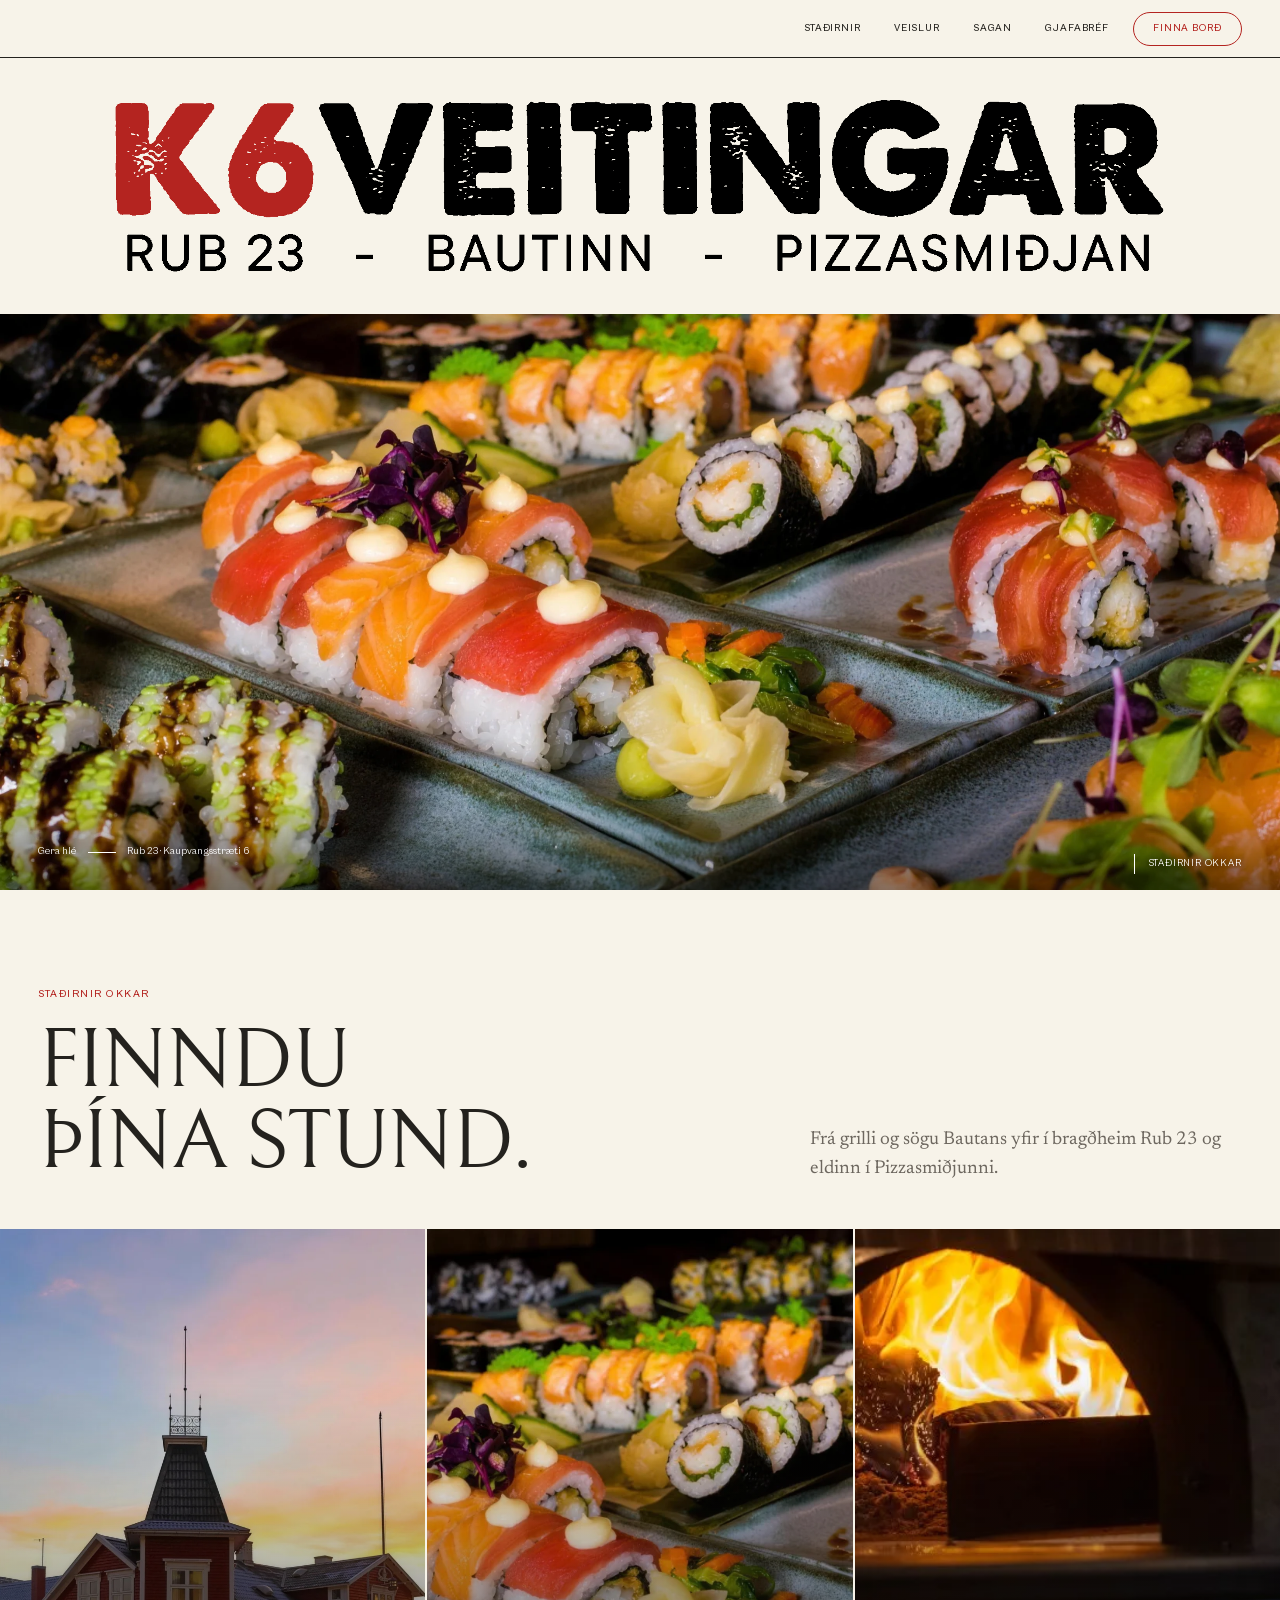
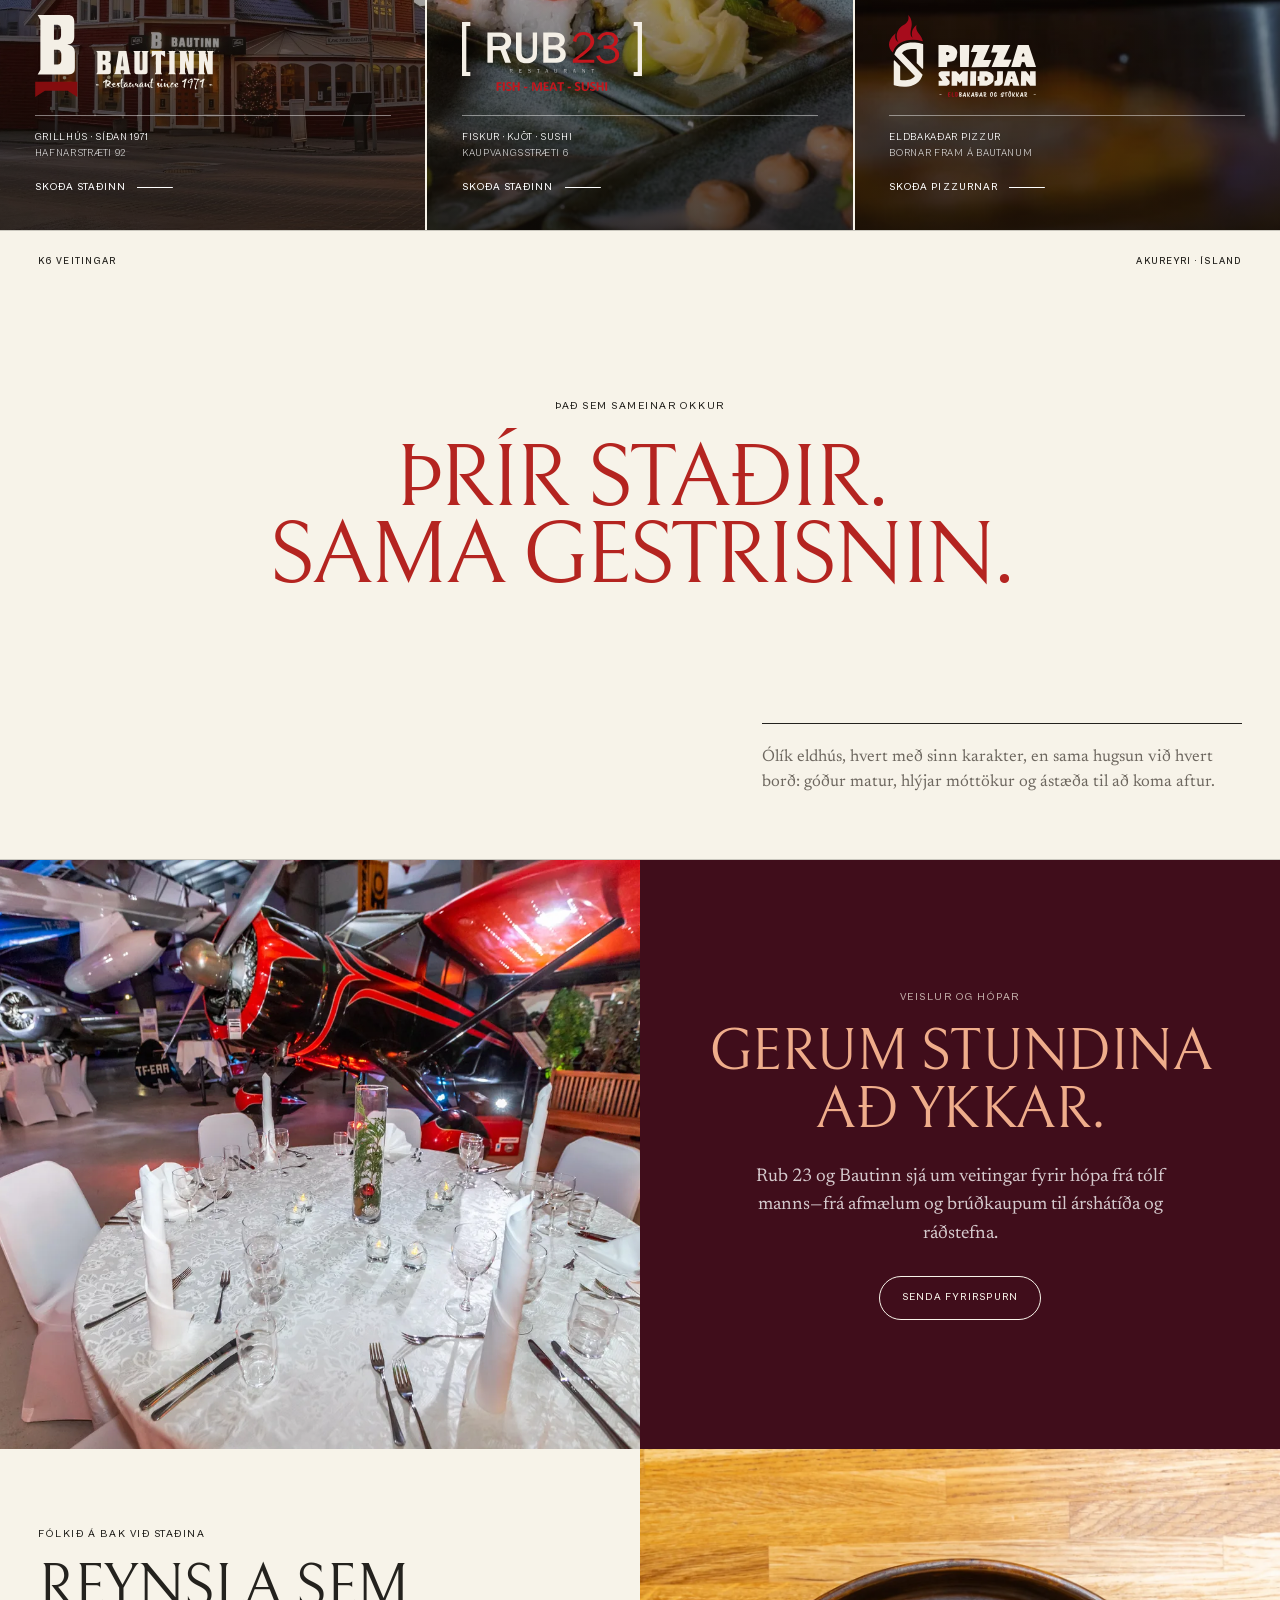
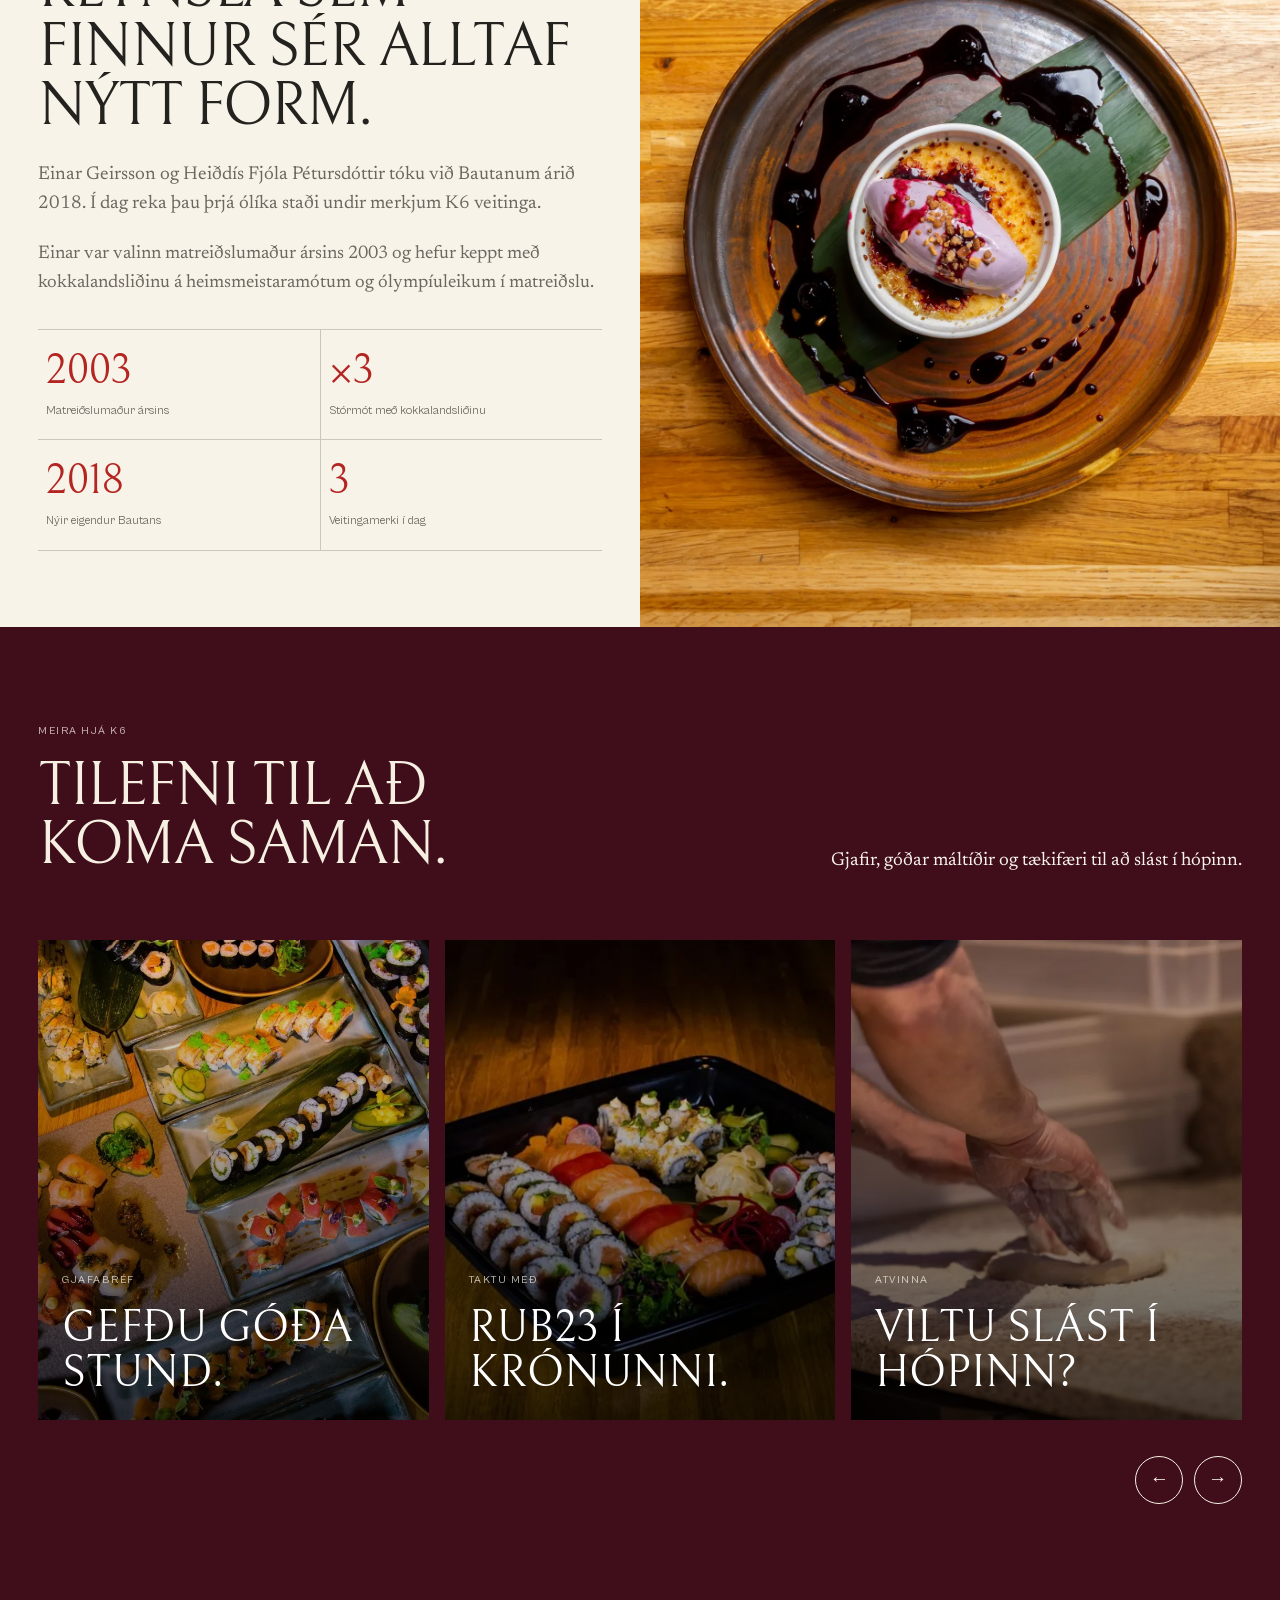
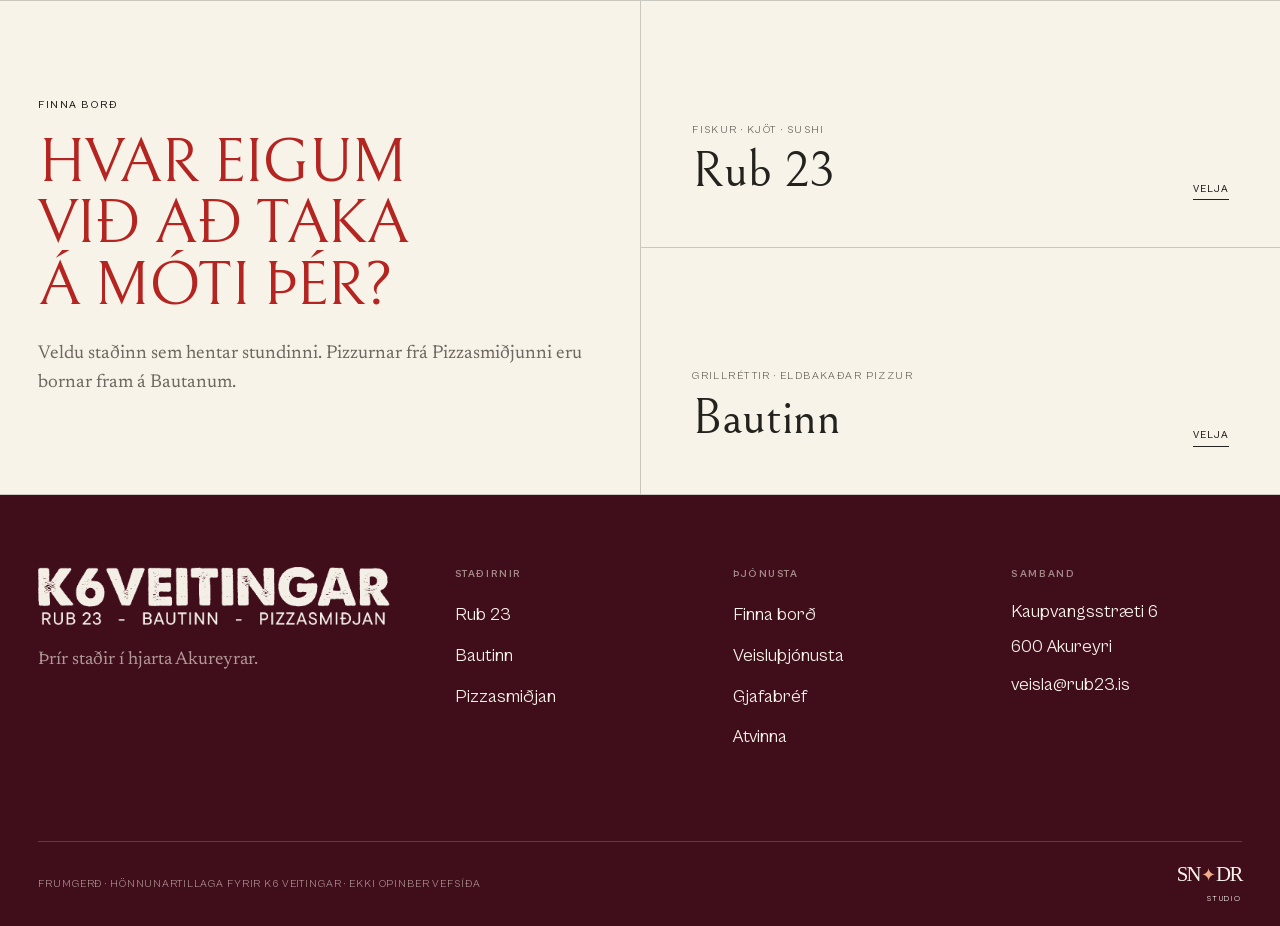
<file: index.html>
<!doctype html>
<html lang="is">
<head>
  <meta charset="utf-8">
  <meta name="viewport" content="width=device-width,initial-scale=1,viewport-fit=cover">
  <title>K6 veitingar · Bautinn, Rub 23 og Pizzasmiðjan á Akureyri</title>
  <meta name="description" content="Kynntu þér Bautann, Rub 23 og Pizzasmiðjuna í hjarta Akureyrar. Skoðaðu matseðla, finndu borð eða fáðu veitingar í næstu veislu.">
  <link rel="canonical" href="https://k6veitingar.is/">
  <meta name="theme-color" content="#171512"><meta name="robots" content="noindex,nofollow">
  <link rel="icon" href="assets/img/icons/icon-k6-32.png" sizes="32x32" type="image/png"><link rel="apple-touch-icon" href="assets/img/icons/icon-k6-180.png">
  <script>document.documentElement.classList.add('js');try{if(sessionStorage.getItem('k6-route-entry')){sessionStorage.removeItem('k6-route-entry');document.documentElement.classList.add('route-arriving')}}catch(error){}if(!document.documentElement.classList.contains('route-arriving'))document.documentElement.classList.add('site-intro-pending');setTimeout(function(){if(!document.documentElement.classList.contains('motion-ready'))document.documentElement.classList.add('motion-fallback');document.documentElement.classList.add('loader-timeout','site-intro-revealed');document.documentElement.classList.remove('site-intro-pending')},2200)</script>
  <link rel="preload" as="font" type="font/ttf" href="assets/fonts/bellefair/Bellefair-Regular.ttf" crossorigin><link rel="stylesheet" href="assets/css/cinematic.css?v=f999bf8d"><link rel="stylesheet" href="assets/css/reference.css?v=b9312f5f">
  <script type="application/ld+json">{"@context":"https://schema.org","@type":"Organization","name":"K6 veitingar","legalName":"K6 ehf.","taxID":"620310-0850","url":"https://k6veitingar.is/","address":{"@type":"PostalAddress","streetAddress":"Kaupvangsstræti 6","postalCode":"600","addressLocality":"Akureyri","addressCountry":"IS"},"founder":[{"@type":"Person","name":"Einar Geirsson"},{"@type":"Person","name":"Heiðdís Fjóla Pétursdóttir"}]}</script>
</head>
<body class="theme-k6">
  <a class="skip" href="#main">Beint í aðalefni</a><div class="route-curtain" aria-hidden="true"></div>
  <div class="site-loader" data-site-loader aria-hidden="true"><div class="site-loader__mark"><img src="assets/img/logo-k6.png" alt=""><span></span></div></div>
  <header class="site-header">
    <a class="header-identity group-mark" href="index.html" aria-label="K6 veitingar, forsíða"><img src="assets/img/logo-k6.png" alt="K6 veitingar"></a>
    <nav class="site-nav" aria-label="Aðalvalmynd"><a href="#stadirnir">Staðirnir</a><a href="#veislur">Veislur</a><a href="#sagan">Sagan</a><a href="#meira">Gjafabréf</a></nav>
    <div class="header-tools"><a class="header-action" href="#bokabord">Finna borð</a><button class="menu-toggle" type="button" data-menu-open aria-label="Opna valmynd" aria-expanded="false" aria-controls="menu"><span>Valmynd</span><i aria-hidden="true"></i></button></div>
  </header>
  <dialog class="menu-panel" id="menu" data-menu aria-label="Valmynd">
    <div class="menu-top"><a class="group-mark" href="index.html"><span>K</span>6</a><button class="menu-close" type="button" data-menu-close aria-label="Loka valmynd">×</button></div>
    <ol class="menu-links"><li><a href="#stadirnir">Staðirnir</a></li><li><a href="#veislur">Veislur</a></li><li><a href="#sagan">Sagan</a></li><li><a href="#bokabord">Finna borð</a></li></ol>
    <div class="menu-meta"><span>Akureyri · Ísland</span><a href="mailto:veisla@rub23.is">veisla@rub23.is</a></div>
  </dialog>

  <main id="main">
    <section class="hero" data-slideshow aria-labelledby="hero-title"><div class="hero-heading"><h1 id="hero-title"><img class="hero-masthead-logo" src="assets/img/logo-k6.png" alt="K6 veitingar" fetchpriority="high"></h1></div><div class="hero-stage"><img class="hero-slide is-current" src="assets/img/enhanced/rub23-1200.webp" srcset="assets/img/enhanced/rub23-1200.webp 1200w, assets/img/enhanced/rub23-2400.webp 2400w" sizes="100vw" alt="Sushi og réttir frá Rub 23" data-place="Rub 23 · Kaupvangsstræti 6" fetchpriority="high"><img class="hero-slide" src="assets/img/enhanced/bautinn-1200.webp" srcset="assets/img/enhanced/bautinn-1200.webp 1200w, assets/img/enhanced/bautinn-2400.webp 2400w" sizes="100vw" alt="Bautinn við Hafnarstræti" data-place="Bautinn · Hafnarstræti 92" aria-hidden="true"><img class="hero-slide" src="assets/img/enhanced/pizza-1200.webp" srcset="assets/img/enhanced/pizza-1200.webp 1200w, assets/img/enhanced/pizza-2400.webp 2400w" sizes="100vw" alt="Pizza í eldofni Pizzasmiðjunnar" data-place="Pizzasmiðjan · Hafnarstræti 92" aria-hidden="true"><div class="hero-foot"><button class="slide-control" type="button" data-slide-toggle aria-pressed="false"><span class="slide-state">Gera hlé</span><i aria-hidden="true"></i><span data-slide-label>Rub 23 · Kaupvangsstræti 6</span></button><a class="scroll-cue" href="#stadirnir">Staðirnir okkar</a></div>
    </div></section>

    <section class="venues section--dark" id="stadirnir" aria-labelledby="venues-title"><div class="shell">
      <div class="section-head" data-reveal><div><p class="eyebrow eyebrow--light">Staðirnir okkar</p><h2 class="display display--lg" id="venues-title">Finndu þína stund.</h2></div><p class="lede">Frá grilli og sögu Bautans yfir í bragðheim Rub 23 og eldinn í Pizzasmiðjunni.</p></div>
      <div class="venue-grid" aria-label="Veitingastaðir K6">
        <a class="venue-card" href="bautinn.html" data-reveal><img src="assets/img/enhanced/bautinn-1200.webp" srcset="assets/img/enhanced/bautinn-1200.webp 1200w, assets/img/enhanced/bautinn-2400.webp 2400w" sizes="(min-width:701px) 40vw, 84vw" alt="Bautinn í Hafnarstræti 92" loading="lazy"><div class="venue-card-content"><img class="venue-card-logo" src="assets/img/logo-bautinn-bone.svg" alt="Bautinn"><div class="venue-card-meta"><span>Grillhús · síðan 1971</span><span>Hafnarstræti 92</span></div><span class="venue-card-action">Skoða staðinn</span></div></a>
        <a class="venue-card" href="rub23.html" data-reveal><img src="assets/img/enhanced/rub23-1200.webp" srcset="assets/img/enhanced/rub23-1200.webp 1200w, assets/img/enhanced/rub23-2400.webp 2400w" sizes="(min-width:701px) 30vw, 84vw" alt="Réttur frá Rub 23" loading="lazy"><div class="venue-card-content"><img class="venue-card-logo" src="assets/img/logo-rub23-bone.svg" alt="Rub 23"><div class="venue-card-meta"><span>Fiskur · kjöt · sushi</span><span>Kaupvangsstræti 6</span></div><span class="venue-card-action">Skoða staðinn</span></div></a>
        <a class="venue-card" href="pizzasmidjan.html" data-reveal><img class="venue-card-photo--pizza" src="assets/img/w/pz-09-800.webp" srcset="assets/img/w/pz-09-800.webp 800w, assets/img/w/pz-09-1400.webp 1400w" sizes="(min-width:701px) 30vw, 100vw" alt="Eldur logar í ofni Pizzasmiðjunnar" loading="lazy"><div class="venue-card-content"><img class="venue-card-logo" src="assets/img/logo-pizzasmidjan-bone.svg" alt="Pizzasmiðjan"><div class="venue-card-meta"><span>Eldbakaðar pizzur</span><span>Bornar fram á Bautanum</span></div><span class="venue-card-action">Skoða pizzurnar</span></div></a>
      </div>
    </div></section>

    <section class="group-manifesto" aria-labelledby="manifesto-title">
      <div class="manifesto-meta" aria-hidden="true"><span>K6 veitingar</span><span>Akureyri · Ísland</span></div>
      <div class="manifesto-center" data-reveal>
        <p class="eyebrow">Það sem sameinar okkur</p>
        <h2 id="manifesto-title">Þrír staðir.<br>Sama gestrisnin.</h2>
      </div>
      <p class="manifesto-copy" data-reveal>Ólík eldhús, hvert með sinn karakter, en sama hugsun við hvert borð: góður matur, hlýjar móttökur og ástæða til að koma aftur.</p>
    </section>

    <section class="image-plate" id="veislur" data-parallax aria-labelledby="events-title"><img src="assets/img/w/k6-03-800.webp" srcset="assets/img/w/k6-03-800.webp 800w, assets/img/w/k6-03-1400.webp 1400w, assets/img/w/k6-03-2000.webp 2000w" sizes="100vw" alt="Veisluborð frá K6 veitingum" loading="lazy"><div class="plate-copy" data-reveal><p class="eyebrow eyebrow--light">Veislur og hópar</p><h2 class="display display--lg" id="events-title">Gerum stundina að ykkar.</h2><p class="lede">Rub 23 og Bautinn sjá um veitingar fyrir hópa frá tólf manns—frá afmælum og brúðkaupum til árshátíða og ráðstefna.</p><a class="button button--light" href="mailto:veisla@rub23.is?subject=Fyrirspurn%20um%20veislu">Senda fyrirspurn</a></div></section>

    <section class="editorial-split" id="sagan">
      <div class="split-copy" data-reveal><p class="eyebrow">Fólkið á bak við staðina</p><h2 class="display display--md">Reynsla sem finnur sér alltaf nýtt form.</h2><p class="lede">Einar Geirsson og Heiðdís Fjóla Pétursdóttir tóku við Bautanum árið 2018. Í dag reka þau þrjá ólíka staði undir merkjum K6 veitinga.</p><p class="copy">Einar var valinn matreiðslumaður ársins 2003 og hefur keppt með kokkalandsliðinu á heimsmeistaramótum og ólympíuleikum í matreiðslu.</p><div class="fact-row"><div class="fact"><strong>2003</strong><span>Matreiðslumaður ársins</span></div><div class="fact"><strong>×3</strong><span>Stórmót með kokkalandsliðinu</span></div><div class="fact"><strong>2018</strong><span>Nýir eigendur Bautans</span></div><div class="fact"><strong>3</strong><span>Veitingamerki í dag</span></div></div></div>
      <div class="split-media" data-reveal><img src="assets/img/w/rub-08-1400.webp" alt="Réttur úr eldhúsi Rub 23" loading="lazy"></div>
    </section>

    <section class="section section--dark" id="meira"><div class="shell">
      <div class="section-head" data-reveal><div><p class="eyebrow eyebrow--light">Meira hjá K6</p><h2 class="display display--md">Tilefni til að koma saman.</h2></div><p class="lede">Gjafir, góðar máltíðir og tækifæri til að slást í hópinn.</p></div>
      <div class="utility-rail" id="utility-rail"><a class="utility-card" href="https://k6veitingar.is/is/gjafabref" rel="noopener"><img src="assets/img/w/rub-04-800.webp" alt="Sushi frá Rub 23" loading="lazy"><div><p class="eyebrow eyebrow--light">Gjafabréf</p><h3>Gefðu góða stund.</h3></div></a><a class="utility-card" href="https://takeaway.dineout.is/rub23kronan/order?lng=is" rel="noopener"><img src="assets/img/w/rub-06-800.webp" alt="Sushi til að taka með" loading="lazy"><div><p class="eyebrow eyebrow--light">Taktu með</p><h3>Rub23 í Krónunni.</h3></div></a><a class="utility-card" href="https://k6veitingar.is/is/atvinna" rel="noopener"><img src="assets/img/w/pz-06-1400.webp" alt="Deig hnoðað í eldhúsi" loading="lazy"><div><p class="eyebrow eyebrow--light">Atvinna</p><h3>Viltu slást í hópinn?</h3></div></a></div>
      <div class="rail-controls" data-rail-controls="utility-rail"><button class="rail-button" type="button" data-rail-step="prev" aria-label="Fyrra">←</button><button class="rail-button" type="button" data-rail-step="next" aria-label="Næsta">→</button></div>
    </div></section>

    <section class="booking-close" id="bokabord" aria-labelledby="booking-title"><div class="booking-copy" data-reveal><p class="eyebrow">Finna borð</p><h2 class="display display--lg" id="booking-title">Hvar eigum við að taka á móti þér?</h2><p class="lede">Veldu staðinn sem hentar stundinni. Pizzurnar frá Pizzasmiðjunni eru bornar fram á Bautanum.</p></div><div class="booking-options"><a class="booking-option" href="https://www.dineout.is/is/rub23?isolation=true"><span><small>Fiskur · kjöt · sushi</small><strong>Rub 23</strong></span><i aria-hidden="true">↗</i></a><a class="booking-option" href="bautinn.html#bokabord"><span><small>Grillréttir · eldbakaðar pizzur</small><strong>Bautinn</strong></span><i aria-hidden="true">↗</i></a></div></section>
  </main>

  <footer class="site-footer"><div class="footer-grid"><div><img class="footer-brand-logo" src="assets/img/logo-k6-bone.png" alt="K6 veitingar"><p class="copy">Þrír staðir í hjarta Akureyrar.</p></div><div class="footer-col"><h3>Staðirnir</h3><ul><li><a href="rub23.html">Rub 23</a></li><li><a href="bautinn.html">Bautinn</a></li><li><a href="pizzasmidjan.html">Pizzasmiðjan</a></li></ul></div><div class="footer-col"><h3>Þjónusta</h3><ul><li><a href="#bokabord">Finna borð</a></li><li><a href="#veislur">Veisluþjónusta</a></li><li><a href="https://k6veitingar.is/is/gjafabref">Gjafabréf</a></li><li><a href="https://k6veitingar.is/is/atvinna">Atvinna</a></li></ul></div><div class="footer-col"><h3>Samband</h3><ul><li>Kaupvangsstræti 6</li><li>600 Akureyri</li><li><a href="mailto:veisla@rub23.is">veisla@rub23.is</a></li></ul></div></div><div class="footer-base"><span>Frumgerð · hönnunartillaga fyrir K6 veitingar · ekki opinber vefsíða</span><a class="sndr" href="https://sndrstudio.is" target="_blank" rel="noopener" aria-label="Hannað af SNDR Studio"><span class="sndr__mark">SN<i>✦</i>DR</span><span class="sndr__studio">STUDIO</span></a></div></footer>
  <nav class="mobile-dock" aria-label="Flýtileiðir"><a href="#stadirnir">Staðirnir</a><a href="#bokabord">Finna borð</a></nav>
  <script src="assets/vendor/gsap.min.js?v=5e6e6cba" defer></script><script src="assets/vendor/ScrollTrigger.min.js?v=00a3e5c7" defer></script><script src="assets/vendor/lenis.min.js?v=f81a5e41" defer></script><script src="assets/js/cinematic.js?v=5f9c25f2" defer></script>
</body>
</html>
</file>
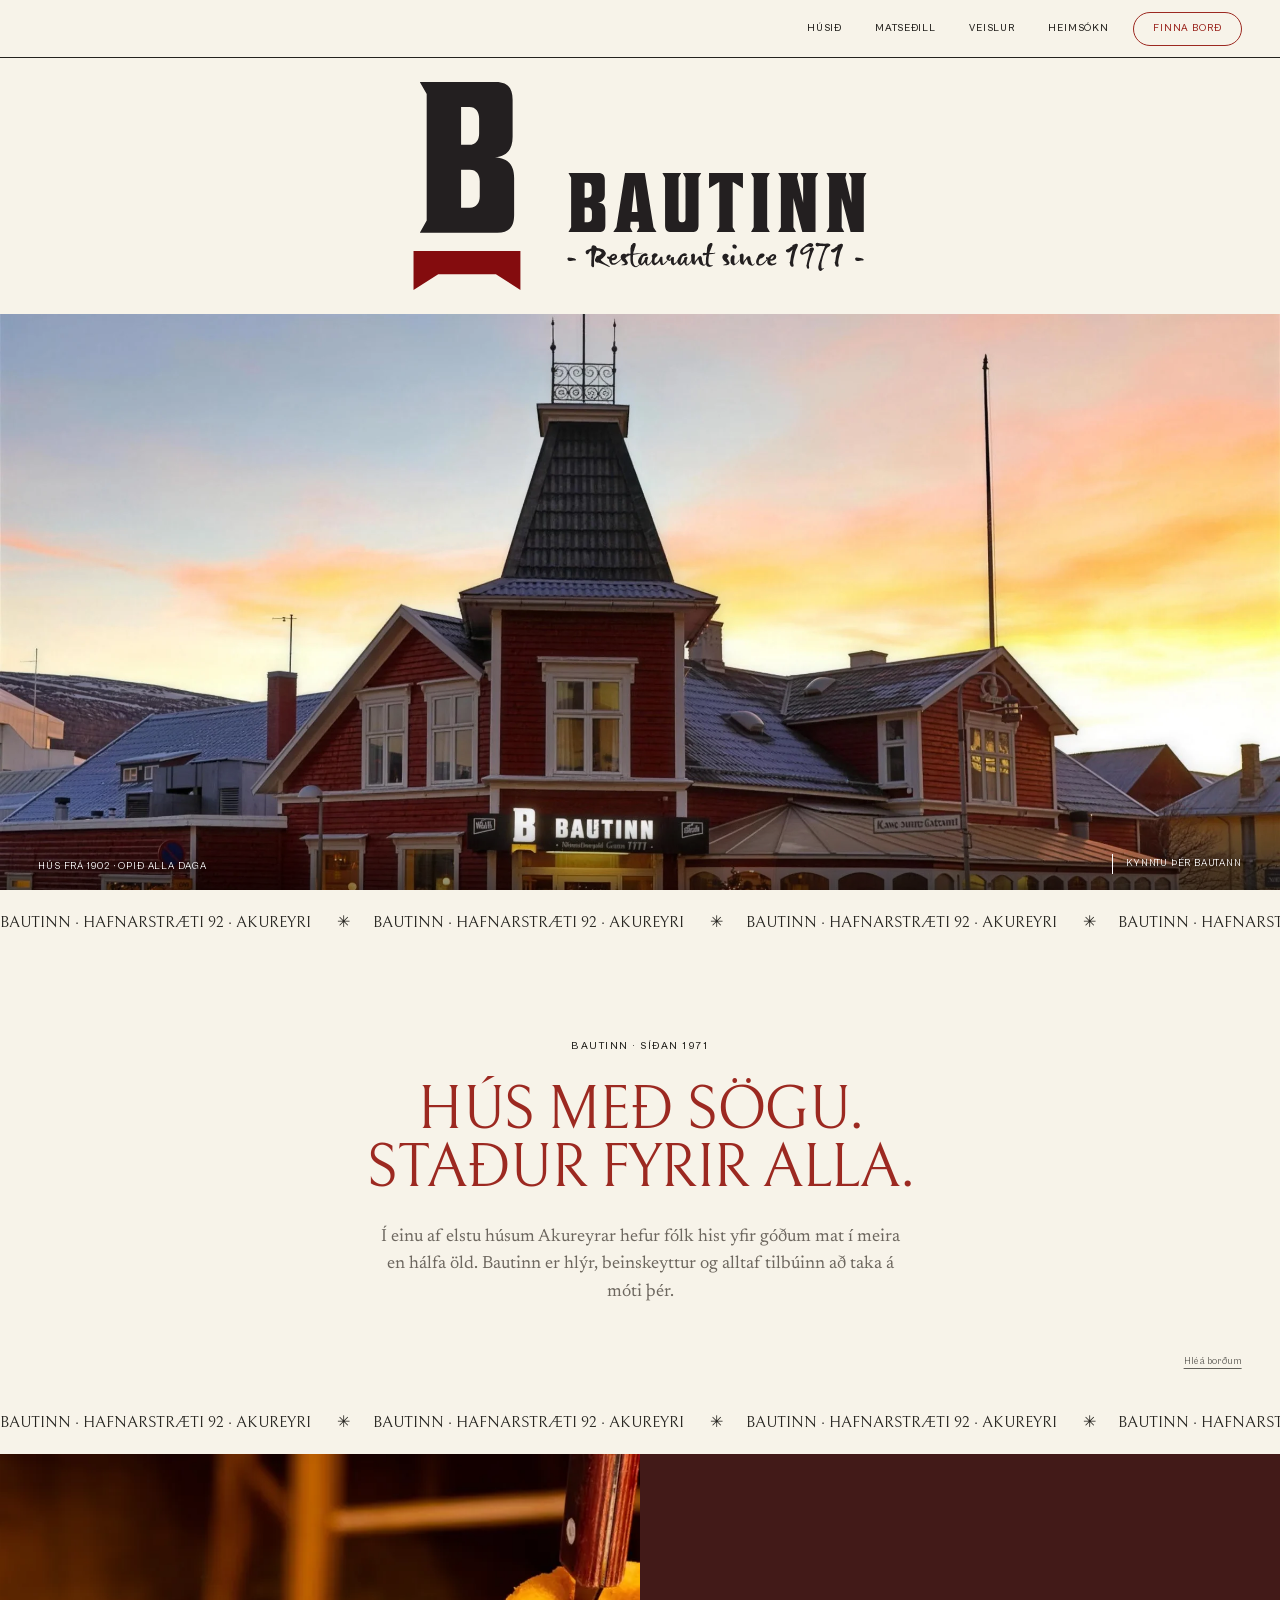
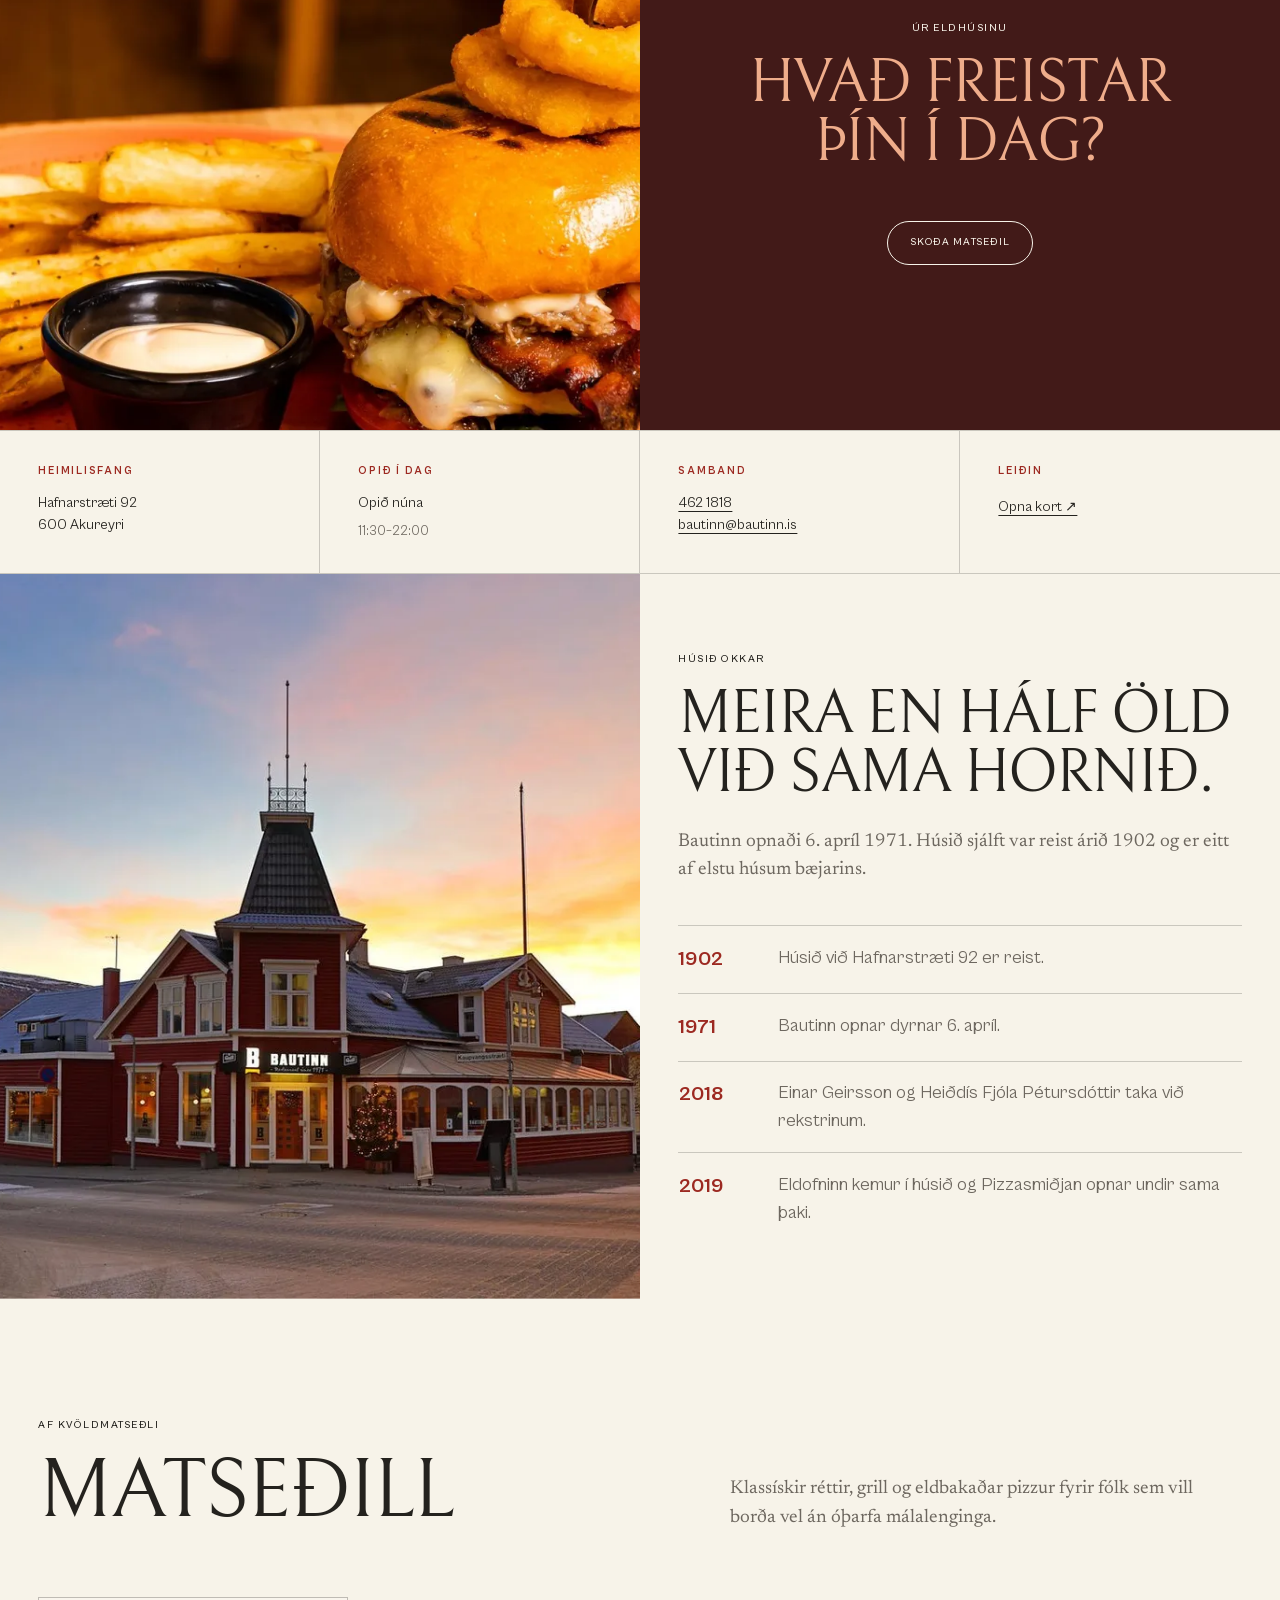
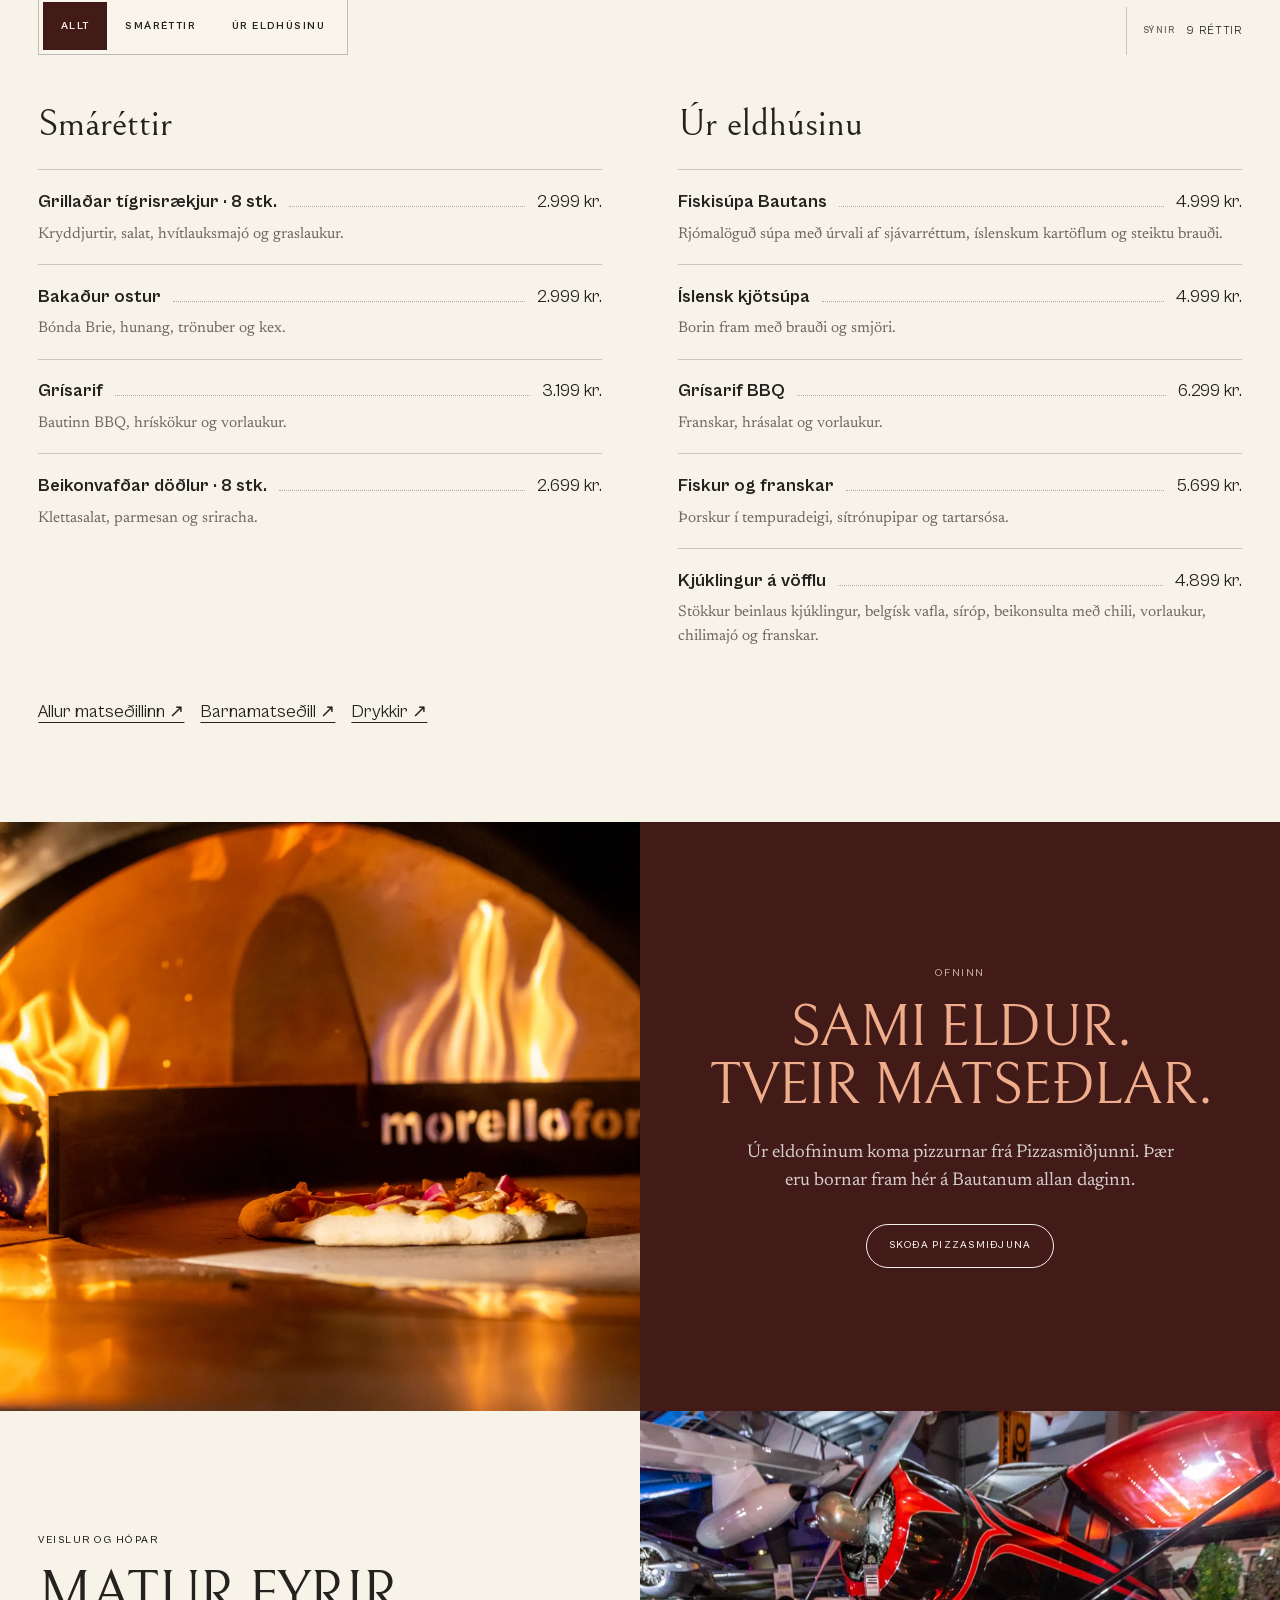
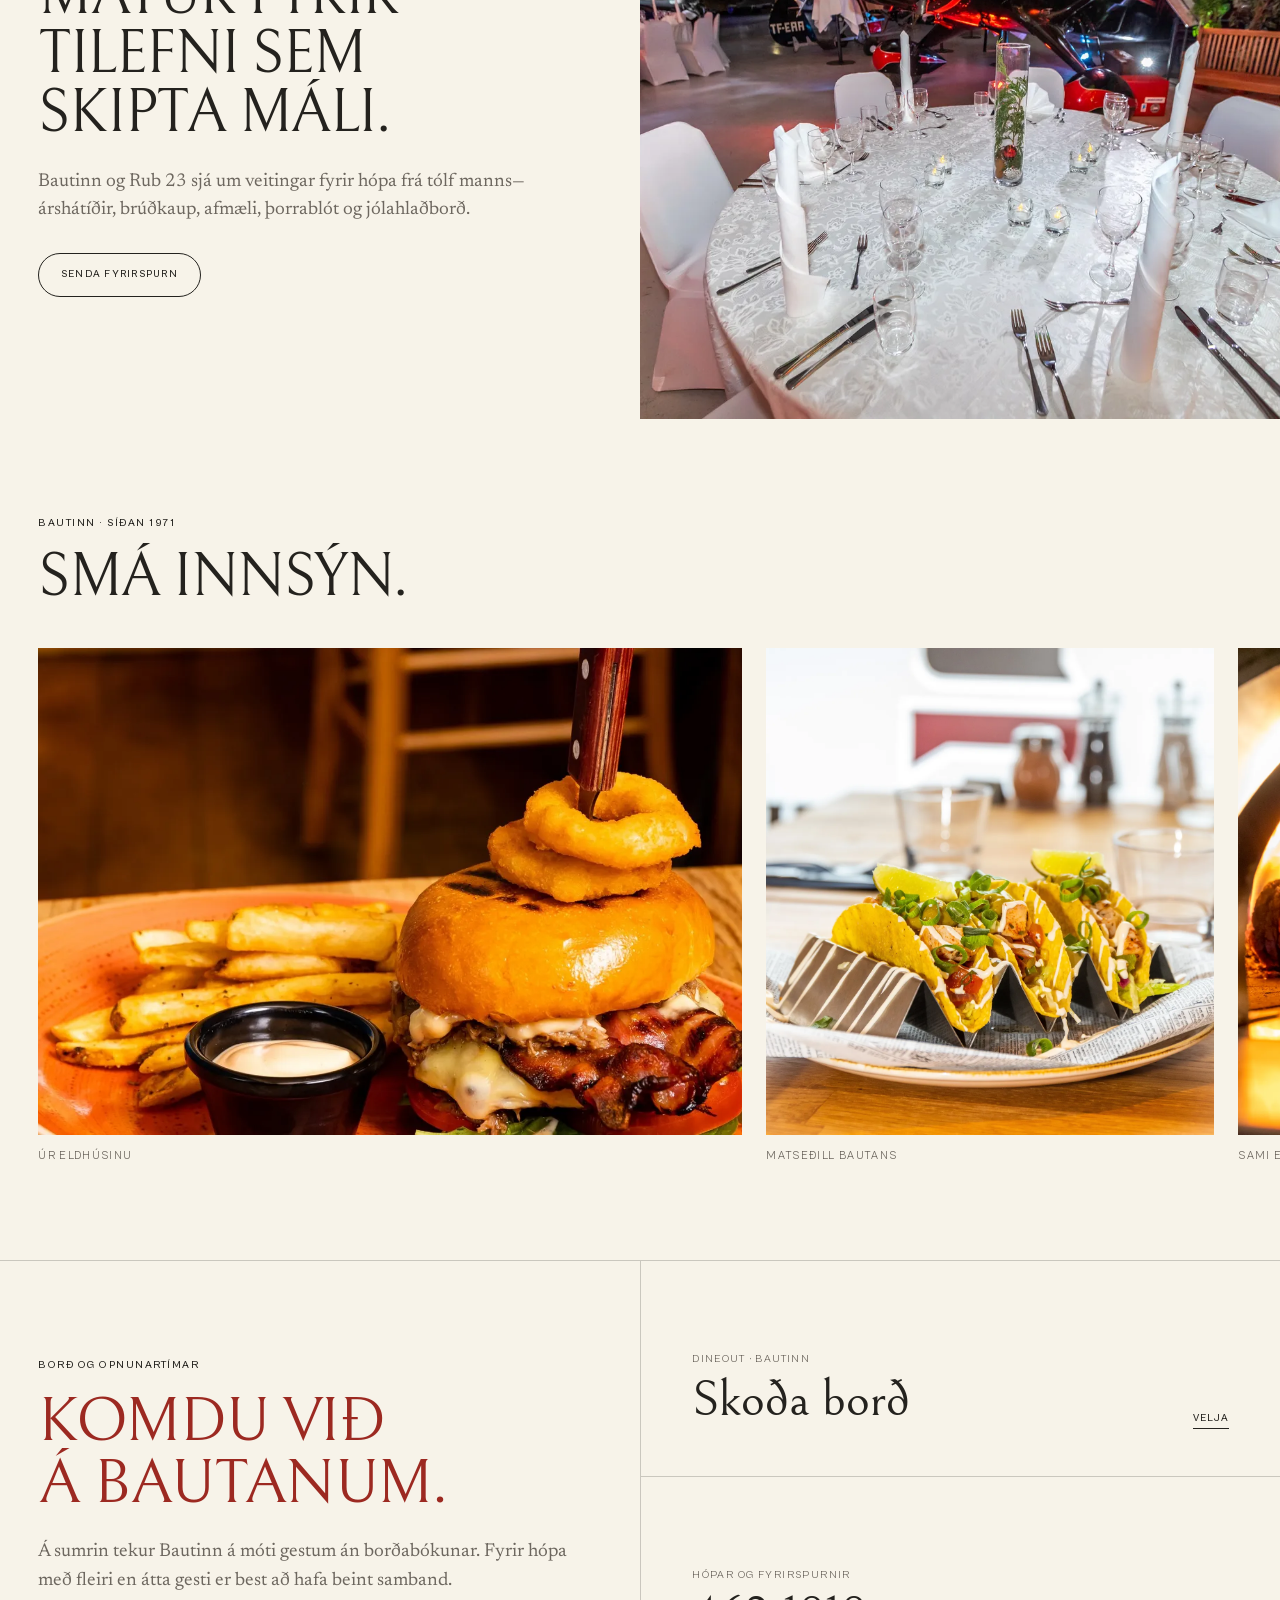
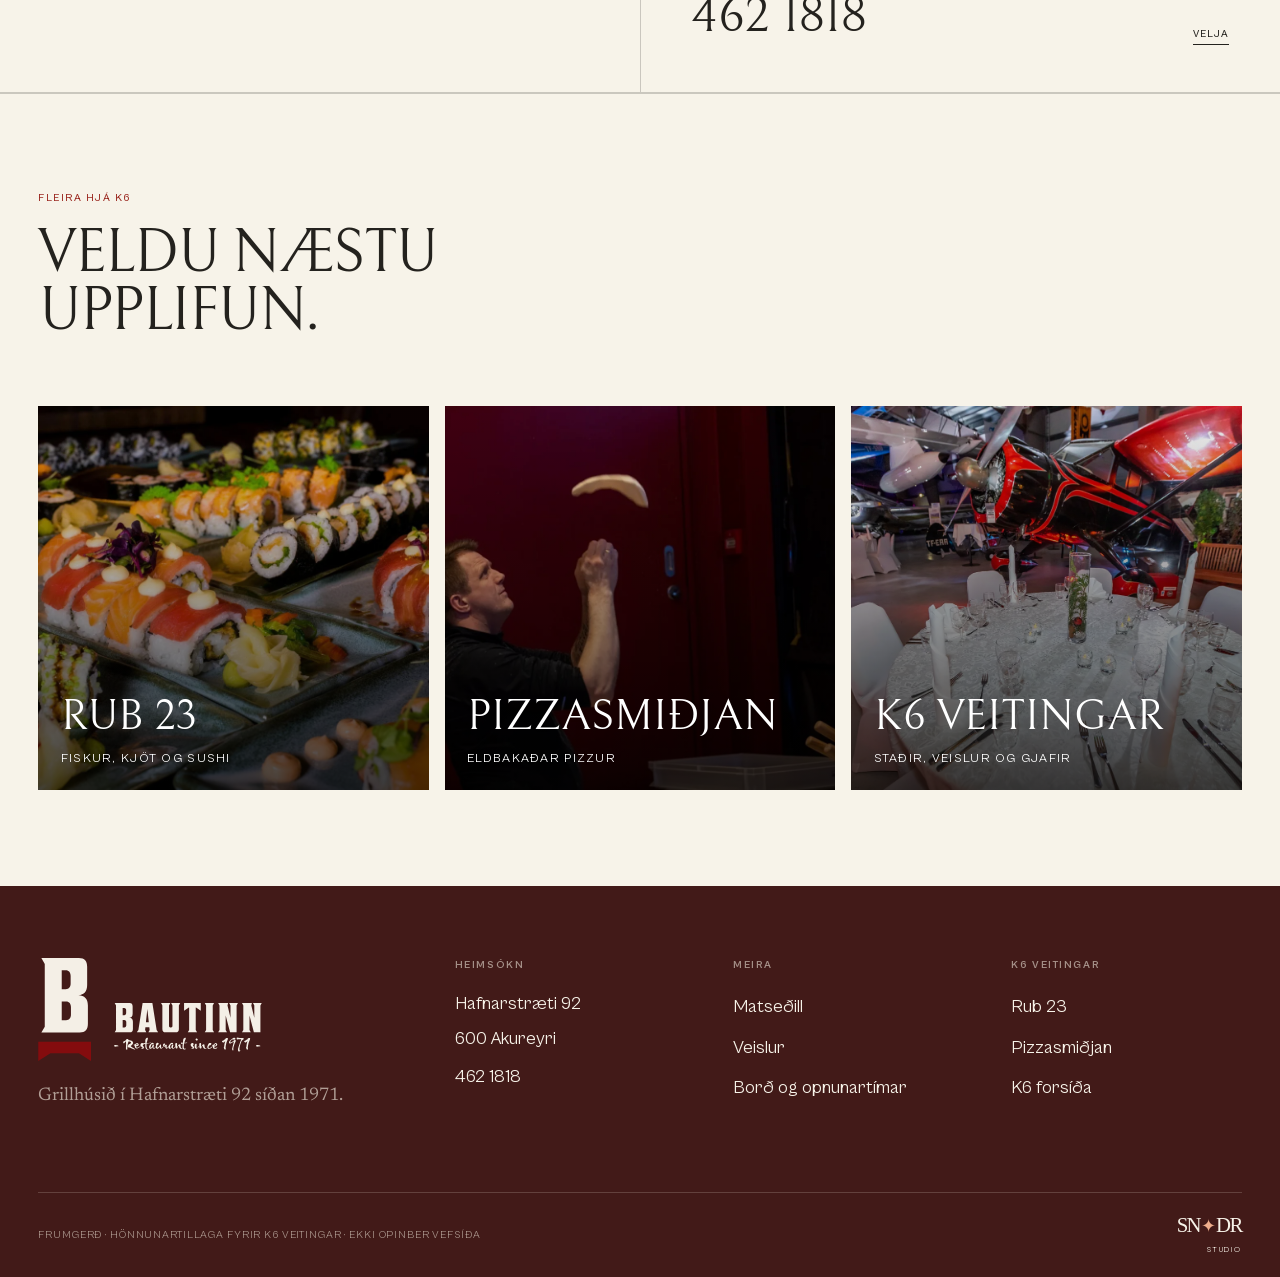
<file: bautinn.html>
<!doctype html>
<html lang="is">
<head>
  <meta charset="utf-8"><meta name="viewport" content="width=device-width,initial-scale=1,viewport-fit=cover">
  <title>Bautinn · grillhúsið í Hafnarstræti 92 síðan 1971</title><meta name="description" content="Bautinn er grillhús í einu af elstu húsum Akureyrar. Skoðaðu matseðil, opnunartíma og borðabókanir.">
  <link rel="canonical" href="https://bautinn.is/"><meta name="theme-color" content="#201713"><meta name="robots" content="noindex,nofollow">
  <link rel="icon" href="assets/img/icons/icon-bautinn-32.png" sizes="32x32" type="image/png"><link rel="apple-touch-icon" href="assets/img/icons/icon-bautinn-180.png">
  <script>document.documentElement.classList.add('js');try{if(sessionStorage.getItem('k6-route-entry')){sessionStorage.removeItem('k6-route-entry');document.documentElement.classList.add('route-arriving')}}catch(error){}setTimeout(function(){if(!document.documentElement.classList.contains('motion-ready'))document.documentElement.classList.add('motion-fallback')},2200)</script><link rel="preload" as="font" type="font/ttf" href="assets/fonts/bellefair/Bellefair-Regular.ttf" crossorigin><link rel="stylesheet" href="assets/css/cinematic.css?v=f999bf8d"><link rel="stylesheet" href="assets/css/reference.css?v=b9312f5f">
  <script type="application/ld+json">{"@context":"https://schema.org","@type":"Restaurant","name":"Bautinn","url":"https://bautinn.is/","telephone":"+354-462-1818","email":"bautinn@bautinn.is","foundingDate":"1971-04-06","parentOrganization":{"@type":"Organization","name":"K6 veitingar"},"address":{"@type":"PostalAddress","streetAddress":"Hafnarstræti 92","postalCode":"600","addressLocality":"Akureyri","addressCountry":"IS"}}</script>
</head>
<body class="theme-bautinn">
  <a class="skip" href="#main">Beint í aðalefni</a><div class="route-curtain" aria-hidden="true"></div>
  <header class="site-header"><div class="header-identity header-brand"><a class="header-home" href="bautinn.html" aria-label="Bautinn, forsíða"><img src="assets/img/logo-bautinn.svg" alt="Bautinn"></a><a class="group-return" href="index.html">K6 veitingar</a></div><nav class="site-nav" aria-label="Aðalvalmynd"><a href="#husid">Húsið</a><a href="#matsedill">Matseðill</a><a href="#veisla">Veislur</a><a href="#heimsokn">Heimsókn</a></nav><div class="header-tools"><a class="header-action" href="#bokabord">Finna borð</a><button class="menu-toggle" type="button" data-menu-open aria-label="Opna valmynd" aria-expanded="false" aria-controls="menu"><span>Valmynd</span><i aria-hidden="true"></i></button></div></header>
  <dialog class="menu-panel" id="menu" data-menu aria-label="Valmynd"><div class="menu-top"><div class="header-brand"><a class="group-mark" href="index.html"><span>K</span>6</a><span class="venue-name">Bautinn</span></div><button class="menu-close" type="button" data-menu-close aria-label="Loka valmynd">×</button></div><ol class="menu-links"><li><a href="#husid">Húsið</a></li><li><a href="#matsedill">Matseðill</a></li><li><a href="#veisla">Veislur</a></li><li><a href="#bokabord">Finna borð</a></li></ol><div class="menu-meta"><span>Hafnarstræti 92</span><a href="tel:+3544621818">462 1818</a></div></dialog>

  <main id="main">
    <section class="hero" aria-labelledby="hero-title"><div class="hero-heading"><h1 id="hero-title"><img class="hero-masthead-logo" src="assets/img/logo-bautinn.svg" alt="Bautinn" fetchpriority="high"></h1></div><div class="hero-stage"><img class="hero-media" src="assets/img/enhanced/bautinn-1200.webp" srcset="assets/img/enhanced/bautinn-1200.webp 1200w, assets/img/enhanced/bautinn-2400.webp 2400w" sizes="100vw" alt="Bautinn í Hafnarstræti 92 í kvöldsól" fetchpriority="high"><div class="hero-foot"><span>Hús frá 1902 · opið alla daga</span><a class="scroll-cue" href="#inngangur">Kynntu þér Bautann</a></div></div></section>

    <section class="statement" id="inngangur"><div class="chapter-ribbon" aria-hidden="true"><div class="ribbon-track"><div><span>Bautinn · Hafnarstræti 92 · Akureyri <i>✳</i></span><span>Bautinn · Hafnarstræti 92 · Akureyri <i>✳</i></span><span>Bautinn · Hafnarstræti 92 · Akureyri <i>✳</i></span><span>Bautinn · Hafnarstræti 92 · Akureyri <i>✳</i></span></div><div><span>Bautinn · Hafnarstræti 92 · Akureyri <i>✳</i></span><span>Bautinn · Hafnarstræti 92 · Akureyri <i>✳</i></span><span>Bautinn · Hafnarstræti 92 · Akureyri <i>✳</i></span><span>Bautinn · Hafnarstræti 92 · Akureyri <i>✳</i></span></div></div></div><div class="statement-inner"><p class="eyebrow">Bautinn · síðan 1971</p><h2 class="statement-title" data-reveal>Hús með sögu.<br>Staður fyrir alla.</h2><p class="statement-note" data-reveal>Í einu af elstu húsum Akureyrar hefur fólk hist yfir góðum mat í meira en hálfa öld. Bautinn er hlýr, beinskeyttur og alltaf tilbúinn að taka á móti þér.</p></div><div class="chapter-ribbon chapter-ribbon--reverse" aria-hidden="true"><div class="ribbon-track"><div><span>Bautinn · Hafnarstræti 92 · Akureyri <i>✳</i></span><span>Bautinn · Hafnarstræti 92 · Akureyri <i>✳</i></span><span>Bautinn · Hafnarstræti 92 · Akureyri <i>✳</i></span><span>Bautinn · Hafnarstræti 92 · Akureyri <i>✳</i></span></div><div><span>Bautinn · Hafnarstræti 92 · Akureyri <i>✳</i></span><span>Bautinn · Hafnarstræti 92 · Akureyri <i>✳</i></span><span>Bautinn · Hafnarstræti 92 · Akureyri <i>✳</i></span><span>Bautinn · Hafnarstræti 92 · Akureyri <i>✳</i></span></div></div></div><button class="ribbon-toggle" type="button" data-ribbon-toggle aria-pressed="false" aria-label="Gera hlé á hreyfingu borða">Hlé á borðum</button></section>
<section class="menu-gateway"><div class="gateway-media" data-parallax><img src="assets/img/w/baut-01-1400.webp" alt="Réttur frá Bautanum" loading="lazy"></div><div class="gateway-copy"><p class="eyebrow" data-reveal>Úr eldhúsinu</p><h2 class="display display--md" data-reveal>Hvað freistar<br>þín í dag?</h2><a class="button button--light" href="#matsedill">Skoða matseðil</a></div></section>



    <section class="info-band" id="heimsokn" aria-label="Upplýsingar um Bautann"><div class="info-item"><h3>Heimilisfang</h3><p>Hafnarstræti 92<br>600 Akureyri</p></div><div class="info-item"><h3>Opið í dag</h3><p data-hours='{"0":[["12:00","22:00"]],"1":[["11:30","22:00"]],"2":[["11:30","22:00"]],"3":[["11:30","22:00"]],"4":[["11:30","22:00"]],"5":[["11:30","22:00"]],"6":[["12:00","22:00"]]}'>Sjá opnunartíma</p></div><div class="info-item"><h3>Samband</h3><p><a href="tel:+3544621818">462 1818</a><br><a href="mailto:bautinn@bautinn.is">bautinn@bautinn.is</a></p></div><div class="info-item"><h3>Leiðin</h3><a href="https://www.google.com/maps/search/?api=1&amp;query=Bautinn+Hafnarstr%C3%A6ti+92+Akureyri">Opna kort ↗</a></div></section>

    <section class="feature" id="husid"><div class="feature-media" data-parallax><img src="assets/img/w/baut-06-800.webp" alt="Bautinn við Hafnarstræti 92" loading="lazy"></div><div class="feature-copy" data-reveal><p class="eyebrow">Húsið okkar</p><h2 class="display display--md">Meira en hálf öld við sama hornið.</h2><p class="lede">Bautinn opnaði 6. apríl 1971. Húsið sjálft var reist árið 1902 og er eitt af elstu húsum bæjarins.</p><ol class="timeline"><li><strong>1902</strong><p>Húsið við Hafnarstræti 92 er reist.</p></li><li><strong>1971</strong><p>Bautinn opnar dyrnar 6. apríl.</p></li><li><strong>2018</strong><p>Einar Geirsson og Heiðdís Fjóla Pétursdóttir taka við rekstrinum.</p></li><li><strong>2019</strong><p>Eldofninn kemur í húsið og Pizzasmiðjan opnar undir sama þaki.</p></li></ol></div></section>

    <section class="menu-section" id="matsedill"><div class="shell"><div class="section-head" data-reveal><div><p class="eyebrow">Af kvöldmatseðli</p><h2 class="display display--lg">Matseðill</h2></div><p class="lede">Klassískir réttir, grill og eldbakaðar pizzur fyrir fólk sem vill borða vel án óþarfa málalenginga.</p></div><div class="menu-toolbar"><div class="filter-group" role="group" aria-label="Flokkar matseðils"><button type="button" data-menu-filter="all" aria-pressed="true">Allt</button><button type="button" data-menu-filter="smarettir">Smáréttir</button><button type="button" data-menu-filter="eldhus">Úr eldhúsinu</button></div><p class="menu-count" data-menu-count aria-live="polite"></p></div><div class="courses" data-menu-browser>
      <div class="course" data-menu-category="smarettir"><h3>Smáréttir</h3><ul class="dishes"><li class="dish"><div class="dish__top"><span class="dish__n">Grillaðar tígrisrækjur · 8 stk.</span><span class="dish__dots"></span><span class="dish__p">2.999 kr.</span></div><p class="dish__d">Kryddjurtir, salat, hvítlauksmajó og graslaukur.</p></li><li class="dish"><div class="dish__top"><span class="dish__n">Bakaður ostur</span><span class="dish__dots"></span><span class="dish__p">2.999 kr.</span></div><p class="dish__d">Bónda Brie, hunang, trönuber og kex.</p></li><li class="dish"><div class="dish__top"><span class="dish__n">Grísarif</span><span class="dish__dots"></span><span class="dish__p">3.199 kr.</span></div><p class="dish__d">Bautinn BBQ, hrískökur og vorlaukur.</p></li><li class="dish"><div class="dish__top"><span class="dish__n">Beikonvafðar döðlur · 8 stk.</span><span class="dish__dots"></span><span class="dish__p">2.699 kr.</span></div><p class="dish__d">Klettasalat, parmesan og sriracha.</p></li></ul></div>
      <div class="course" data-menu-category="eldhus"><h3>Úr eldhúsinu</h3><ul class="dishes"><li class="dish"><div class="dish__top"><span class="dish__n">Fiskisúpa Bautans</span><span class="dish__dots"></span><span class="dish__p">4.999 kr.</span></div><p class="dish__d">Rjómalöguð súpa með úrvali af sjávarréttum, íslenskum kartöflum og steiktu brauði.</p></li><li class="dish"><div class="dish__top"><span class="dish__n">Íslensk kjötsúpa</span><span class="dish__dots"></span><span class="dish__p">4.999 kr.</span></div><p class="dish__d">Borin fram með brauði og smjöri.</p></li><li class="dish"><div class="dish__top"><span class="dish__n">Grísarif BBQ</span><span class="dish__dots"></span><span class="dish__p">6.299 kr.</span></div><p class="dish__d">Franskar, hrásalat og vorlaukur.</p></li><li class="dish"><div class="dish__top"><span class="dish__n">Fiskur og franskar</span><span class="dish__dots"></span><span class="dish__p">5.699 kr.</span></div><p class="dish__d">Þorskur í tempuradeigi, sítrónupipar og tartarsósa.</p></li><li class="dish"><div class="dish__top"><span class="dish__n">Kjúklingur á vöfflu</span><span class="dish__dots"></span><span class="dish__p">4.899 kr.</span></div><p class="dish__d">Stökkur beinlaus kjúklingur, belgísk vafla, síróp, beikonsulta með chili, vorlaukur, chilimajó og franskar.</p></li></ul></div>
    </div><div class="menu-links-row"><a href="https://www.bautinn.is/is/matsedlar/kvoldmatsedill">Allur matseðillinn ↗</a><a href="https://www.bautinn.is/is/matsedlar/barnamatsedill">Barnamatseðill ↗</a><a href="https://www.bautinn.is/is/matsedlar/drykkir">Drykkir ↗</a></div></div></section>

    <section class="image-plate" data-parallax aria-labelledby="oven-title"><img src="assets/img/w/baut-03-2000.webp" alt="Eldofninn í Hafnarstræti 92" loading="lazy"><div class="plate-copy" data-reveal><p class="eyebrow eyebrow--light">Ofninn</p><h2 class="display display--lg" id="oven-title">Sami eldur. Tveir matseðlar.</h2><p class="lede">Úr eldofninum koma pizzurnar frá Pizzasmiðjunni. Þær eru bornar fram hér á Bautanum allan daginn.</p><a class="button button--light" href="pizzasmidjan.html">Skoða Pizzasmiðjuna</a></div></section>

    <section class="editorial-split" id="veisla"><div class="split-copy" data-reveal><p class="eyebrow">Veislur og hópar</p><h2 class="display display--md">Matur fyrir tilefni sem skipta máli.</h2><p class="lede">Bautinn og Rub 23 sjá um veitingar fyrir hópa frá tólf manns—árshátíðir, brúðkaup, afmæli, þorrablót og jólahlaðborð.</p><a class="button button--ink" href="mailto:veisla@rub23.is?subject=Fyrirspurn%20um%20veislu">Senda fyrirspurn</a></div><div class="split-media"><img src="assets/img/w/k6-03-1400.webp" alt="Veisluborð frá K6" loading="lazy"></div></section>

    <section class="gallery-chapter"><div class="gallery-heading"><p class="eyebrow">Bautinn · síðan 1971</p><h2 class="display display--md">Smá innsýn.</h2></div><div class="photo-rail" aria-label="Myndir frá Bautanum"><figure><img src="assets/img/w/baut-01-1400.webp" alt="Hamborgari og franskar á Bautanum" loading="lazy"><figcaption>Úr eldhúsinu</figcaption></figure><figure><img src="assets/img/w/baut-05-1400.webp" alt="Taco á Bautanum" loading="lazy"><figcaption>Matseðill Bautans</figcaption></figure><figure><img src="assets/img/w/baut-03-2000.webp" alt="Eldofninn í Hafnarstræti" loading="lazy"><figcaption>Sami eldur · tvö vörumerki</figcaption></figure></div></section>
<section class="booking-close" id="bokabord"><div class="booking-copy" data-reveal><p class="eyebrow">Borð og opnunartímar</p><h2 class="display display--lg">Komdu við á Bautanum.</h2><p class="lede">Á sumrin tekur Bautinn á móti gestum án borðabókunar. Fyrir hópa með fleiri en átta gesti er best að hafa beint samband.</p></div><div class="booking-options"><a class="booking-option" href="https://www.dineout.is/is/bautinn?isolation=true"><span><small>Dineout · Bautinn</small><strong>Skoða borð</strong></span><i aria-hidden="true">↗</i></a><a class="booking-option" href="tel:+3544621818"><span><small>Hópar og fyrirspurnir</small><strong>462 1818</strong></span><i aria-hidden="true">↗</i></a></div></section>

    <section class="sibling-section section--dark"><div class="shell"><div class="section-head" data-reveal><div><p class="eyebrow eyebrow--light">Fleira hjá K6</p><h2 class="display display--md">Veldu næstu upplifun.</h2></div></div><div class="sibling-grid"><a class="sibling" href="rub23.html"><img src="assets/img/enhanced/rub23-1200.webp" alt="Rub 23" loading="lazy"><div><h3>Rub 23</h3><p>Fiskur, kjöt og sushi</p></div></a><a class="sibling" href="pizzasmidjan.html"><img src="assets/img/w/pz-05-1400.webp" alt="Pizzasmiðjan" loading="lazy"><div><h3>Pizzasmiðjan</h3><p>Eldbakaðar pizzur</p></div></a><a class="sibling" href="index.html"><img src="assets/img/w/k6-03-1400.webp" alt="K6 veitingar" loading="lazy"><div><h3>K6 veitingar</h3><p>Staðir, veislur og gjafir</p></div></a></div></div></section>
  </main>

  <footer class="site-footer"><div class="footer-grid"><div><img class="footer-brand-logo footer-brand-logo--bautinn" src="assets/img/logo-bautinn-bone.svg" alt="Bautinn"><p class="copy">Grillhúsið í Hafnarstræti 92 síðan 1971.</p></div><div class="footer-col"><h3>Heimsókn</h3><ul><li>Hafnarstræti 92</li><li>600 Akureyri</li><li><a href="tel:+3544621818">462 1818</a></li></ul></div><div class="footer-col"><h3>Meira</h3><ul><li><a href="#matsedill">Matseðill</a></li><li><a href="#veisla">Veislur</a></li><li><a href="#bokabord">Borð og opnunartímar</a></li></ul></div><div class="footer-col"><h3>K6 veitingar</h3><ul><li><a href="rub23.html">Rub 23</a></li><li><a href="pizzasmidjan.html">Pizzasmiðjan</a></li><li><a href="index.html">K6 forsíða</a></li></ul></div></div><div class="footer-base"><span>Frumgerð · hönnunartillaga fyrir K6 veitingar · ekki opinber vefsíða</span><a class="sndr" href="https://sndrstudio.is" target="_blank" rel="noopener" aria-label="Hannað af SNDR Studio"><span class="sndr__mark">SN<i>✦</i>DR</span><span class="sndr__studio">STUDIO</span></a></div></footer>
  <nav class="mobile-dock" aria-label="Flýtileiðir"><a href="#matsedill">Matseðill</a><a href="#bokabord">Finna borð</a></nav>
  <script src="assets/vendor/gsap.min.js?v=5e6e6cba" defer></script><script src="assets/vendor/ScrollTrigger.min.js?v=00a3e5c7" defer></script><script src="assets/vendor/lenis.min.js?v=f81a5e41" defer></script><script src="assets/js/cinematic.js?v=5f9c25f2" defer></script>
</body>
</html>
</file>
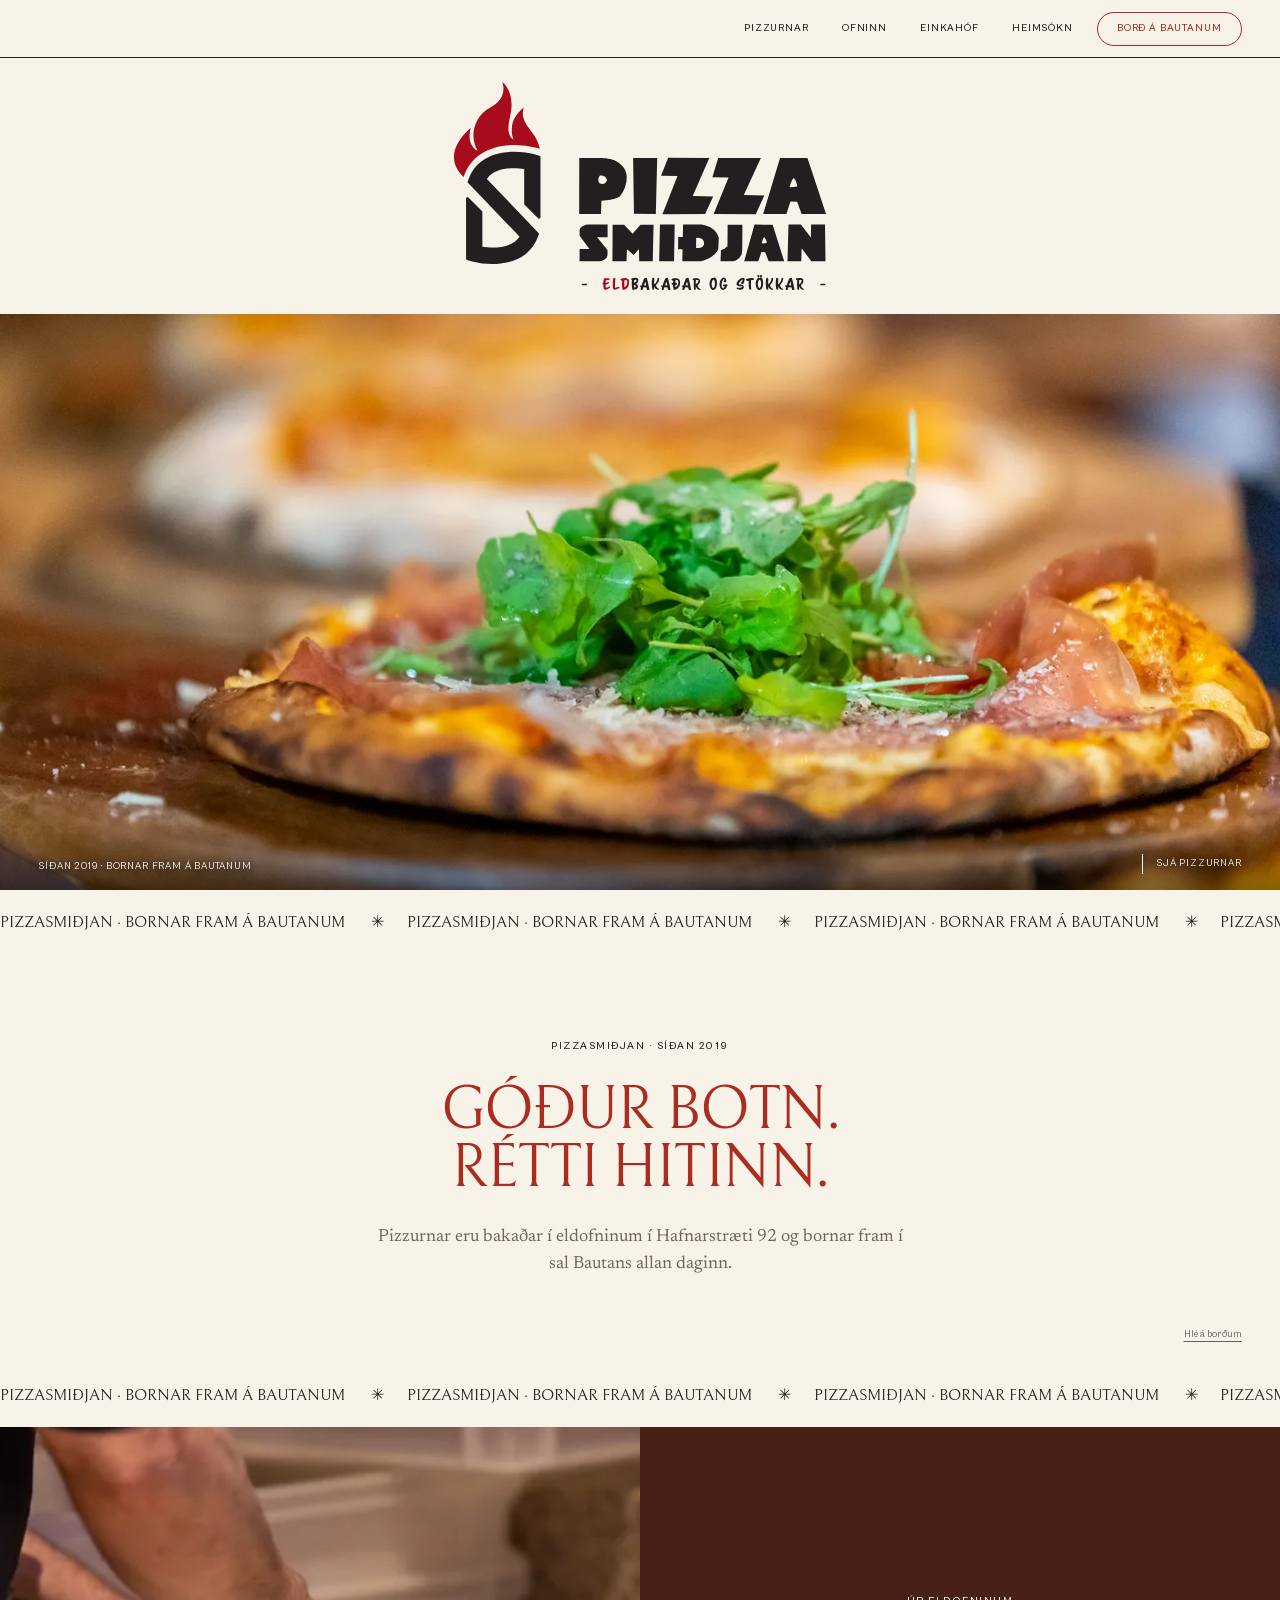
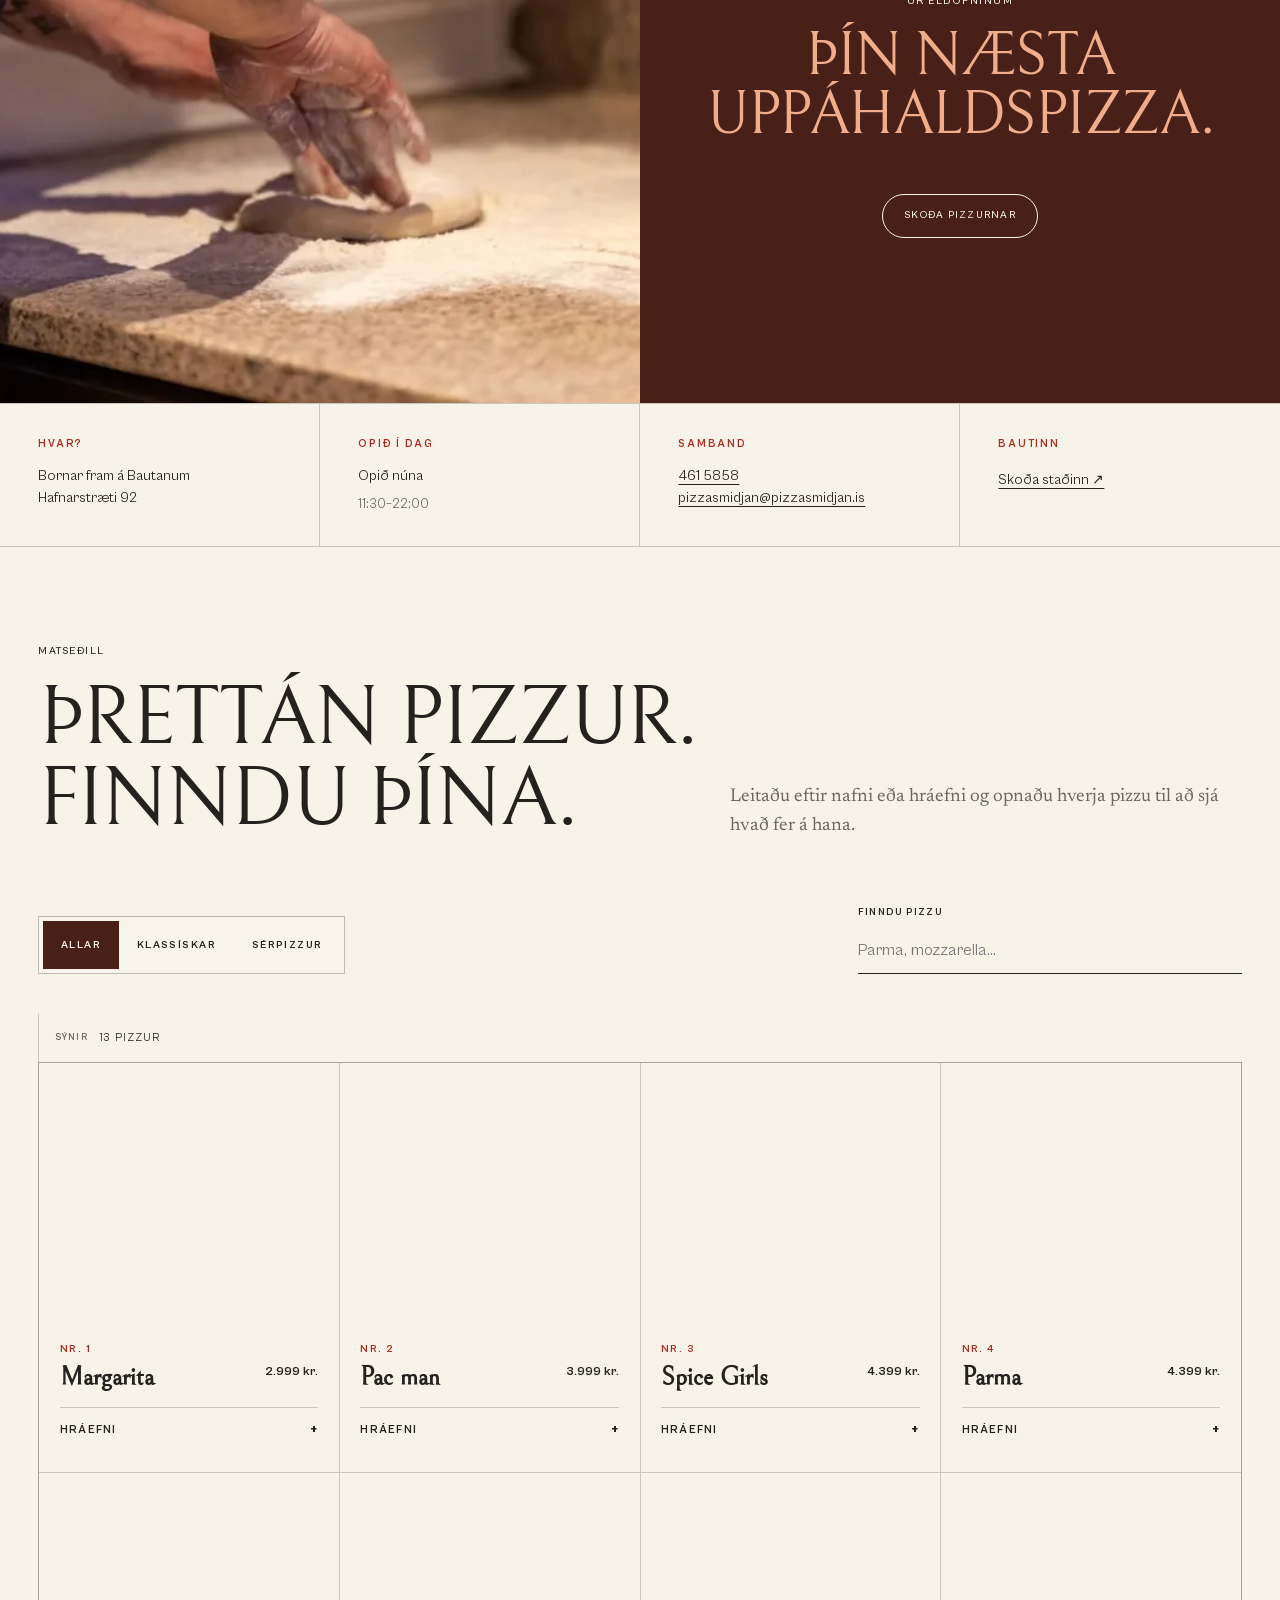
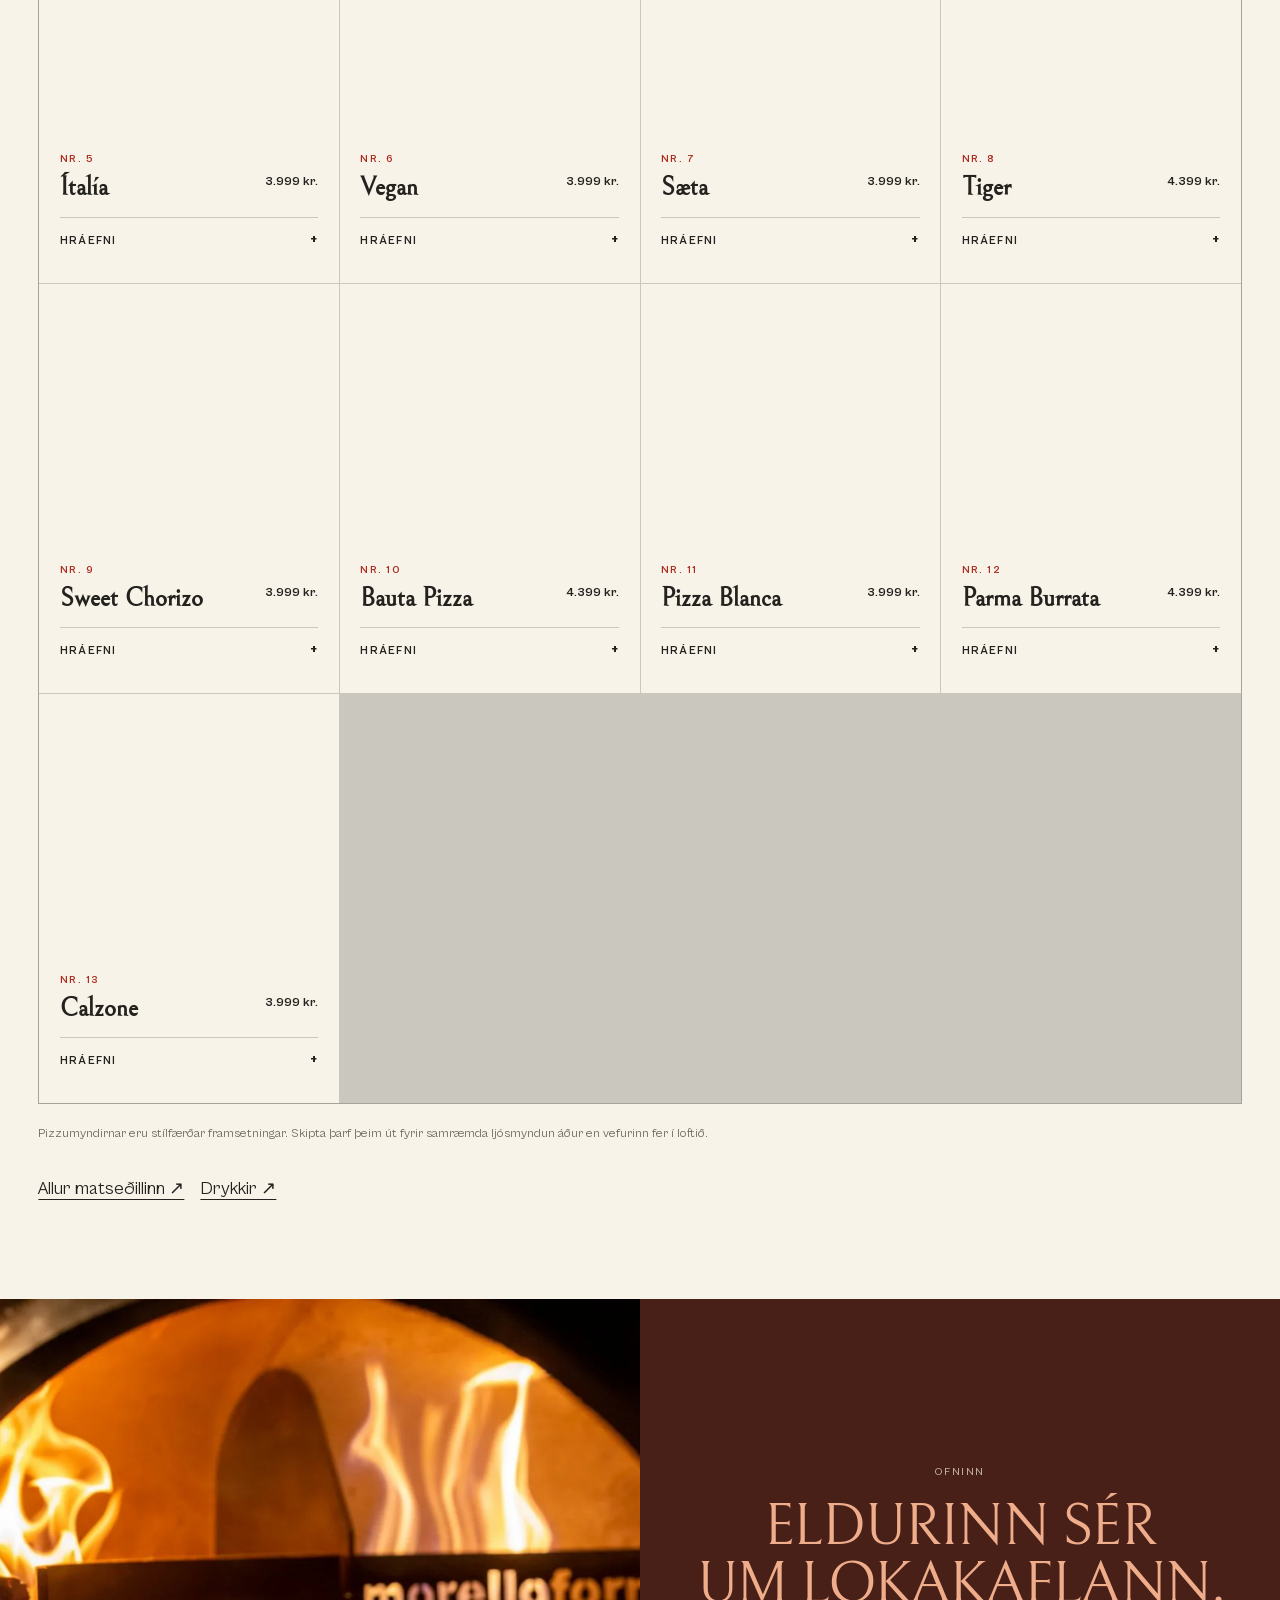
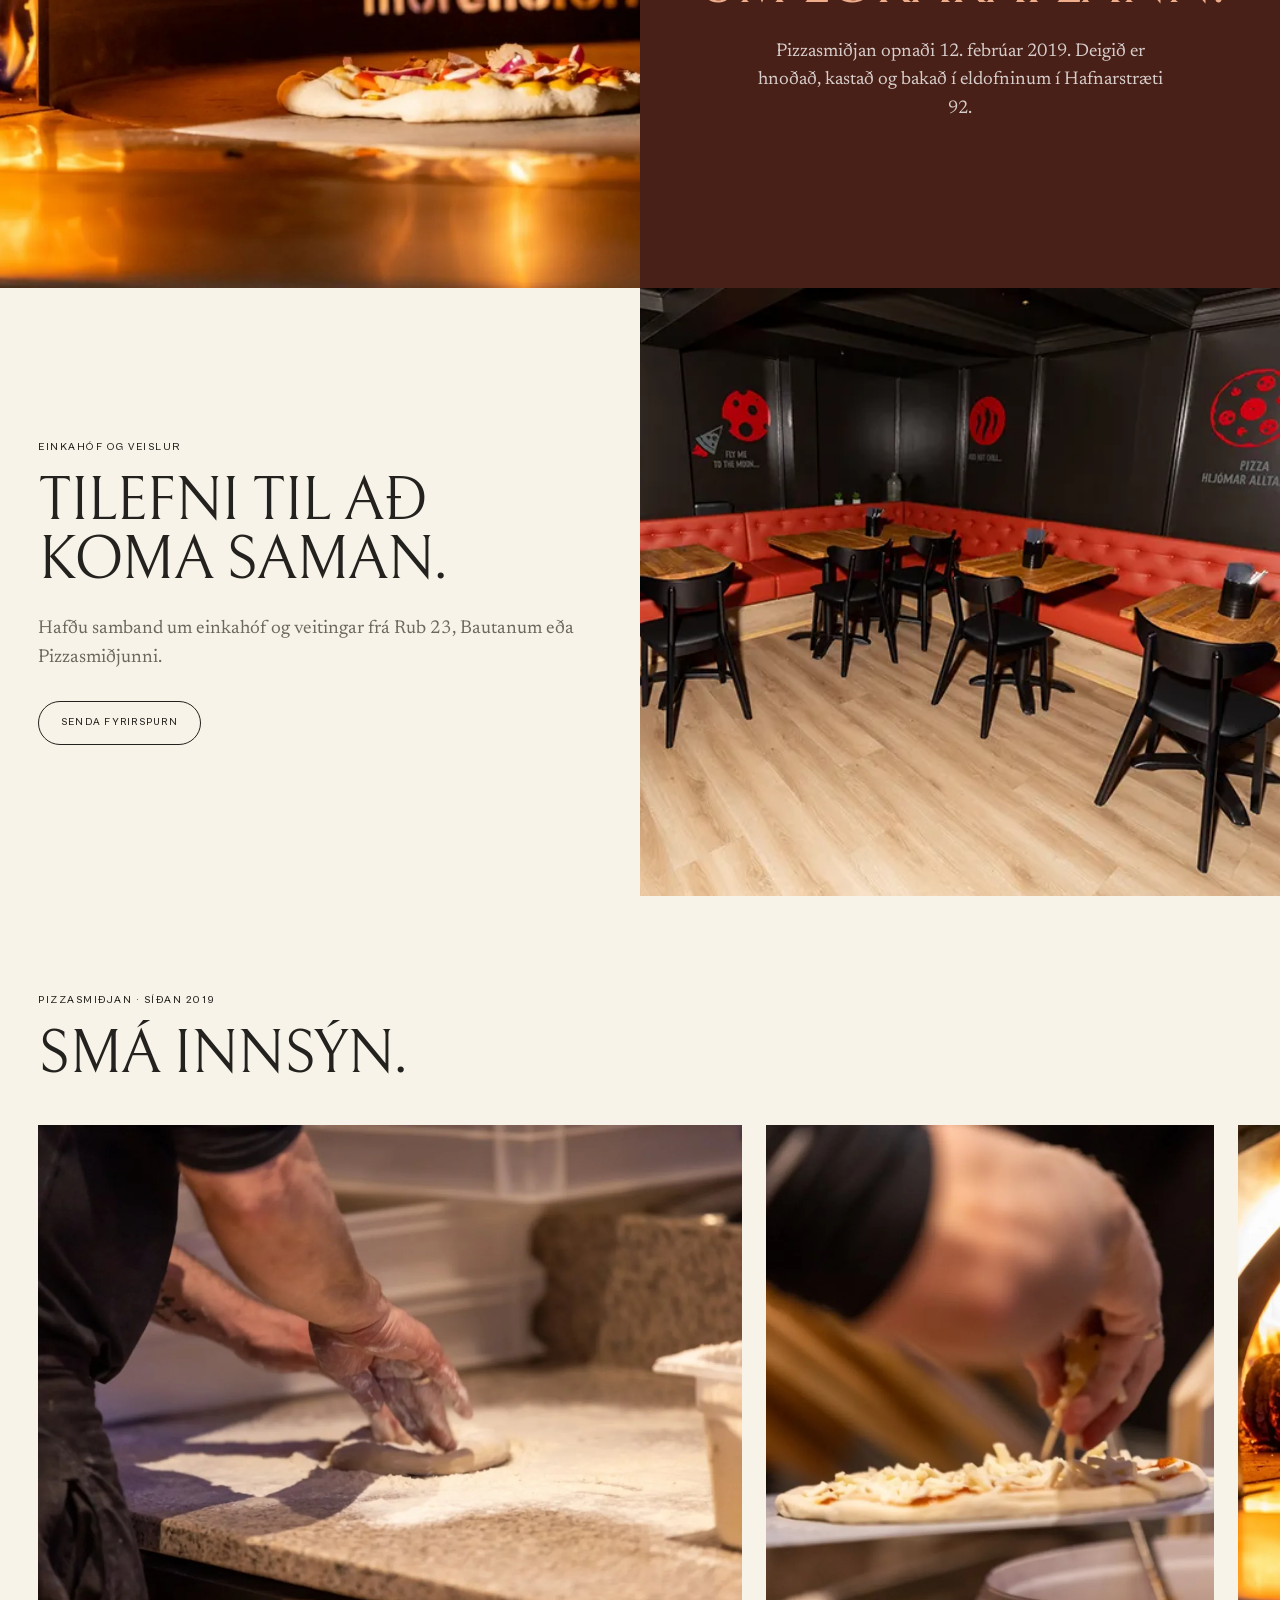
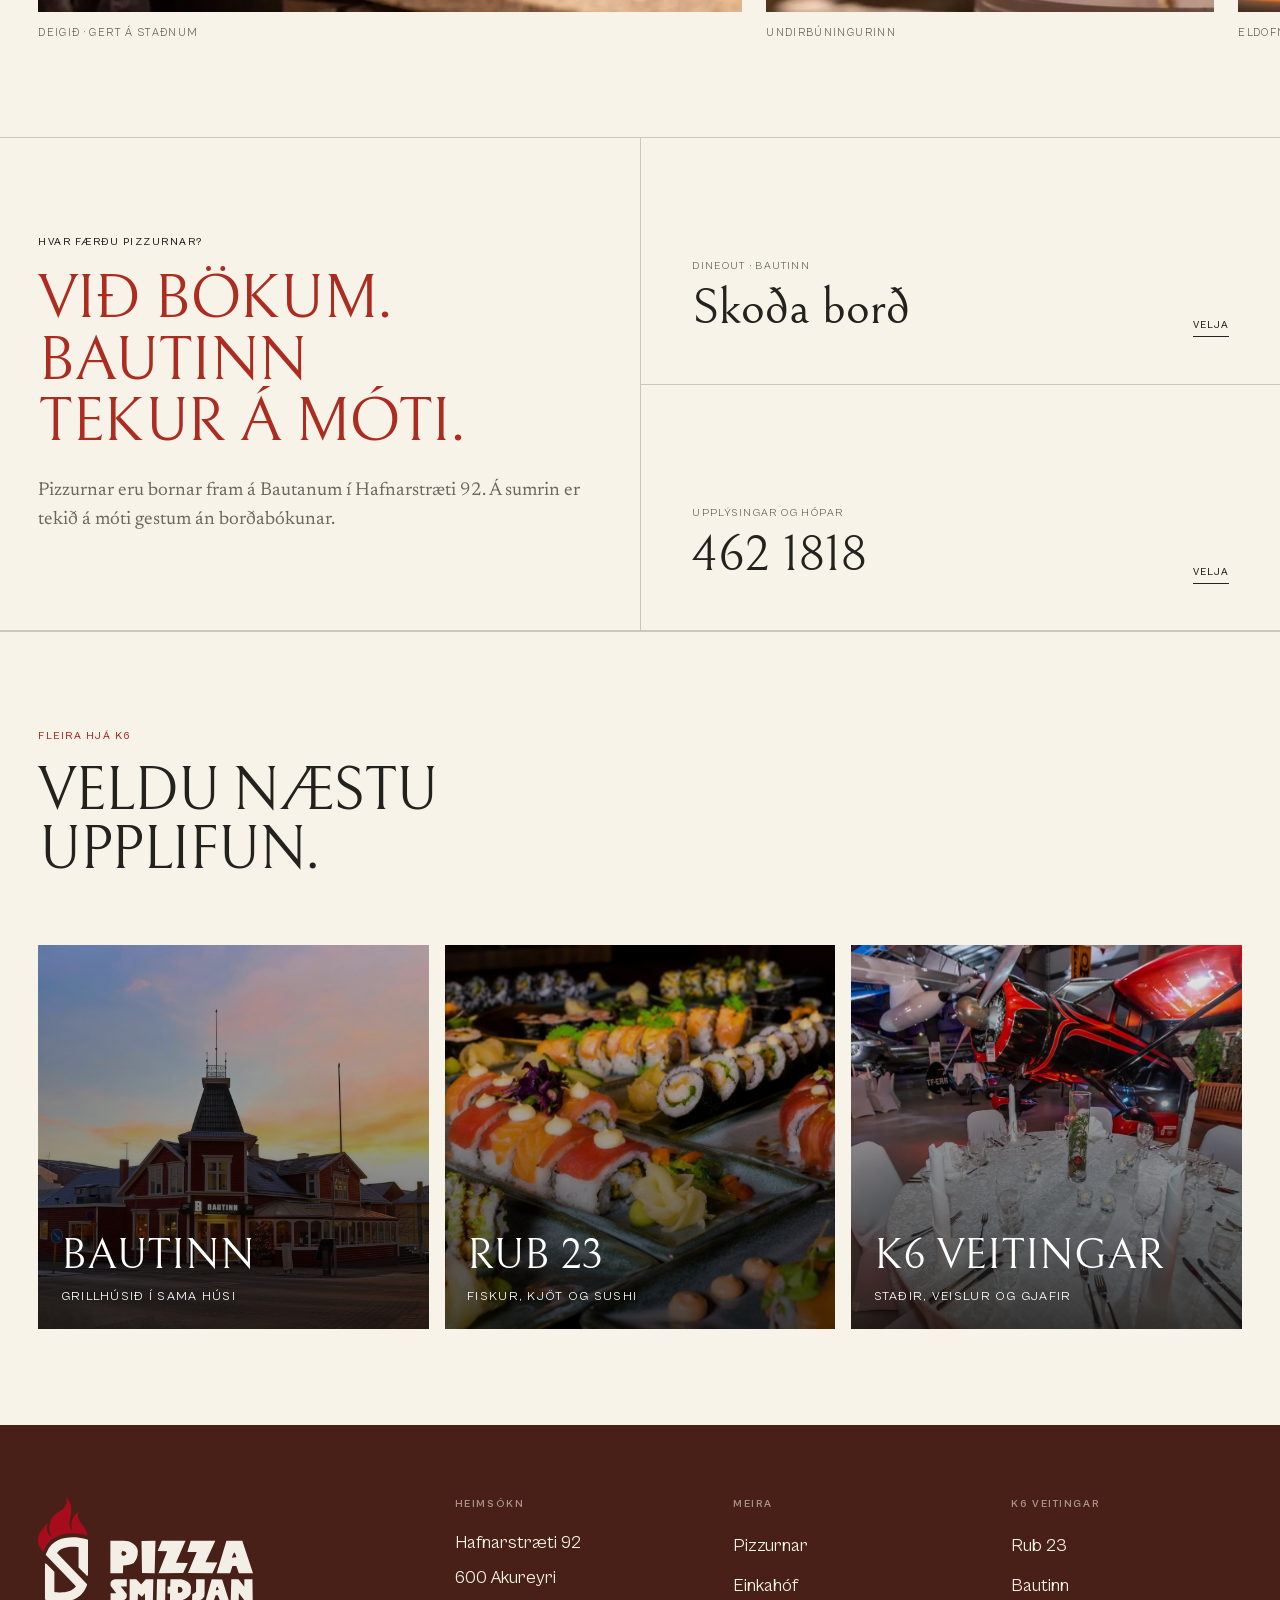
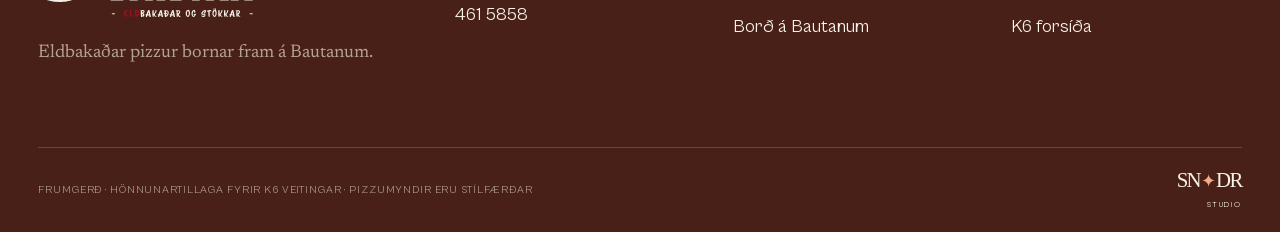
<file: pizzasmidjan.html>
<!doctype html>
<html lang="is">
<head>
  <meta charset="utf-8"><meta name="viewport" content="width=device-width,initial-scale=1,viewport-fit=cover">
  <title>Pizzasmiðjan · eldbakaðar pizzur á Akureyri</title><meta name="description" content="Þrettán eldbakaðar pizzur úr eldofninum í Hafnarstræti 92, bornar fram á Bautanum allan daginn.">
  <link rel="canonical" href="https://pizzasmidjan.is/"><meta name="theme-color" content="#171414"><meta name="robots" content="noindex,nofollow">
  <link rel="icon" href="assets/img/icons/icon-pizzasmidjan-32.png" sizes="32x32" type="image/png"><link rel="apple-touch-icon" href="assets/img/icons/icon-pizzasmidjan-180.png">
  <script>document.documentElement.classList.add('js');try{if(sessionStorage.getItem('k6-route-entry')){sessionStorage.removeItem('k6-route-entry');document.documentElement.classList.add('route-arriving')}}catch(error){}setTimeout(function(){if(!document.documentElement.classList.contains('motion-ready'))document.documentElement.classList.add('motion-fallback')},2200)</script><link rel="preload" as="font" type="font/ttf" href="assets/fonts/bellefair/Bellefair-Regular.ttf" crossorigin><link rel="stylesheet" href="assets/css/cinematic.css?v=f999bf8d"><link rel="stylesheet" href="assets/css/reference.css?v=b9312f5f">
  <script type="application/ld+json">{"@context":"https://schema.org","@type":"Restaurant","name":"Pizzasmiðjan","url":"https://pizzasmidjan.is/","telephone":"+354-461-5858","email":"pizzasmidjan@pizzasmidjan.is","foundingDate":"2019-02-12","servesCuisine":"Pizza","parentOrganization":{"@type":"Organization","name":"K6 veitingar"},"address":{"@type":"PostalAddress","streetAddress":"Hafnarstræti 92","postalCode":"600","addressLocality":"Akureyri","addressCountry":"IS"}}</script>
</head>
<body class="theme-pizza">
  <a class="skip" href="#main">Beint í aðalefni</a><div class="route-curtain" aria-hidden="true"></div>
  <header class="site-header"><div class="header-identity header-brand"><a class="header-home" href="pizzasmidjan.html" aria-label="Pizzasmiðjan, forsíða"><img src="assets/img/logo-pizzasmidjan.svg" alt="Pizzasmiðjan"></a><a class="group-return" href="index.html">K6 veitingar</a></div><nav class="site-nav" aria-label="Aðalvalmynd"><a href="#matsedill">Pizzurnar</a><a href="#ofninn">Ofninn</a><a href="#salurinn">Einkahóf</a><a href="#heimsokn">Heimsókn</a></nav><div class="header-tools"><a class="header-action" href="#bokabord">Borð á Bautanum</a><button class="menu-toggle" type="button" data-menu-open aria-label="Opna valmynd" aria-expanded="false" aria-controls="menu"><span>Valmynd</span><i aria-hidden="true"></i></button></div></header>
  <dialog class="menu-panel" id="menu" data-menu aria-label="Valmynd"><div class="menu-top"><div class="header-brand"><a class="group-mark" href="index.html"><span>K</span>6</a><span class="venue-name">Pizzasmiðjan</span></div><button class="menu-close" type="button" data-menu-close aria-label="Loka valmynd">×</button></div><ol class="menu-links"><li><a href="#matsedill">Pizzurnar</a></li><li><a href="#ofninn">Ofninn</a></li><li><a href="#salurinn">Einkahóf</a></li><li><a href="#bokabord">Borð á Bautanum</a></li></ol><div class="menu-meta"><span>Hafnarstræti 92</span><a href="tel:+3544615858">461 5858</a></div></dialog>

  <main id="main">
    <section class="hero" aria-labelledby="hero-title"><div class="hero-heading"><h1 id="hero-title"><img class="hero-masthead-logo" src="assets/img/logo-pizzasmidjan.svg" alt="Pizzasmiðjan" fetchpriority="high"></h1></div><div class="hero-stage"><img class="hero-media" src="assets/img/w/pz-01-800.webp" srcset="assets/img/w/pz-01-800.webp 800w, assets/img/w/pz-01-1400.webp 1400w" sizes="100vw" alt="Eldbökuð pizza frá Pizzasmiðjunni" fetchpriority="high"><div class="hero-foot"><span>Síðan 2019 · bornar fram á Bautanum</span><a class="scroll-cue" href="#inngangur">Sjá pizzurnar</a></div></div></section>

    <section class="statement" id="inngangur"><div class="chapter-ribbon" aria-hidden="true"><div class="ribbon-track"><div><span>Pizzasmiðjan · Bornar fram á Bautanum <i>✳</i></span><span>Pizzasmiðjan · Bornar fram á Bautanum <i>✳</i></span><span>Pizzasmiðjan · Bornar fram á Bautanum <i>✳</i></span><span>Pizzasmiðjan · Bornar fram á Bautanum <i>✳</i></span></div><div><span>Pizzasmiðjan · Bornar fram á Bautanum <i>✳</i></span><span>Pizzasmiðjan · Bornar fram á Bautanum <i>✳</i></span><span>Pizzasmiðjan · Bornar fram á Bautanum <i>✳</i></span><span>Pizzasmiðjan · Bornar fram á Bautanum <i>✳</i></span></div></div></div><div class="statement-inner"><p class="eyebrow">Pizzasmiðjan · síðan 2019</p><h2 class="statement-title" data-reveal>Góður botn.<br>Rétti hitinn.</h2><p class="statement-note" data-reveal>Pizzurnar eru bakaðar í eldofninum í Hafnarstræti 92 og bornar fram í sal Bautans allan daginn.</p></div><div class="chapter-ribbon chapter-ribbon--reverse" aria-hidden="true"><div class="ribbon-track"><div><span>Pizzasmiðjan · Bornar fram á Bautanum <i>✳</i></span><span>Pizzasmiðjan · Bornar fram á Bautanum <i>✳</i></span><span>Pizzasmiðjan · Bornar fram á Bautanum <i>✳</i></span><span>Pizzasmiðjan · Bornar fram á Bautanum <i>✳</i></span></div><div><span>Pizzasmiðjan · Bornar fram á Bautanum <i>✳</i></span><span>Pizzasmiðjan · Bornar fram á Bautanum <i>✳</i></span><span>Pizzasmiðjan · Bornar fram á Bautanum <i>✳</i></span><span>Pizzasmiðjan · Bornar fram á Bautanum <i>✳</i></span></div></div></div><button class="ribbon-toggle" type="button" data-ribbon-toggle aria-pressed="false" aria-label="Gera hlé á hreyfingu borða">Hlé á borðum</button></section>
<section class="menu-gateway"><div class="gateway-media" data-parallax><img src="assets/img/w/pz-06-800.webp" srcset="assets/img/w/pz-06-800.webp 800w, assets/img/w/pz-06-1400.webp 1400w" sizes="(min-width:701px) 50vw, 100vw" alt="Pizzadeig mótað í eldhúsi Pizzasmiðjunnar" loading="lazy"></div><div class="gateway-copy"><p class="eyebrow" data-reveal>Úr eldofninum</p><h2 class="display display--md" data-reveal>Þín næsta<br>uppáhaldspizza.</h2><a class="button button--light" href="#matsedill">Skoða pizzurnar</a></div></section>



    <section class="info-band" id="heimsokn" aria-label="Upplýsingar um Pizzasmiðjuna"><div class="info-item"><h3>Hvar?</h3><p>Bornar fram á Bautanum<br>Hafnarstræti 92</p></div><div class="info-item"><h3>Opið í dag</h3><p data-hours='{"0":[["12:00","22:00"]],"1":[["11:30","22:00"]],"2":[["11:30","22:00"]],"3":[["11:30","22:00"]],"4":[["11:30","22:00"]],"5":[["11:30","22:00"]],"6":[["12:00","22:00"]]}'>Sjá opnunartíma</p></div><div class="info-item"><h3>Samband</h3><p><a href="tel:+3544615858">461 5858</a><br><a href="mailto:pizzasmidjan@pizzasmidjan.is">pizzasmidjan@pizzasmidjan.is</a></p></div><div class="info-item"><h3>Bautinn</h3><a href="bautinn.html">Skoða staðinn ↗</a></div></section>

    <section class="menu-section" id="matsedill"><div class="shell"><div class="section-head" data-reveal><div><p class="eyebrow">Matseðill</p><h2 class="display display--lg">Þrettán pizzur. Finndu þína.</h2></div><p class="lede">Leitaðu eftir nafni eða hráefni og opnaðu hverja pizzu til að sjá hvað fer á hana.</p></div><div class="menu-toolbar"><div class="filter-group" role="group" aria-label="Pizzuflokkar"><button type="button" data-menu-filter="all" aria-pressed="true">Allar</button><button type="button" data-menu-filter="classic">Klassískar</button><button type="button" data-menu-filter="special">Sérpizzur</button></div><label class="menu-search">Finndu pizzu<input type="search" name="pizza-search" data-menu-search placeholder="Parma, mozzarella…" autocomplete="off" spellcheck="false"></label></div><p class="menu-count" data-menu-count aria-live="polite"></p><div class="pizza-grid" data-menu-browser>
      <article class="pizza-card" data-menu-category="classic"><figure class="pizza-cutout"><img src="assets/img/pizzas/cutouts/pizza-01-margarita-800.webp" srcset="assets/img/pizzas/cutouts/pizza-01-margarita-420.webp 420w, assets/img/pizzas/cutouts/pizza-01-margarita-800.webp 800w" sizes="(min-width:62em) 22vw, 44vw" alt="Margarita pizza" loading="lazy"></figure><span class="pizza-number">Nr. 1</span><h3 class="pizza-name">Margarita <span class="pizza-price">2.999 kr.</span></h3><details><summary>Hráefni</summary><p>Sósa, mozzarella og basil.</p></details></article>
      <article class="pizza-card" data-menu-category="classic"><figure class="pizza-cutout"><img src="assets/img/pizzas/cutouts/pizza-02-pac-man-800.webp" srcset="assets/img/pizzas/cutouts/pizza-02-pac-man-420.webp 420w, assets/img/pizzas/cutouts/pizza-02-pac-man-800.webp 800w" sizes="(min-width:62em) 22vw, 44vw" alt="Pac man pizza" loading="lazy"></figure><span class="pizza-number">Nr. 2</span><h3 class="pizza-name">Pac man <span class="pizza-price">3.999 kr.</span></h3><details><summary>Hráefni</summary><p>Sósa, mozzarella, pepperoni, sveppir, rauðlaukur og svartur pipar.</p></details></article>
      <article class="pizza-card" data-menu-category="special"><figure class="pizza-cutout"><img src="assets/img/pizzas/cutouts/pizza-03-spice-girls-800.webp" srcset="assets/img/pizzas/cutouts/pizza-03-spice-girls-420.webp 420w, assets/img/pizzas/cutouts/pizza-03-spice-girls-800.webp 800w" sizes="(min-width:62em) 22vw, 44vw" alt="Spice Girls pizza" loading="lazy"></figure><span class="pizza-number">Nr. 3</span><h3 class="pizza-name">Spice Girls <span class="pizza-price">4.399 kr.</span></h3><details><summary>Hráefni</summary><p>Sósa, mozzarella, pepperoni, piparostur, chili, trönuber, gráðostur og hunang.</p></details></article>
      <article class="pizza-card" data-menu-category="classic"><figure class="pizza-cutout"><img src="assets/img/pizzas/cutouts/pizza-04-parma-800.webp" srcset="assets/img/pizzas/cutouts/pizza-04-parma-420.webp 420w, assets/img/pizzas/cutouts/pizza-04-parma-800.webp 800w" sizes="(min-width:62em) 22vw, 44vw" alt="Parma pizza" loading="lazy"></figure><span class="pizza-number">Nr. 4</span><h3 class="pizza-name">Parma <span class="pizza-price">4.399 kr.</span></h3><details><summary>Hráefni</summary><p>Sósa, mozzarella, hráskinka, klettasalat, parmesan, ólífuolía og svartur pipar.</p></details></article>
      <article class="pizza-card" data-menu-category="classic"><figure class="pizza-cutout"><img src="assets/img/pizzas/cutouts/pizza-05-italia-800.webp" srcset="assets/img/pizzas/cutouts/pizza-05-italia-420.webp 420w, assets/img/pizzas/cutouts/pizza-05-italia-800.webp 800w" sizes="(min-width:62em) 22vw, 44vw" alt="Ítalía pizza" loading="lazy"></figure><span class="pizza-number">Nr. 5</span><h3 class="pizza-name">Ítalía <span class="pizza-price">3.999 kr.</span></h3><details><summary>Hráefni</summary><p>Sósa, ferskur mozzarella, chorizo, hvítlaukur og basil.</p></details></article>
      <article class="pizza-card" data-menu-category="special"><figure class="pizza-cutout"><img src="assets/img/pizzas/cutouts/pizza-06-vegan-800.webp" srcset="assets/img/pizzas/cutouts/pizza-06-vegan-420.webp 420w, assets/img/pizzas/cutouts/pizza-06-vegan-800.webp 800w" sizes="(min-width:62em) 22vw, 44vw" alt="Vegan pizza" loading="lazy"></figure><span class="pizza-number">Nr. 6</span><h3 class="pizza-name">Vegan <span class="pizza-price">3.999 kr.</span></h3><details><summary>Hráefni</summary><p>Sósa, grilluð paprika, rauðlaukur, sveppir, ólífur, kryddolía og klettasalat.</p></details></article>
      <article class="pizza-card" data-menu-category="special"><figure class="pizza-cutout"><img src="assets/img/pizzas/cutouts/pizza-07-saeta-800.webp" srcset="assets/img/pizzas/cutouts/pizza-07-saeta-420.webp 420w, assets/img/pizzas/cutouts/pizza-07-saeta-800.webp 800w" sizes="(min-width:62em) 22vw, 44vw" alt="Sæta pizza" loading="lazy"></figure><span class="pizza-number">Nr. 7</span><h3 class="pizza-name">Sæta <span class="pizza-price">3.999 kr.</span></h3><details><summary>Hráefni</summary><p>Sósa, ferskur mozzarella, pepperoni, döðlur, súrsað chili og hvítlaukur.</p></details></article>
      <article class="pizza-card" data-menu-category="special"><figure class="pizza-cutout"><img src="assets/img/pizzas/cutouts/pizza-08-tiger-800.webp" srcset="assets/img/pizzas/cutouts/pizza-08-tiger-420.webp 420w, assets/img/pizzas/cutouts/pizza-08-tiger-800.webp 800w" sizes="(min-width:62em) 22vw, 44vw" alt="Tiger pizza" loading="lazy"></figure><span class="pizza-number">Nr. 8</span><h3 class="pizza-name">Tiger <span class="pizza-price">4.399 kr.</span></h3><details><summary>Hráefni</summary><p>Sósa, mozzarella, tígrisrækjur með hvítlauk, chorizo, rjómaostur, hunang og chilisósa.</p></details></article>
      <article class="pizza-card" data-menu-category="special"><figure class="pizza-cutout"><img src="assets/img/pizzas/cutouts/pizza-09-sweet-chorizo-800.webp" srcset="assets/img/pizzas/cutouts/pizza-09-sweet-chorizo-420.webp 420w, assets/img/pizzas/cutouts/pizza-09-sweet-chorizo-800.webp 800w" sizes="(min-width:62em) 22vw, 44vw" alt="Sweet Chorizo pizza" loading="lazy"></figure><span class="pizza-number">Nr. 9</span><h3 class="pizza-name">Sweet Chorizo <span class="pizza-price">3.999 kr.</span></h3><details><summary>Hráefni</summary><p>Sósa, ferskur mozzarella, chorizo, grillaður ananas og hvítlauksolía.</p></details></article>
      <article class="pizza-card" data-menu-category="special"><figure class="pizza-cutout"><img src="assets/img/pizzas/cutouts/pizza-10-bauta-800.webp" srcset="assets/img/pizzas/cutouts/pizza-10-bauta-420.webp 420w, assets/img/pizzas/cutouts/pizza-10-bauta-800.webp 800w" sizes="(min-width:62em) 22vw, 44vw" alt="Bauta pizza" loading="lazy"></figure><span class="pizza-number">Nr. 10</span><h3 class="pizza-name">Bauta Pizza <span class="pizza-price">4.399 kr.</span></h3><details><summary>Hráefni</summary><p>Hvítlauksolía, mozzarella, nautabrisket, sveppir og laukur. Toppuð með béarnaisesósu og kartöflutvisti.</p></details></article>
      <article class="pizza-card" data-menu-category="special"><figure class="pizza-cutout"><img src="assets/img/pizzas/cutouts/pizza-11-blanca-800.webp" srcset="assets/img/pizzas/cutouts/pizza-11-blanca-420.webp 420w, assets/img/pizzas/cutouts/pizza-11-blanca-800.webp 800w" sizes="(min-width:62em) 22vw, 44vw" alt="Pizza Blanca" loading="lazy"></figure><span class="pizza-number">Nr. 11</span><h3 class="pizza-name">Pizza Blanca <span class="pizza-price">3.999 kr.</span></h3><details><summary>Hráefni</summary><p>Hvítlauksolía, ferskur mozzarella, gráðostur, beikon og ristaðar pistasíur. Toppuð með chilihunangi.</p></details></article>
      <article class="pizza-card" data-menu-category="special"><figure class="pizza-cutout"><img src="assets/img/pizzas/cutouts/pizza-12-parma-burrata-800.webp" srcset="assets/img/pizzas/cutouts/pizza-12-parma-burrata-420.webp 420w, assets/img/pizzas/cutouts/pizza-12-parma-burrata-800.webp 800w" sizes="(min-width:62em) 22vw, 44vw" alt="Parma Burrata pizza" loading="lazy"></figure><span class="pizza-number">Nr. 12</span><h3 class="pizza-name">Parma Burrata <span class="pizza-price">4.399 kr.</span></h3><details><summary>Hráefni</summary><p>Hvítlauksolía, ferskur mozzarella og cherrytómatar. Toppuð með parmaskinku, klettasalati, basilolíu, chiliflögum og burrata.</p></details></article>
      <article class="pizza-card" data-menu-category="classic"><figure class="pizza-cutout"><img src="assets/img/pizzas/cutouts/pizza-13-calzone-800.webp" srcset="assets/img/pizzas/cutouts/pizza-13-calzone-420.webp 420w, assets/img/pizzas/cutouts/pizza-13-calzone-800.webp 800w" sizes="(min-width:62em) 22vw, 44vw" alt="Calzone" loading="lazy"></figure><span class="pizza-number">Nr. 13</span><h3 class="pizza-name">Calzone <span class="pizza-price">3.999 kr.</span></h3><details><summary>Hráefni</summary><p>Rifinn ostur, piparostur og pepperoni.</p></details></article>
    </div><p class="menu-note">Pizzumyndirnar eru stílfærðar framsetningar. Skipta þarf þeim út fyrir samræmda ljósmyndun áður en vefurinn fer í loftið.</p><div class="menu-links-row"><a href="https://www.pizzasmidjan.is/is/matsedlar/matsedill">Allur matseðillinn ↗</a><a href="https://www.pizzasmidjan.is/is/matsedlar/drykkir">Drykkir ↗</a></div></div></section>

    <section class="image-plate" id="ofninn" data-parallax aria-labelledby="oven-title"><img src="assets/img/w/pz-08-1400.webp" alt="Pizza bakast í eldofni" loading="lazy"><div class="plate-copy" data-reveal><p class="eyebrow eyebrow--light">Ofninn</p><h2 class="display display--lg" id="oven-title">Eldurinn sér um lokakaflann.</h2><p class="lede">Pizzasmiðjan opnaði 12. febrúar 2019. Deigið er hnoðað, kastað og bakað í eldofninum í Hafnarstræti 92.</p></div></section>

    <section class="editorial-split" id="salurinn"><div class="split-copy" data-reveal><p class="eyebrow">Einkahóf og veislur</p><h2 class="display display--md">Tilefni til að koma saman.</h2><p class="lede">Hafðu samband um einkahóf og veitingar frá Rub 23, Bautanum eða Pizzasmiðjunni.</p><a class="button button--ink" href="mailto:veisla@rub23.is?subject=Salurinn%20hj%C3%A1%20Pizzasmi%C3%B0junni">Senda fyrirspurn</a></div><div class="split-media"><img src="assets/img/w/pz-03-800.webp" alt="Salur Pizzasmiðjunnar" loading="lazy"></div></section>

    <section class="gallery-chapter"><div class="gallery-heading"><p class="eyebrow">Pizzasmiðjan · síðan 2019</p><h2 class="display display--md">Smá innsýn.</h2></div><div class="photo-rail" aria-label="Pizzasmiðjan að störfum"><figure><img src="assets/img/w/pz-06-1400.webp" alt="Pizzadeig hnoðað á staðnum" loading="lazy"><figcaption>Deigið · gert á staðnum</figcaption></figure><figure><img src="assets/img/w/pz-07-1400.webp" alt="Pizza undirbúin fyrir eldofn" loading="lazy"><figcaption>Undirbúningurinn</figcaption></figure><figure><img src="assets/img/w/pz-08-1400.webp" alt="Pizza í eldofni" loading="lazy"><figcaption>Eldofninn · Hafnarstræti 92</figcaption></figure></div></section>
<section class="booking-close" id="bokabord"><div class="booking-copy" data-reveal><p class="eyebrow">Hvar færðu pizzurnar?</p><h2 class="display display--lg">Við bökum. Bautinn tekur á móti.</h2><p class="lede">Pizzurnar eru bornar fram á Bautanum í Hafnarstræti 92. Á sumrin er tekið á móti gestum án borðabókunar.</p></div><div class="booking-options"><a class="booking-option" href="https://www.dineout.is/is/bautinn?isolation=true"><span><small>Dineout · Bautinn</small><strong>Skoða borð</strong></span><i aria-hidden="true">↗</i></a><a class="booking-option" href="tel:+3544621818"><span><small>Upplýsingar og hópar</small><strong>462 1818</strong></span><i aria-hidden="true">↗</i></a></div></section>

    <section class="sibling-section section--dark"><div class="shell"><div class="section-head" data-reveal><div><p class="eyebrow eyebrow--light">Fleira hjá K6</p><h2 class="display display--md">Veldu næstu upplifun.</h2></div></div><div class="sibling-grid"><a class="sibling" href="bautinn.html"><img src="assets/img/enhanced/bautinn-1200.webp" alt="Bautinn" loading="lazy"><div><h3>Bautinn</h3><p>Grillhúsið í sama húsi</p></div></a><a class="sibling" href="rub23.html"><img src="assets/img/enhanced/rub23-1200.webp" alt="Rub 23" loading="lazy"><div><h3>Rub 23</h3><p>Fiskur, kjöt og sushi</p></div></a><a class="sibling" href="index.html"><img src="assets/img/w/k6-03-1400.webp" alt="K6 veitingar" loading="lazy"><div><h3>K6 veitingar</h3><p>Staðir, veislur og gjafir</p></div></a></div></div></section>
  </main>

  <footer class="site-footer"><div class="footer-grid"><div><img class="footer-brand-logo footer-brand-logo--pizza" src="assets/img/logo-pizzasmidjan-bone.svg" alt="Pizzasmiðjan"><p class="copy">Eldbakaðar pizzur bornar fram á Bautanum.</p></div><div class="footer-col"><h3>Heimsókn</h3><ul><li>Hafnarstræti 92</li><li>600 Akureyri</li><li><a href="tel:+3544615858">461 5858</a></li></ul></div><div class="footer-col"><h3>Meira</h3><ul><li><a href="#matsedill">Pizzurnar</a></li><li><a href="#salurinn">Einkahóf</a></li><li><a href="#bokabord">Borð á Bautanum</a></li></ul></div><div class="footer-col"><h3>K6 veitingar</h3><ul><li><a href="rub23.html">Rub 23</a></li><li><a href="bautinn.html">Bautinn</a></li><li><a href="index.html">K6 forsíða</a></li></ul></div></div><div class="footer-base"><span>Frumgerð · hönnunartillaga fyrir K6 veitingar · pizzumyndir eru stílfærðar</span><a class="sndr" href="https://sndrstudio.is" target="_blank" rel="noopener" aria-label="Hannað af SNDR Studio"><span class="sndr__mark">SN<i>✦</i>DR</span><span class="sndr__studio">STUDIO</span></a></div></footer>
  <nav class="mobile-dock" aria-label="Flýtileiðir"><a href="#matsedill">Pizzurnar</a><a href="#bokabord">Borð á Bautanum</a></nav>
  <script src="assets/vendor/gsap.min.js?v=5e6e6cba" defer></script><script src="assets/vendor/ScrollTrigger.min.js?v=00a3e5c7" defer></script><script src="assets/vendor/lenis.min.js?v=f81a5e41" defer></script><script src="assets/js/cinematic.js?v=5f9c25f2" defer></script>
</body>
</html>
</file>
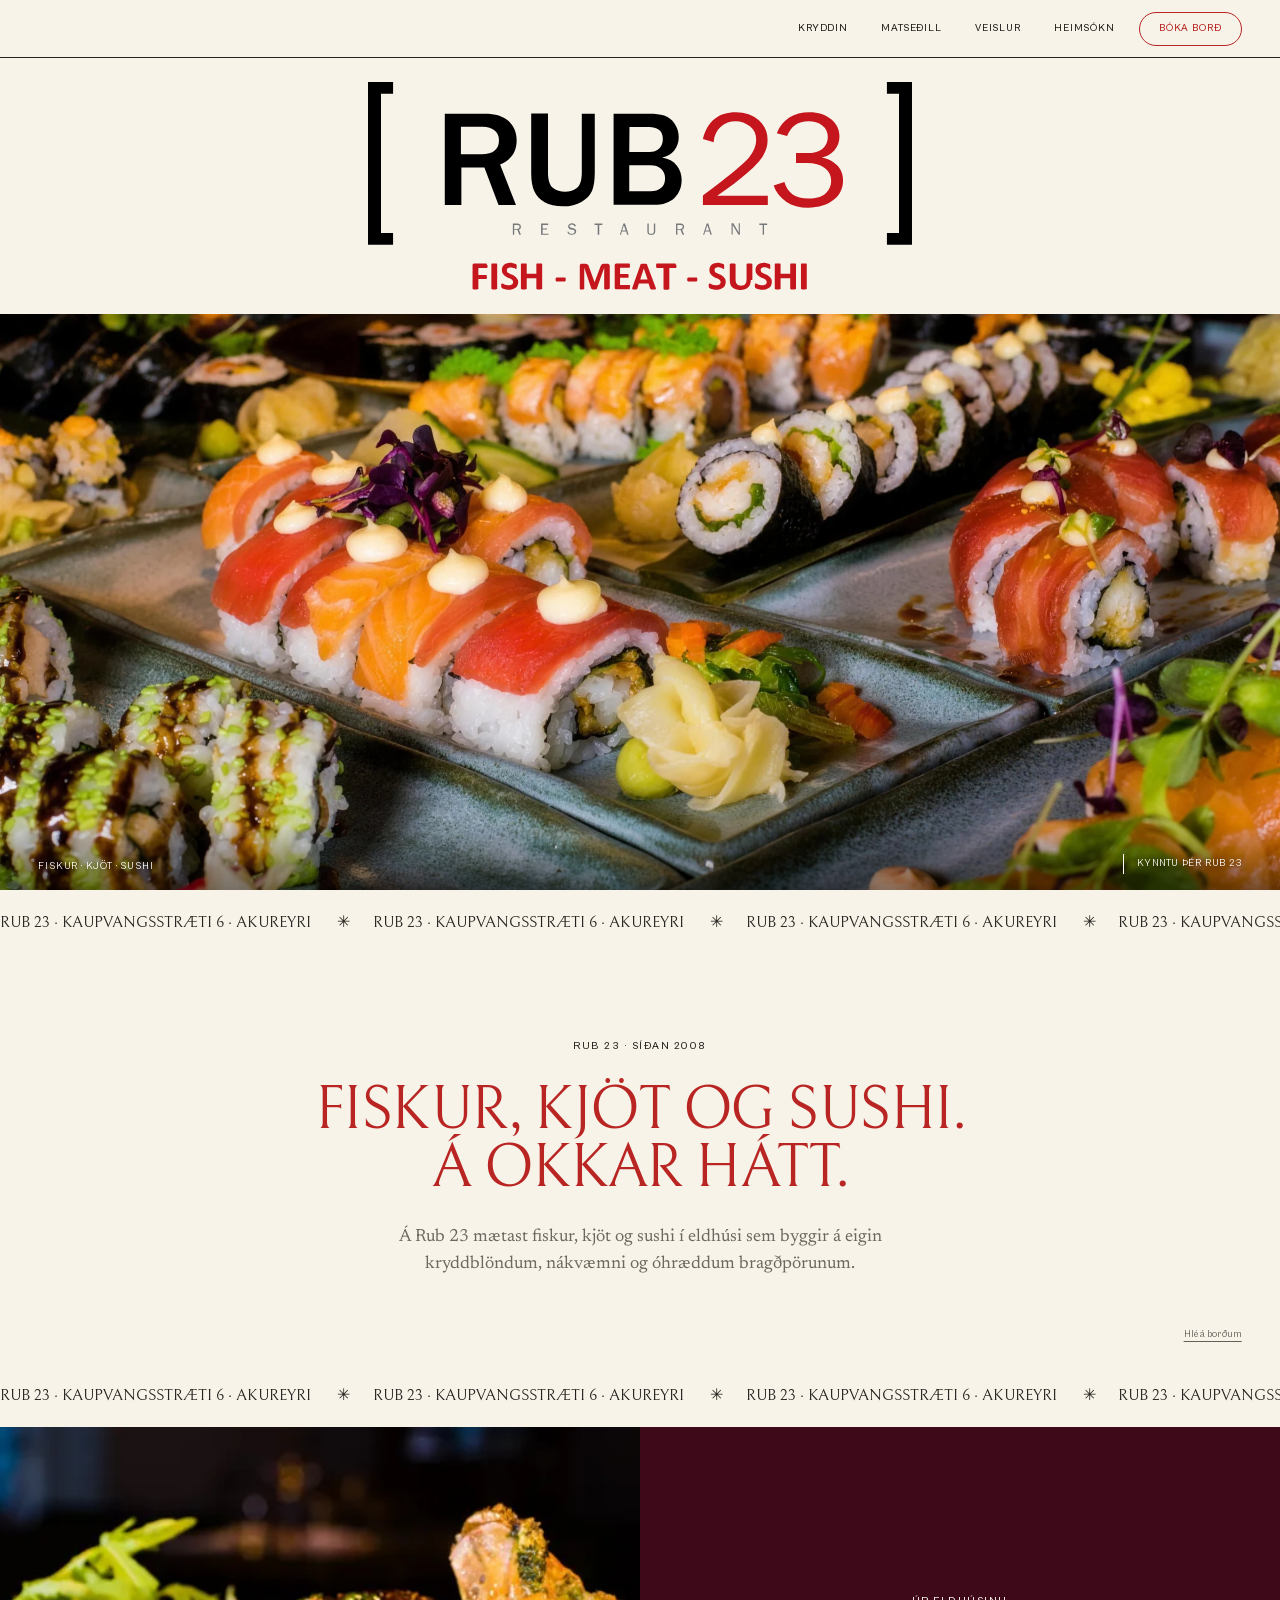
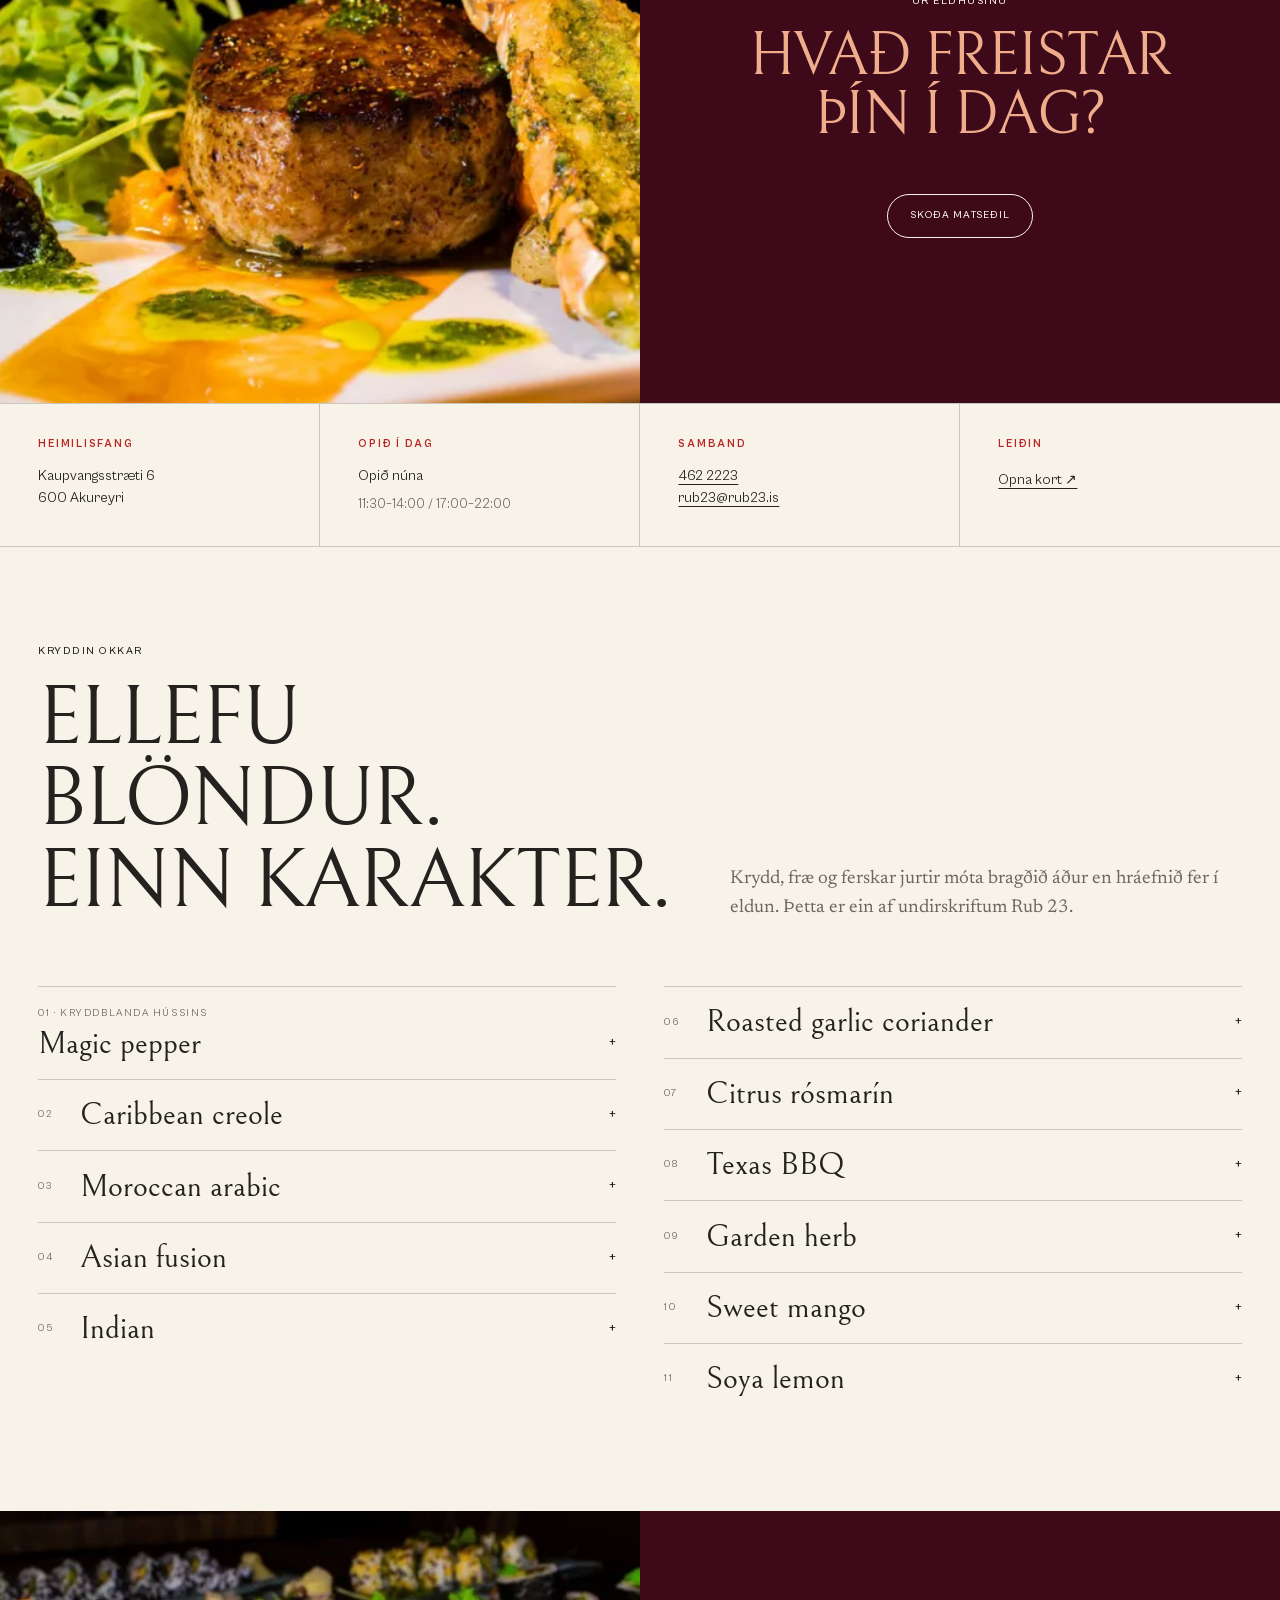
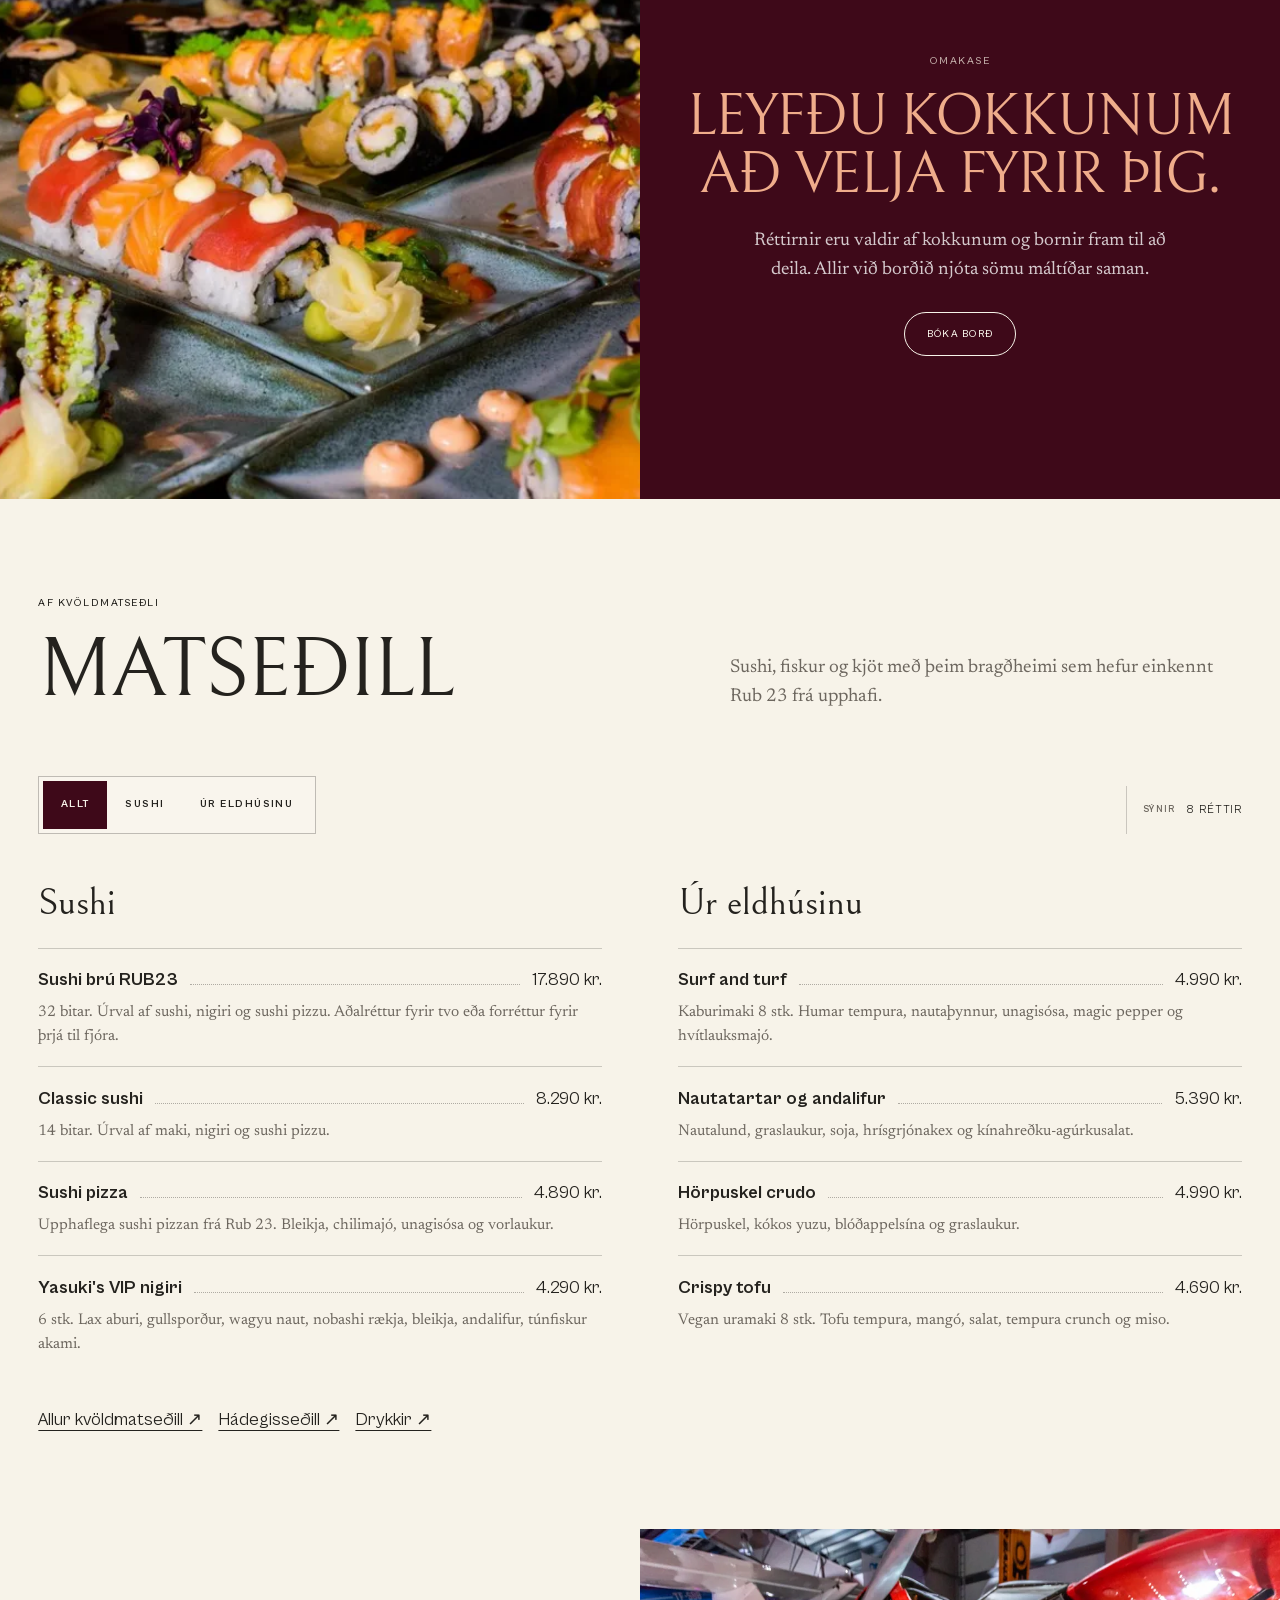
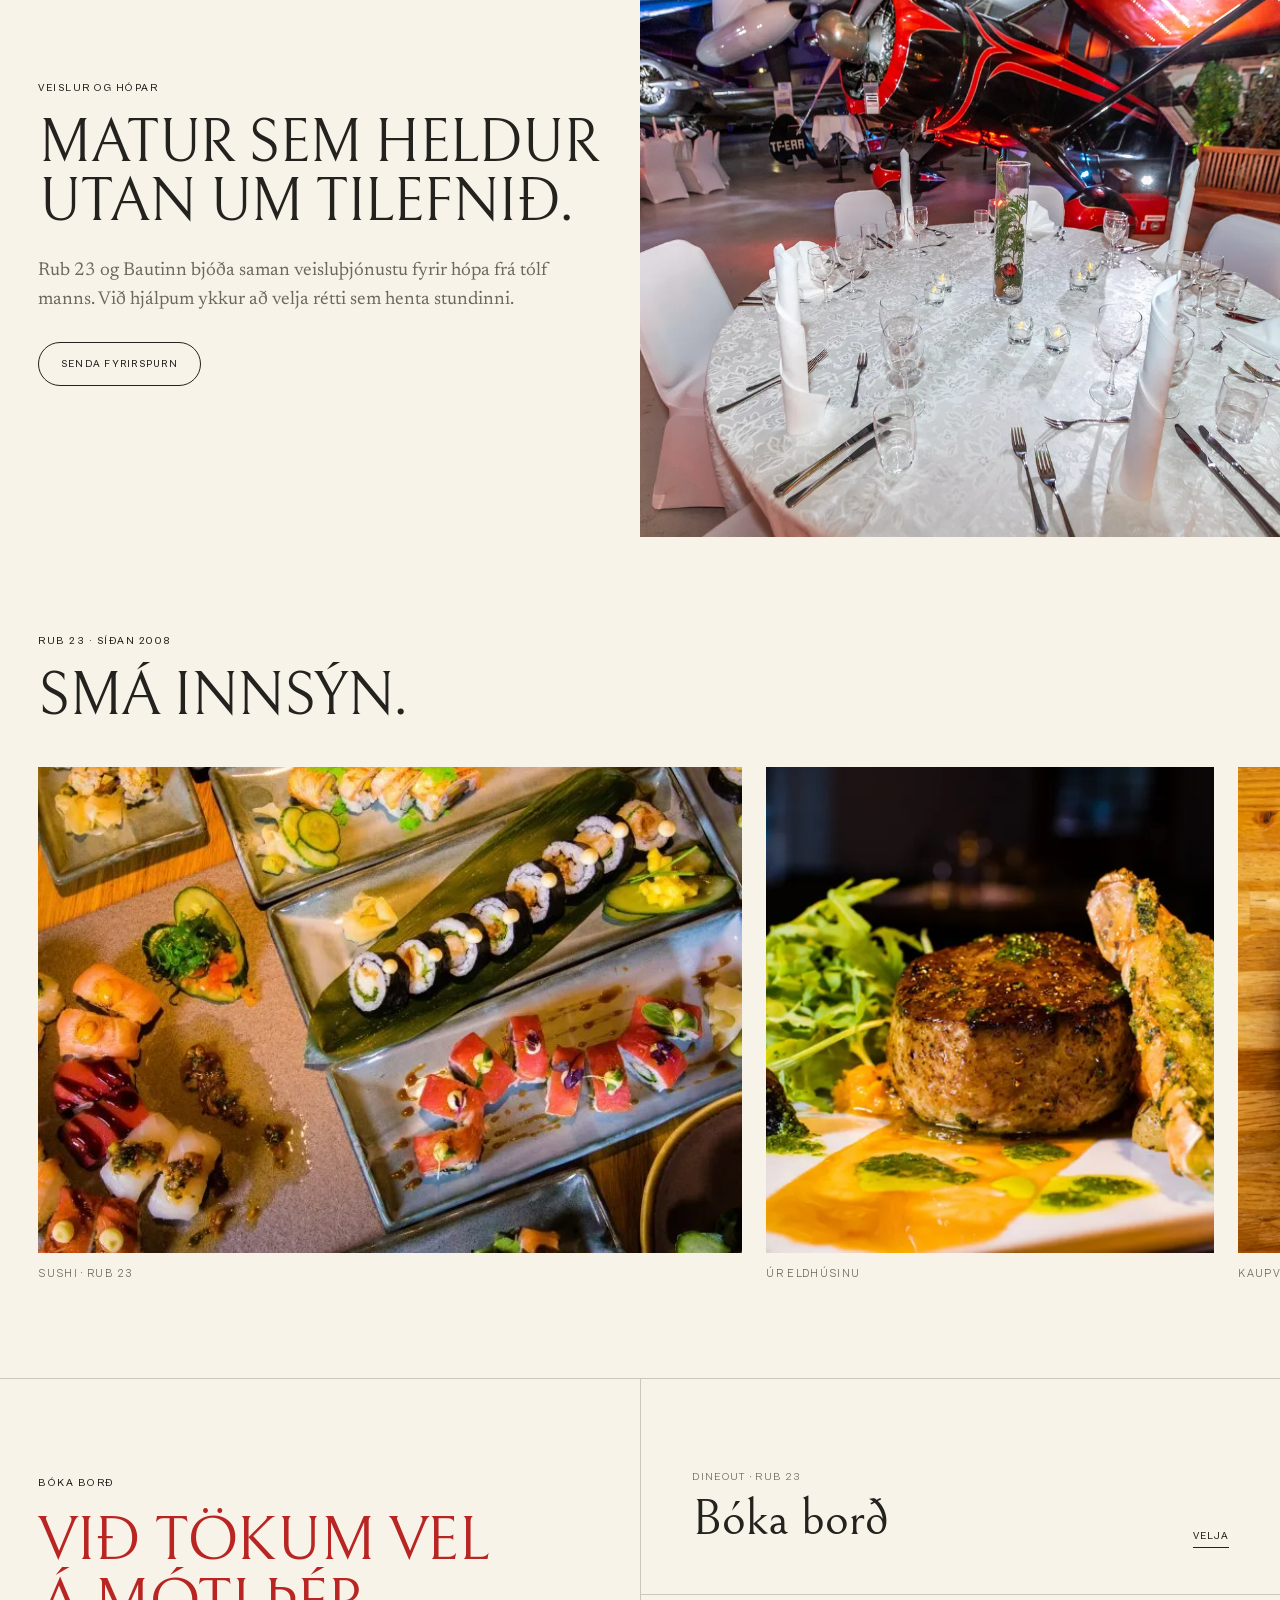
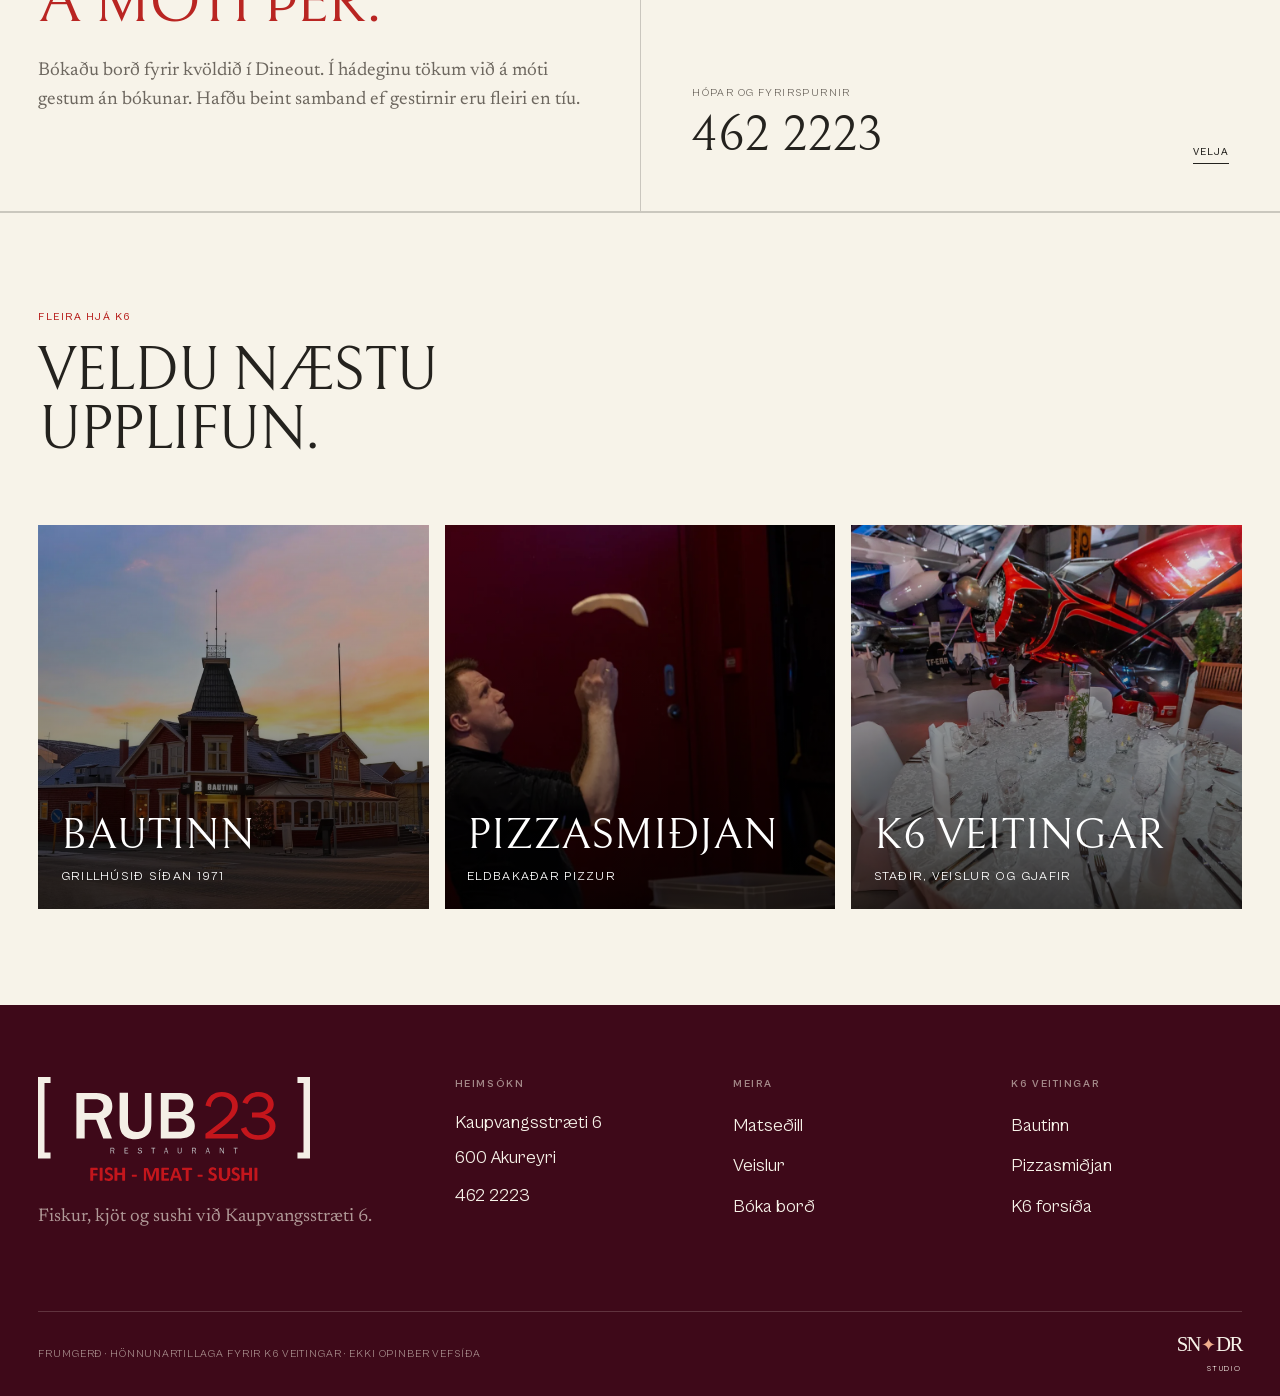
<file: rub23.html>
<!doctype html>
<html lang="is">
<head>
  <meta charset="utf-8"><meta name="viewport" content="width=device-width,initial-scale=1,viewport-fit=cover">
  <title>Rub 23 · fiskur, kjöt og sushi á Akureyri</title><meta name="description" content="Rub 23 við Kaupvangsstræti 6 á Akureyri. Fiskur, kjöt, sushi og ellefu einkennandi kryddblöndur.">
  <link rel="canonical" href="https://rub23.is/"><meta name="theme-color" content="#171414"><meta name="robots" content="noindex,nofollow">
  <link rel="icon" href="assets/img/icons/icon-rub23-32.png" sizes="32x32" type="image/png"><link rel="apple-touch-icon" href="assets/img/icons/icon-rub23-180.png">
  <script>document.documentElement.classList.add('js');try{if(sessionStorage.getItem('k6-route-entry')){sessionStorage.removeItem('k6-route-entry');document.documentElement.classList.add('route-arriving')}}catch(error){}setTimeout(function(){if(!document.documentElement.classList.contains('motion-ready'))document.documentElement.classList.add('motion-fallback')},2200)</script><link rel="preload" as="font" type="font/ttf" href="assets/fonts/bellefair/Bellefair-Regular.ttf" crossorigin><link rel="stylesheet" href="assets/css/cinematic.css?v=f999bf8d"><link rel="stylesheet" href="assets/css/reference.css?v=b9312f5f">
  <script type="application/ld+json">{"@context":"https://schema.org","@type":"Restaurant","name":"Rub23","url":"https://rub23.is/","telephone":"+354-462-2223","email":"rub23@rub23.is","servesCuisine":["Seafood","Sushi"],"parentOrganization":{"@type":"Organization","name":"K6 veitingar"},"address":{"@type":"PostalAddress","streetAddress":"Kaupvangsstræti 6","postalCode":"600","addressLocality":"Akureyri","addressCountry":"IS"}}</script>
</head>
<body class="theme-rub">
  <a class="skip" href="#main">Beint í aðalefni</a><div class="route-curtain" aria-hidden="true"></div>
  <header class="site-header"><div class="header-identity header-brand"><a class="header-home" href="rub23.html" aria-label="Rub 23, forsíða"><img src="assets/img/logo-rub23.svg" alt="Rub 23"></a><a class="group-return" href="index.html">K6 veitingar</a></div><nav class="site-nav" aria-label="Aðalvalmynd"><a href="#kryddin">Kryddin</a><a href="#matsedill">Matseðill</a><a href="#veisla">Veislur</a><a href="#heimsokn">Heimsókn</a></nav><div class="header-tools"><a class="header-action" href="https://www.dineout.is/is/rub23?isolation=true">Bóka borð</a><button class="menu-toggle" type="button" data-menu-open aria-label="Opna valmynd" aria-expanded="false" aria-controls="menu"><span>Valmynd</span><i aria-hidden="true"></i></button></div></header>
  <dialog class="menu-panel" id="menu" data-menu aria-label="Valmynd"><div class="menu-top"><div class="header-brand"><a class="group-mark" href="index.html"><span>K</span>6</a><span class="venue-name">Rub 23</span></div><button class="menu-close" type="button" data-menu-close aria-label="Loka valmynd">×</button></div><ol class="menu-links"><li><a href="#kryddin">Kryddin</a></li><li><a href="#matsedill">Matseðill</a></li><li><a href="#veisla">Veislur</a></li><li><a href="https://www.dineout.is/is/rub23?isolation=true">Bóka borð</a></li></ol><div class="menu-meta"><span>Kaupvangsstræti 6</span><a href="tel:+3544622223">462 2223</a></div></dialog>

  <main id="main">
    <section class="hero" aria-labelledby="hero-title"><div class="hero-heading"><h1 id="hero-title"><img class="hero-masthead-logo" src="assets/img/logo-rub23.svg" alt="Rub 23" fetchpriority="high"></h1></div><div class="hero-stage"><img class="hero-media" src="assets/img/enhanced/rub23-1200.webp" srcset="assets/img/enhanced/rub23-1200.webp 1200w, assets/img/enhanced/rub23-2400.webp 2400w" sizes="100vw" alt="Sushi og réttir frá Rub 23" fetchpriority="high"><div class="hero-foot"><span>Fiskur · kjöt · sushi</span><a class="scroll-cue" href="#inngangur">Kynntu þér Rub 23</a></div></div></section>

    <section class="statement" id="inngangur"><div class="chapter-ribbon" aria-hidden="true"><div class="ribbon-track"><div><span>Rub 23 · Kaupvangsstræti 6 · Akureyri <i>✳</i></span><span>Rub 23 · Kaupvangsstræti 6 · Akureyri <i>✳</i></span><span>Rub 23 · Kaupvangsstræti 6 · Akureyri <i>✳</i></span><span>Rub 23 · Kaupvangsstræti 6 · Akureyri <i>✳</i></span></div><div><span>Rub 23 · Kaupvangsstræti 6 · Akureyri <i>✳</i></span><span>Rub 23 · Kaupvangsstræti 6 · Akureyri <i>✳</i></span><span>Rub 23 · Kaupvangsstræti 6 · Akureyri <i>✳</i></span><span>Rub 23 · Kaupvangsstræti 6 · Akureyri <i>✳</i></span></div></div></div><div class="statement-inner"><p class="eyebrow">Rub 23 · síðan 2008</p><h2 class="statement-title" data-reveal>Fiskur, kjöt og sushi.<br>Á okkar hátt.</h2><p class="statement-note" data-reveal>Á Rub 23 mætast fiskur, kjöt og sushi í eldhúsi sem byggir á eigin kryddblöndum, nákvæmni og óhræddum bragðpörunum.</p></div><div class="chapter-ribbon chapter-ribbon--reverse" aria-hidden="true"><div class="ribbon-track"><div><span>Rub 23 · Kaupvangsstræti 6 · Akureyri <i>✳</i></span><span>Rub 23 · Kaupvangsstræti 6 · Akureyri <i>✳</i></span><span>Rub 23 · Kaupvangsstræti 6 · Akureyri <i>✳</i></span><span>Rub 23 · Kaupvangsstræti 6 · Akureyri <i>✳</i></span></div><div><span>Rub 23 · Kaupvangsstræti 6 · Akureyri <i>✳</i></span><span>Rub 23 · Kaupvangsstræti 6 · Akureyri <i>✳</i></span><span>Rub 23 · Kaupvangsstræti 6 · Akureyri <i>✳</i></span><span>Rub 23 · Kaupvangsstræti 6 · Akureyri <i>✳</i></span></div></div></div><button class="ribbon-toggle" type="button" data-ribbon-toggle aria-pressed="false" aria-label="Gera hlé á hreyfingu borða">Hlé á borðum</button></section>
<section class="menu-gateway"><div class="gateway-media" data-parallax><img src="assets/img/w/rub-10-800.webp" alt="Réttur frá Rub 23" loading="lazy"></div><div class="gateway-copy"><p class="eyebrow" data-reveal>Úr eldhúsinu</p><h2 class="display display--md" data-reveal>Hvað freistar<br>þín í dag?</h2><a class="button button--light" href="#matsedill">Skoða matseðil</a></div></section>



    <section class="info-band" id="heimsokn" aria-label="Upplýsingar um Rub 23"><div class="info-item"><h3>Heimilisfang</h3><p>Kaupvangsstræti 6<br>600 Akureyri</p></div><div class="info-item"><h3>Opið í dag</h3><p data-hours='{"0":[["17:00","22:00"]],"1":[["11:30","14:00"],["17:00","22:00"]],"2":[["11:30","14:00"],["17:00","22:00"]],"3":[["11:30","14:00"],["17:00","22:00"]],"4":[["11:30","14:00"],["17:00","22:00"]],"5":[["11:30","14:00"],["17:00","22:00"]],"6":[["17:00","22:00"]]}'>Sjá opnunartíma</p></div><div class="info-item"><h3>Samband</h3><p><a href="tel:+3544622223">462 2223</a><br><a href="mailto:rub23@rub23.is">rub23@rub23.is</a></p></div><div class="info-item"><h3>Leiðin</h3><a href="https://www.google.com/maps/search/?api=1&amp;query=Rub23+Kaupvangsstr%C3%A6ti+6+Akureyri">Opna kort ↗</a></div></section>

    <section class="section" id="kryddin"><div class="shell"><div class="section-head" data-reveal><div><p class="eyebrow">Kryddin okkar</p><h2 class="display display--lg">Ellefu blöndur. Einn karakter.</h2></div><p class="lede">Krydd, fræ og ferskar jurtir móta bragðið áður en hráefnið fer í eldun. Þetta er ein af undirskriftum Rub 23.</p></div><div class="spice-grid">
      <details class="spice"><summary><small>01 · Kryddblanda hússins</small><h3>Magic pepper</h3><span aria-hidden="true">+</span></summary><p>Fimm tegundir af pipar, paprika, kóríanderfræ og japönsk leyniblanda.</p></details>
      <details class="spice"><summary><small>02</small><h3>Caribbean creole</h3><span aria-hidden="true">+</span></summary><p>Þrjár tegundir af chillí, paprika, hvítlaukur og kryddjurtir.</p></details><details class="spice"><summary><small>03</small><h3>Moroccan arabic</h3><span aria-hidden="true">+</span></summary><p>Kardimommur, fennel og fenugreek úr ferðatöskunni.</p></details><details class="spice"><summary><small>04</small><h3>Asian fusion</h3><span aria-hidden="true">+</span></summary><p>Chillí, engifer, stjörnuanís, limelauf og fimm krydda blanda.</p></details><details class="spice"><summary><small>05</small><h3>Indian</h3><span aria-hidden="true">+</span></summary><p>Garam masala, engifer, karrí, kóríander og negull.</p></details><details class="spice"><summary><small>06</small><h3>Roasted garlic coriander</h3><span aria-hidden="true">+</span></summary><p>Kóríanderfræ, sítróna, ferskur kóríander og ristaður hvítlaukur.</p></details><details class="spice"><summary><small>07</small><h3>Citrus rósmarín</h3><span aria-hidden="true">+</span></summary><p>Ferskt rósmarín, lime, sítrónubörkur og olía.</p></details><details class="spice"><summary><small>08</small><h3>Texas BBQ</h3><span aria-hidden="true">+</span></summary><p>Sérlöguð barbecue-sósa með reyktum eikarilmi.</p></details><details class="spice"><summary><small>09</small><h3>Garden herb</h3><span aria-hidden="true">+</span></summary><p>Ferskar kryddjurtir, hvítlaukur og lime.</p></details><details class="spice"><summary><small>10</small><h3>Sweet mango</h3><span aria-hidden="true">+</span></summary><p>Mangósulta hússins, papaya og sæt chillí-sósa.</p></details><details class="spice"><summary><small>11</small><h3>Soya lemon</h3><span aria-hidden="true">+</span></summary><p>Sérlöguð sojasósa Rub 23, limesafi og olía.</p></details>
    </div></div></section>

    <section class="image-plate" data-parallax aria-labelledby="omakase-title"><img src="assets/img/w/rub-03-800.webp" alt="Sushiúrval á Rub 23" loading="lazy"><div class="plate-copy" data-reveal><p class="eyebrow eyebrow--light">Omakase</p><h2 class="display display--lg" id="omakase-title">Leyfðu kokkunum að velja fyrir þig.</h2><p class="lede">Réttirnir eru valdir af kokkunum og bornir fram til að deila. Allir við borðið njóta sömu máltíðar saman.</p><a class="button button--light" href="https://www.dineout.is/is/rub23?isolation=true">Bóka borð</a></div></section>

    <section class="menu-section" id="matsedill"><div class="shell"><div class="section-head" data-reveal><div><p class="eyebrow">Af kvöldmatseðli</p><h2 class="display display--lg">Matseðill</h2></div><p class="lede">Sushi, fiskur og kjöt með þeim bragðheimi sem hefur einkennt Rub 23 frá upphafi.</p></div><div class="menu-toolbar"><div class="filter-group" role="group" aria-label="Flokkar matseðils"><button type="button" data-menu-filter="all" aria-pressed="true">Allt</button><button type="button" data-menu-filter="sushi">Sushi</button><button type="button" data-menu-filter="eldhus">Úr eldhúsinu</button></div><p class="menu-count" data-menu-count aria-live="polite"></p></div><div class="courses" data-menu-browser>
      <div class="course" data-menu-category="sushi"><h3>Sushi</h3><ul class="dishes"><li class="dish"><div class="dish__top"><span class="dish__n">Sushi brú RUB23</span><span class="dish__dots"></span><span class="dish__p">17.890 kr.</span></div><p class="dish__d">32 bitar. Úrval af sushi, nigiri og sushi pizzu. Aðalréttur fyrir tvo eða forréttur fyrir þrjá til fjóra.</p></li><li class="dish"><div class="dish__top"><span class="dish__n">Classic sushi</span><span class="dish__dots"></span><span class="dish__p">8.290 kr.</span></div><p class="dish__d">14 bitar. Úrval af maki, nigiri og sushi pizzu.</p></li><li class="dish"><div class="dish__top"><span class="dish__n">Sushi pizza</span><span class="dish__dots"></span><span class="dish__p">4.890 kr.</span></div><p class="dish__d">Upphaflega sushi pizzan frá Rub 23. Bleikja, chilimajó, unagisósa og vorlaukur.</p></li><li class="dish"><div class="dish__top"><span class="dish__n">Yasuki's VIP nigiri</span><span class="dish__dots"></span><span class="dish__p">4.290 kr.</span></div><p class="dish__d">6 stk. Lax aburi, gullsporður, wagyu naut, nobashi rækja, bleikja, andalifur, túnfiskur akami.</p></li></ul></div>
      <div class="course" data-menu-category="eldhus"><h3>Úr eldhúsinu</h3><ul class="dishes"><li class="dish"><div class="dish__top"><span class="dish__n">Surf and turf</span><span class="dish__dots"></span><span class="dish__p">4.990 kr.</span></div><p class="dish__d">Kaburimaki 8 stk. Humar tempura, nautaþynnur, unagisósa, magic pepper og hvítlauksmajó.</p></li><li class="dish"><div class="dish__top"><span class="dish__n">Nautatartar og andalifur</span><span class="dish__dots"></span><span class="dish__p">5.390 kr.</span></div><p class="dish__d">Nautalund, graslaukur, soja, hrísgrjónakex og kínahreðku-agúrkusalat.</p></li><li class="dish"><div class="dish__top"><span class="dish__n">Hörpuskel crudo</span><span class="dish__dots"></span><span class="dish__p">4.990 kr.</span></div><p class="dish__d">Hörpuskel, kókos yuzu, blóðappelsína og graslaukur.</p></li><li class="dish"><div class="dish__top"><span class="dish__n">Crispy tofu</span><span class="dish__dots"></span><span class="dish__p">4.690 kr.</span></div><p class="dish__d">Vegan uramaki 8 stk. Tofu tempura, mangó, salat, tempura crunch og miso.</p></li></ul></div>
    </div><div class="menu-links-row"><a href="https://www.rub23.is/is/matsedlar/kvoldmatsedill">Allur kvöldmatseðill ↗</a><a href="https://www.rub23.is/is/matsedlar/hadegismatsedill">Hádegisseðill ↗</a><a href="https://www.rub23.is/is/matsedlar/vinsedill">Drykkir ↗</a></div></div></section>

    <section class="editorial-split" id="veisla"><div class="split-copy" data-reveal><p class="eyebrow">Veislur og hópar</p><h2 class="display display--md">Matur sem heldur utan um tilefnið.</h2><p class="lede">Rub 23 og Bautinn bjóða saman veisluþjónustu fyrir hópa frá tólf manns. Við hjálpum ykkur að velja rétti sem henta stundinni.</p><a class="button button--ink" href="mailto:veisla@rub23.is?subject=Fyrirspurn%20um%20veislu">Senda fyrirspurn</a></div><div class="split-media"><img src="assets/img/w/k6-03-1400.webp" alt="Veisluborð frá K6" loading="lazy"></div></section>

    <section class="gallery-chapter"><div class="gallery-heading"><p class="eyebrow">Rub 23 · síðan 2008</p><h2 class="display display--md">Smá innsýn.</h2></div><div class="photo-rail" id="rub-photo-rail" aria-label="Myndir frá Rub 23"><figure><img src="assets/img/w/rub-04-800.webp" alt="Sushi á borði Rub 23" loading="lazy"><figcaption>Sushi · Rub 23</figcaption></figure><figure><img src="assets/img/w/rub-10-800.webp" alt="Kjötréttur á Rub 23" loading="lazy"><figcaption>Úr eldhúsinu</figcaption></figure><figure><img src="assets/img/w/rub-08-1400.webp" alt="Réttur frá Rub 23" loading="lazy"><figcaption>Kaupvangsstræti 6</figcaption></figure></div></section>
<section class="booking-close" id="bokabord"><div class="booking-copy" data-reveal><p class="eyebrow">Bóka borð</p><h2 class="display display--lg">Við tökum vel á móti þér.</h2><p class="lede">Bókaðu borð fyrir kvöldið í Dineout. Í hádeginu tökum við á móti gestum án bókunar. Hafðu beint samband ef gestirnir eru fleiri en tíu.</p></div><div class="booking-options"><a class="booking-option" href="https://www.dineout.is/is/rub23?isolation=true"><span><small>Dineout · Rub 23</small><strong>Bóka borð</strong></span><i aria-hidden="true">↗</i></a><a class="booking-option" href="tel:+3544622223"><span><small>Hópar og fyrirspurnir</small><strong>462 2223</strong></span><i aria-hidden="true">↗</i></a></div></section>

    <section class="sibling-section section--dark"><div class="shell"><div class="section-head" data-reveal><div><p class="eyebrow eyebrow--light">Fleira hjá K6</p><h2 class="display display--md">Veldu næstu upplifun.</h2></div></div><div class="sibling-grid"><a class="sibling" href="bautinn.html"><img src="assets/img/enhanced/bautinn-1200.webp" alt="Bautinn" loading="lazy"><div><h3>Bautinn</h3><p>Grillhúsið síðan 1971</p></div></a><a class="sibling" href="pizzasmidjan.html"><img src="assets/img/w/pz-05-1400.webp" alt="Pizzasmiðjan" loading="lazy"><div><h3>Pizzasmiðjan</h3><p>Eldbakaðar pizzur</p></div></a><a class="sibling" href="index.html"><img src="assets/img/w/k6-03-1400.webp" alt="K6 veitingar" loading="lazy"><div><h3>K6 veitingar</h3><p>Staðir, veislur og gjafir</p></div></a></div></div></section>
  </main>

  <footer class="site-footer"><div class="footer-grid"><div><img class="footer-brand-logo footer-brand-logo--rub23" src="assets/img/logo-rub23-bone.svg" alt="Rub 23"><p class="copy">Fiskur, kjöt og sushi við Kaupvangsstræti 6.</p></div><div class="footer-col"><h3>Heimsókn</h3><ul><li>Kaupvangsstræti 6</li><li>600 Akureyri</li><li><a href="tel:+3544622223">462 2223</a></li></ul></div><div class="footer-col"><h3>Meira</h3><ul><li><a href="#matsedill">Matseðill</a></li><li><a href="#veisla">Veislur</a></li><li><a href="https://www.dineout.is/is/rub23?isolation=true">Bóka borð</a></li></ul></div><div class="footer-col"><h3>K6 veitingar</h3><ul><li><a href="bautinn.html">Bautinn</a></li><li><a href="pizzasmidjan.html">Pizzasmiðjan</a></li><li><a href="index.html">K6 forsíða</a></li></ul></div></div><div class="footer-base"><span>Frumgerð · hönnunartillaga fyrir K6 veitingar · ekki opinber vefsíða</span><a class="sndr" href="https://sndrstudio.is" target="_blank" rel="noopener" aria-label="Hannað af SNDR Studio"><span class="sndr__mark">SN<i>✦</i>DR</span><span class="sndr__studio">STUDIO</span></a></div></footer>
  <nav class="mobile-dock" aria-label="Flýtileiðir"><a href="#matsedill">Matseðill</a><a href="https://www.dineout.is/is/rub23?isolation=true">Bóka borð</a></nav>
  <script src="assets/vendor/gsap.min.js?v=5e6e6cba" defer></script><script src="assets/vendor/ScrollTrigger.min.js?v=00a3e5c7" defer></script><script src="assets/vendor/lenis.min.js?v=f81a5e41" defer></script><script src="assets/js/cinematic.js?v=5f9c25f2" defer></script>
</body>
</html>
</file>
<file: assets/css/cinematic.css>
@import url("../fonts/studio/cabinet-grotesk/css/cabinet-grotesk.css");
@import url("../fonts/studio/melodrama/css/melodrama.css");
@import url("../fonts/studio/telma/css/telma.css");

@font-face{font-family:Newsreader;src:url("../font/newsreader-400.woff2") format("woff2");font-weight:400;font-display:swap}
@font-face{font-family:Newsreader;src:url("../font/newsreader-500.woff2") format("woff2");font-weight:500;font-display:swap}

:root{
  --cream:#f6f0e3;--cream-2:#eae1d0;--ink:#171512;--muted:#6d675f;--line:rgba(23,21,18,.2);
  --brand:#b71820;--brand-dark:#731014;--accent:#d99a26;--dark:#191714;--on-dark:#f6f0e3;
  --display:"Melodrama-Variable",Georgia,serif;--body:"CabinetGrotesk-Variable",Arial,sans-serif;
  --pad:clamp(1.1rem,3.1vw,3.75rem);--section:clamp(5.5rem,11vw,10.5rem);--header:76px;
  --ease:cubic-bezier(.16,1,.3,1);--ease-inout:cubic-bezier(.76,0,.24,1);--max:92rem;
}
body.theme-rub{--brand:#c4161c;--brand-dark:#650b0f;--accent:#d99a26;--dark:#171414;--display:"Melodrama-Variable",Georgia,serif}
body.theme-bautinn{--brand:#840c0e;--brand-dark:#4d0809;--accent:#c69b62;--dark:#201713;--display:"Telma-Variable",Georgia,serif}
body.theme-pizza{--brand:#a70c1c;--brand-dark:#5e0710;--accent:#f0a23a;--dark:#171414;--display:"CabinetGrotesk-Variable",Arial,sans-serif}

*,*::before,*::after{box-sizing:border-box}
html{background:var(--cream);scroll-behavior:smooth;-webkit-text-size-adjust:100%}
body{margin:0;background:var(--cream);color:var(--ink);font-family:var(--body);font-size:clamp(1rem,.25vw + .94rem,1.15rem);line-height:1.52;-webkit-font-smoothing:antialiased;overflow-x:hidden}
html.js:not(.motion-ready):not(.motion-fallback) body{opacity:0}
html.motion-ready body,html.motion-fallback body{opacity:1;transition:opacity .3s ease}
body.menu-open{overflow:hidden}
img{display:block;max-width:100%}
a{color:inherit;text-decoration:none}
button,input{font:inherit;color:inherit}
button{border:0;background:none;padding:0;cursor:pointer}
[hidden]{display:none!important}
[id]{scroll-margin-top:calc(var(--header) + 1rem)}
::selection{background:var(--brand);color:var(--cream)}
:focus-visible{outline:2px solid var(--accent);outline-offset:4px}
.skip{position:fixed;left:1rem;top:1rem;z-index:200;background:var(--cream);color:var(--ink);padding:.8rem 1rem;transform:translateY(-160%);transition:transform .25s var(--ease)}
.skip:focus{transform:none}
.shell{width:min(100%,var(--max));margin-inline:auto;padding-inline:var(--pad)}
.eyebrow{margin:0 0 1.15rem;font-size:.72rem;font-weight:700;letter-spacing:.18em;text-transform:uppercase}
.eyebrow--light{color:rgba(246,240,227,.7)}
.display{font-family:var(--display);font-weight:500;line-height:.92;letter-spacing:-.045em;text-wrap:balance;margin:0}
.display--xl{font-size:clamp(3.35rem,9.3vw,9.4rem)}
.display--lg{font-size:clamp(2.85rem,6.7vw,7rem)}
.display--md{font-size:clamp(2.25rem,4.5vw,4.75rem)}
.lede{max-width:42rem;margin:1.5rem 0 0;font-family:Newsreader,Georgia,serif;font-size:clamp(1.12rem,1.45vw,1.45rem);line-height:1.48;color:var(--muted)}
.copy{max-width:38rem;margin:1.35rem 0 0;color:var(--muted)}
.section{padding-block:var(--section)}
.section--dark{background:var(--dark);color:var(--on-dark)}
.section--brand{background:var(--brand);color:var(--cream)}
.section-head{display:grid;grid-template-columns:minmax(0,1fr) minmax(18rem,32rem);align-items:end;gap:2rem;margin-bottom:clamp(2.75rem,5vw,5rem)}
.section-head .lede{margin:0;justify-self:end}

.site-header{position:fixed;inset:0 0 auto;z-index:80;height:var(--header);display:grid;grid-template-columns:auto 1fr auto;align-items:center;gap:2rem;padding-inline:var(--pad);color:#fff;border-bottom:1px solid rgba(255,255,255,.25);transition:background .35s var(--ease),color .35s var(--ease),border-color .35s var(--ease)}
.site-header.is-solid{background:rgba(246,240,227,.96);color:var(--ink);border-color:var(--line);backdrop-filter:blur(14px);-webkit-backdrop-filter:blur(14px)}
.group-mark{display:inline-flex;align-items:center;min-height:44px;font-size:1.65rem;font-weight:900;letter-spacing:-.07em}
.group-mark span{color:var(--brand)}
.header-brand{display:flex;align-items:center;gap:.8rem;white-space:nowrap}.header-brand::after{content:"";width:1px;height:18px;background:currentColor;opacity:.35}.venue-name{font-size:.68rem;font-weight:700;letter-spacing:.15em;text-transform:uppercase}
.site-nav{display:flex;justify-content:center;gap:clamp(1.1rem,2.6vw,2.8rem)}
.site-nav a,.header-action,.menu-toggle{display:inline-flex;align-items:center;justify-content:center;min-height:44px;font-size:.73rem;font-weight:700;letter-spacing:.12em;text-transform:uppercase}
.site-nav a{position:relative}
.site-nav a::after{content:"";position:absolute;left:0;right:0;bottom:6px;height:1px;background:currentColor;transform:scaleX(0);transform-origin:right;transition:transform .35s var(--ease)}
.site-nav a:hover::after,.site-nav a:focus-visible::after{transform:scaleX(1);transform-origin:left}
.header-tools{display:flex;align-items:center;gap:.75rem}
.header-action,.button{position:relative;isolation:isolate;overflow:hidden;border:1px solid currentColor;border-radius:999px;padding:.76rem 1.15rem;transition:color .3s var(--ease),border-color .3s var(--ease),transform .2s var(--ease)}
.header-action::before,.button::before{content:"";position:absolute;inset:0;z-index:-1;background:var(--ink);transform:scaleY(0);transform-origin:bottom;transition:transform .38s var(--ease-inout)}
.site-header:not(.is-solid) .header-action{background:var(--cream);border-color:var(--cream);color:var(--ink)}
.site-header.is-solid .header-action{background:var(--brand);border-color:var(--brand);color:var(--cream)}
.site-header.is-solid .header-action::before{background:var(--brand-dark)}
.site-header .header-action:hover,.site-header .header-action:focus-visible{color:var(--cream)}
.header-action:hover,.button:hover{transform:translateY(-2px)}
.header-action:hover::before,.header-action:focus-visible::before,.button:hover::before,.button:focus-visible::before{transform:scaleY(1)}
.menu-toggle{display:none;gap:.65rem}
.menu-toggle i{position:relative;width:19px;height:1px;background:currentColor}
.menu-toggle i::after{content:"";position:absolute;left:0;top:6px;width:19px;height:1px;background:currentColor}

.menu-panel{position:fixed;inset:0;z-index:120;width:100%;height:100%;margin:0;padding:0;border:0;max-width:none;max-height:none;background:var(--brand-dark);color:var(--cream);opacity:1;transform:translate3d(0,-101%,0);transition:transform 200ms cubic-bezier(.7,0,.84,0);overscroll-behavior:contain}
.menu-panel[open]{display:grid;grid-template-rows:auto 1fr auto}
.menu-panel.is-visible{transform:translate3d(0,0,0);transition-duration:280ms;transition-timing-function:cubic-bezier(.16,1,.3,1)}
.menu-panel.is-closing{pointer-events:none}
.menu-panel::backdrop{background:transparent}
.menu-top{display:flex;align-items:center;justify-content:space-between;height:var(--header);padding-inline:var(--pad);border-bottom:1px solid rgba(246,240,227,.22)}
.menu-close{width:44px;height:44px;color:var(--cream);font-size:2rem}
.menu-links{list-style:none;margin:auto 0;padding:2rem var(--pad);counter-reset:nav}
.menu-links li{counter-increment:nav;border-bottom:1px solid rgba(246,240,227,.18)}
.menu-links a{display:flex;align-items:center;justify-content:space-between;gap:2rem;padding:.75rem 0;font-family:var(--display);font-size:clamp(2.35rem,8vw,7rem);line-height:1}
.menu-links a::before{content:"0" counter(nav);font-family:var(--body);font-size:.7rem;letter-spacing:.15em;opacity:.55}
.menu-meta{display:flex;align-items:center;justify-content:space-between;gap:1rem;padding:1.2rem var(--pad) calc(1.2rem + env(safe-area-inset-bottom));font-size:.78rem;text-transform:uppercase;letter-spacing:.12em}.menu-meta a{display:inline-flex;align-items:center;min-height:44px}

.route-curtain{position:fixed;inset:0;z-index:160;pointer-events:none;background:#171512;transform:translate3d(0,-101%,0);will-change:transform}
html.route-arriving .route-curtain{transform:translate3d(0,0,0)}
.route-curtain.is-entering{animation:curtain-enter .82s var(--ease-inout) both}
.route-curtain.is-leaving{animation:curtain-leave .64s var(--ease-inout) both}
@keyframes curtain-enter{from{transform:translate3d(0,0,0)}to{transform:translate3d(0,-101%,0)}}
@keyframes curtain-leave{from{transform:translate3d(0,101%,0)}to{transform:translate3d(0,0,0)}}

.hero{position:relative;min-height:100svh;overflow:hidden;background:#161412;color:#fff;isolation:isolate}
.hero-media,.hero-slide{position:absolute;inset:-9% 0;width:100%;height:118%;object-fit:cover}
.hero-slide{opacity:0;transition:opacity 1.2s ease;transform:scale(1.08)}
.hero-slide.is-current{opacity:1}
.hero::after{content:"";position:absolute;inset:0;background:linear-gradient(180deg,rgba(10,8,6,.34),rgba(10,8,6,.08) 42%,rgba(10,8,6,.62));z-index:1}
.hero-content{position:relative;z-index:2;min-height:100svh;display:grid;place-items:center;padding:calc(var(--header) + 2rem) var(--pad) 2rem;text-align:center}
.hero-lockup{display:grid;justify-items:center;gap:1rem}
.hero-title{font-family:var(--body);font-size:clamp(7rem,23vw,23rem);font-weight:900;letter-spacing:-.105em;line-height:.7;margin:0 0 0 -.08em}
.hero-title span{color:var(--brand)}
.hero-logo{width:min(58vw,34rem);max-height:28vh;object-fit:contain;filter:drop-shadow(0 4px 28px rgba(0,0,0,.22))}
.hero-kicker{margin:0;font-size:.7rem;font-weight:700;letter-spacing:.2em;text-transform:uppercase}
.hero-line{font-family:var(--display);font-size:clamp(1.55rem,3.1vw,3.5rem);line-height:1.04;letter-spacing:-.025em;margin:0}
.hero-foot{position:absolute;z-index:3;left:var(--pad);right:var(--pad);bottom:1.5rem;display:flex;align-items:end;justify-content:space-between;gap:1rem;font-size:.72rem;letter-spacing:.14em;text-transform:uppercase}
.slide-control{display:inline-flex;align-items:center;gap:.7rem;min-height:44px;color:#fff}
.slide-control i{display:block;width:38px;height:1px;background:rgba(255,255,255,.55);position:relative;overflow:hidden}
.slide-control i::after{content:"";position:absolute;inset:0;background:#fff;transform-origin:left;animation:slide-progress 5.4s linear infinite}
.slide-control.is-paused i::after{animation-play-state:paused}
@keyframes slide-progress{from{transform:scaleX(0)}to{transform:scaleX(1)}}
.scroll-cue{display:flex;align-items:center;gap:.8rem}.scroll-cue::before{content:"";width:1px;height:32px;background:currentColor}

.statement{min-height:88svh;display:grid;place-items:center;padding:var(--section) var(--pad);background:var(--cream)}
.statement-inner{width:min(100%,82rem);text-align:center}
.statement-title{font-family:var(--display);font-size:clamp(3rem,7.6vw,8.2rem);line-height:.96;letter-spacing:-.05em;margin:0;text-wrap:balance}
.statement-title .word{display:inline-block;color:rgba(23,21,18,.18);transition:color .2s linear}
.statement-title .word.is-lit{color:var(--ink)}
.statement-note{max-width:35rem;margin:2rem auto 0;color:var(--muted)}

.venues{padding-block:var(--section);overflow:hidden}
.venues .section-head{color:var(--cream)}
.venues .lede{color:rgba(246,240,227,.66)}
.venue-grid{display:flex;gap:1rem;min-height:min(68svh,48rem)}
.venue-card{position:relative;flex:1 1 0;min-width:0;overflow:hidden;color:#fff;isolation:isolate;transition:transform .65s var(--ease),opacity .45s var(--ease)}
.venue-card:first-child{flex:1.45 1 0}
.venue-card::after{content:"";position:absolute;inset:0;z-index:1;background:linear-gradient(180deg,rgba(9,7,5,.1),rgba(9,7,5,.72));transition:background .5s var(--ease)}
.venue-card img{width:100%;height:100%;object-fit:cover;transition:transform 1.1s var(--ease);transform:scale(1.035)}
.venue-card-content{position:absolute;z-index:2;inset:auto 0 0;padding:clamp(1.25rem,2.5vw,2.25rem);display:grid;gap:.75rem}
.venue-card-logo{width:min(70%,15rem);height:6rem;object-fit:contain;object-position:left bottom;filter:none}
.venue-card-meta{display:flex;justify-content:space-between;gap:1rem;padding-top:.9rem;border-top:1px solid rgba(255,255,255,.45);font-size:.7rem;letter-spacing:.11em;text-transform:uppercase}
.venue-card-action{display:inline-flex;align-items:center;gap:.7rem;justify-self:start;font-size:.78rem;font-weight:700;letter-spacing:.1em;text-transform:uppercase}
.venue-card-action::after{content:"";width:4rem;height:1px;background:currentColor;transform:scaleX(.56);transform-origin:left;transition:transform .35s var(--ease)}
.venue-card:hover,.venue-card:focus-within{z-index:2;transform:scale(1.012)}.venue-grid:has(.venue-card:hover) .venue-card:not(:hover){opacity:.72;transform:scale(.986)}
.venue-card:hover img,.venue-card:focus-within img{transform:scale(1)}
.venue-card:hover .venue-card-action::after{transform:scaleX(1)}

.image-plate{position:relative;min-height:78svh;display:grid;align-items:end;overflow:hidden;color:#fff;isolation:isolate}
.image-plate>img{position:absolute;inset:-8% 0;width:100%;height:116%;object-fit:cover}
.image-plate::after{content:"";position:absolute;inset:0;background:linear-gradient(90deg,rgba(12,9,7,.72),rgba(12,9,7,.08) 72%);z-index:1}
.plate-copy{position:relative;z-index:2;width:min(100%,52rem);padding:var(--section) var(--pad)}
.plate-copy .lede{color:rgba(255,255,255,.78)}
.button{display:inline-flex;align-items:center;justify-content:center;min-height:48px;margin-top:1.75rem;padding:.8rem 1.25rem;font-size:.73rem;font-weight:700;letter-spacing:.12em;text-transform:uppercase}
.button--light{border-color:var(--cream);color:var(--cream)}
.button--light::before{background:var(--cream)}
.button--light:hover{color:var(--ink)}
.button--ink{border-color:var(--ink);color:var(--ink)}
.button--ink::before{background:var(--ink)}
.button--ink:hover{color:var(--cream)}
.button--cream{background:var(--cream);border-color:var(--cream);color:var(--ink)}
.button--cream::before{background:var(--ink)}.button--cream:hover{color:var(--cream)}

.editorial-split{display:grid;grid-template-columns:minmax(0,.9fr) minmax(0,1.1fr);min-height:82svh}
.split-copy{padding:var(--section) var(--pad);display:flex;flex-direction:column;justify-content:center}
.split-media{position:relative;min-height:50rem;overflow:hidden;background:var(--cream-2)}
.split-media img{position:absolute;object-fit:cover}
.split-media img:first-child{inset:0 16% 18% 0;width:84%;height:82%}
.split-media img:nth-child(2){right:0;bottom:0;width:45%;height:48%;border:10px solid var(--cream)}
.tags{display:flex;flex-wrap:wrap;gap:.55rem;margin:1.8rem 0 0;padding:0;list-style:none}
.tags li{border:1px solid var(--line);border-radius:999px;padding:.55rem .8rem;font-size:.72rem;letter-spacing:.1em;text-transform:uppercase}

.fact-row{display:grid;grid-template-columns:repeat(4,1fr);border-top:1px solid var(--line);border-bottom:1px solid var(--line);margin-top:3rem}
.fact{padding:1.4rem 1rem}.fact+.fact{border-left:1px solid var(--line)}
.fact strong{display:block;font-family:var(--display);font-size:clamp(2rem,4vw,4rem);font-weight:500;line-height:1;color:var(--brand)}
.fact span{display:block;margin-top:.6rem;font-size:.75rem;color:var(--muted)}

.utility-rail{display:flex;gap:1rem;overflow-x:auto;scroll-snap-type:x mandatory;padding-bottom:1rem;scrollbar-width:none}
.utility-rail::-webkit-scrollbar,.photo-rail::-webkit-scrollbar{display:none}
.utility-card{flex:0 0 min(37rem,73vw);min-height:27rem;scroll-snap-align:start;position:relative;overflow:hidden;color:#fff;background:#292420}
.utility-card img{position:absolute;inset:0;width:100%;height:100%;object-fit:cover;transition:transform .8s var(--ease)}
.utility-card::after{content:"";position:absolute;inset:0;background:linear-gradient(180deg,rgba(0,0,0,.04),rgba(0,0,0,.72))}
.utility-card div{position:absolute;z-index:2;inset:auto 0 0;padding:1.5rem}
.utility-card h3{font-family:var(--display);font-size:clamp(2rem,3.5vw,3.5rem);font-weight:500;line-height:1;margin:.3rem 0 0}
.utility-card:hover img,.utility-card:focus-visible img{transform:scale(1.035)}
.rail-controls{display:flex;align-items:center;justify-content:flex-end;gap:.65rem;margin-top:1.25rem}
.rail-button{width:48px;height:48px;border:1px solid currentColor;border-radius:50%;font-size:1.2rem;transition:background .25s,color .25s}
.rail-button:hover{background:var(--cream);color:var(--dark)}

.booking-close{display:grid;grid-template-columns:1fr 1fr;min-height:74svh}
.booking-copy{display:flex;flex-direction:column;justify-content:center;padding:var(--section) var(--pad)}
.booking-options{display:grid;background:var(--dark);color:var(--cream)}
.booking-option{display:grid;grid-template-columns:1fr auto;align-items:end;gap:1rem;padding:clamp(1.5rem,4vw,3.25rem);border-bottom:1px solid rgba(246,240,227,.18);transition:background .35s var(--ease)}
.booking-option:last-child{border-bottom:0}
.booking-option:hover{background:var(--brand-dark)}
.booking-option small{display:block;font-size:.68rem;letter-spacing:.13em;text-transform:uppercase;color:rgba(246,240,227,.62)}
.booking-option strong{display:block;margin-top:.55rem;font-family:var(--display);font-size:clamp(2rem,4vw,4.4rem);font-weight:500;line-height:.95}
.booking-option i{font-style:normal;font-size:2rem;transition:transform .35s var(--ease)}
.booking-option:hover i{transform:translate(.35rem,-.35rem)}

.venue-intro{padding:var(--section) var(--pad);display:grid;grid-template-columns:minmax(0,1fr) minmax(18rem,28rem);gap:clamp(2rem,7vw,8rem);align-items:end}
.venue-intro .lede{margin:0}
.photo-rail{display:flex;gap:1rem;overflow-x:auto;scroll-snap-type:x mandatory;padding:0 var(--pad) var(--section);scrollbar-width:none}
.photo-rail figure{flex:0 0 min(56rem,72vw);margin:0;scroll-snap-align:center}
.photo-rail figure:nth-child(even){flex-basis:min(35rem,52vw)}
.photo-rail img{width:100%;height:clamp(22rem,56vw,43rem);object-fit:cover}
.photo-rail figcaption{padding-top:.75rem;font-size:.7rem;letter-spacing:.12em;text-transform:uppercase;color:var(--muted)}

.info-band{display:grid;grid-template-columns:repeat(4,1fr);background:var(--brand);color:var(--cream)}
.info-item{padding:clamp(1.5rem,3.2vw,3rem);border-right:1px solid rgba(246,240,227,.25)}
.info-item:last-child{border-right:0}
.info-item h3{margin:0 0 .75rem;font-size:.68rem;letter-spacing:.16em;text-transform:uppercase;color:rgba(246,240,227,.68)}
.info-item p,.info-item a{margin:0;font-size:1rem}
.info-item a{text-decoration:underline;text-underline-offset:.25em}

.feature{display:grid;grid-template-columns:1fr 1fr;min-height:80svh}
.feature-media{position:relative;overflow:hidden;min-height:42rem}.feature-media img{position:absolute;inset:0;width:100%;height:100%;object-fit:cover}
.feature-copy{display:flex;flex-direction:column;justify-content:center;padding:var(--section) var(--pad)}
.timeline{list-style:none;margin:2.5rem 0 0;padding:0}
.timeline li{display:grid;grid-template-columns:5rem 1fr;gap:1.25rem;padding:1.1rem 0;border-top:1px solid var(--line)}
.timeline strong{font-size:1.3rem;color:var(--brand)}.timeline p{margin:0;color:var(--muted)}

.spice-grid{display:grid;grid-template-columns:repeat(3,1fr);gap:1px;background:var(--line);border:1px solid var(--line);margin-top:3rem}
.spice{background:var(--cream);padding:clamp(1.25rem,2.4vw,2.25rem);min-height:15rem;display:flex;flex-direction:column;justify-content:space-between;transition:background .3s,color .3s}
.spice:first-child{grid-column:span 2;background:var(--brand);color:var(--cream)}
.spice:hover{background:var(--brand-dark);color:var(--cream)}
.spice small{font-size:.65rem;letter-spacing:.15em;text-transform:uppercase;opacity:.65}.spice h3{font-family:var(--display);font-size:clamp(1.7rem,3vw,3.2rem);font-weight:500;line-height:1;margin:1.2rem 0}.spice p{margin:0;max-width:28rem;font-size:.92rem;opacity:.72}

.menu-section{padding-block:var(--section)}
.menu-toolbar{display:flex;align-items:end;justify-content:space-between;gap:1.5rem;margin:2.5rem 0}
.filter-group{--filter-x:0px;--filter-w:0px;position:relative;isolation:isolate;display:inline-flex;flex-wrap:nowrap;gap:0;width:max-content;max-width:100%;padding:4px;overflow-x:auto;border:1px solid rgba(23,21,18,.26);background:rgba(255,255,255,.18);scrollbar-width:none}
.filter-group::-webkit-scrollbar{display:none}
.filter-group::before{content:"";position:absolute;z-index:0;top:4px;bottom:4px;left:0;width:var(--filter-w);background:var(--brand-dark);transform:translate3d(var(--filter-x),0,0);transition:transform 280ms cubic-bezier(.16,1,.3,1),width 220ms cubic-bezier(.16,1,.3,1);pointer-events:none}
.filter-group.is-positioning::before{transition:none}
.filter-group button{position:relative;z-index:1;flex:0 0 auto;min-height:48px;border:0;border-radius:0;padding:.65rem 1.1rem;background:transparent;color:var(--ink);font-size:.66rem;font-weight:700;letter-spacing:.14em;line-height:1;text-transform:uppercase;white-space:nowrap;transition:color 180ms ease-out,background 180ms ease-out,transform 140ms cubic-bezier(.23,1,.32,1)}
.filter-group button[aria-pressed="false"]:hover{background:rgba(23,21,18,.065)}
.filter-group button[aria-pressed="true"]{background:var(--brand-dark);color:var(--cream)}
.filter-group.is-enhanced button[aria-pressed="true"]{background:transparent}
.filter-group.is-moving button[aria-pressed="true"]{transition-delay:90ms}
.menu-search{display:grid;gap:.4rem;width:min(100%,24rem);font-size:.62rem;font-weight:700;letter-spacing:.14em;text-transform:uppercase}
.menu-search input{width:100%;min-height:48px;border:0;border-bottom:1px solid var(--ink);border-radius:0;background:transparent;padding:.6rem 0;color:var(--ink);font:400 1rem/1.4 var(--body);letter-spacing:0;text-transform:none;outline:none}
.menu-search input:focus-visible{outline:2px solid var(--accent);outline-offset:4px;border-bottom-color:transparent}
.menu-count{display:inline-flex;align-items:center;gap:.65rem;min-height:48px;margin:0;padding-left:1rem;border-left:1px solid var(--line);color:var(--ink);font-size:.72rem;font-variant-numeric:tabular-nums;letter-spacing:.08em;text-transform:uppercase}
.menu-count::before{content:"Sýnir";color:var(--muted);font-size:.56rem;font-weight:700;letter-spacing:.15em}
.courses{display:grid;grid-template-columns:1fr 1fr;gap:clamp(2rem,6vw,7rem)}
.course h3{font-family:var(--display);font-size:clamp(2rem,3vw,3.25rem);font-weight:500;margin:0 0 1rem}
.dishes{list-style:none;margin:0;padding:0}
.dish{padding:1.1rem 0;border-top:1px solid var(--line)}
.dish__top{display:grid;grid-template-columns:auto 1fr auto;gap:.75rem;align-items:baseline}
.dish__dots{border-bottom:1px dotted rgba(23,21,18,.32)}
.dish__n{font-weight:700}.dish__p{white-space:nowrap;font-variant-numeric:tabular-nums}.dish__d{margin:.45rem 0 0;color:var(--muted);font-family:Newsreader,Georgia,serif;font-size:.97rem}
.menu-links-row{display:flex;flex-wrap:wrap;gap:1rem;margin-top:2rem}.menu-links-row a{text-decoration:underline;text-underline-offset:.3em}

.pizza-grid{display:grid;grid-template-columns:repeat(4,1fr);gap:1px;background:var(--line);border:1px solid var(--line)}
.pizza-card{position:relative;background:var(--cream);padding:clamp(.8rem,1.6vw,1.5rem);min-width:0;display:grid;grid-template-rows:auto auto 1fr;transition:background .3s}
.pizza-card:hover{background:#efe5d4}
.pizza-cutout{aspect-ratio:1;margin:0;display:grid;place-items:center;filter:drop-shadow(0 16px 14px rgba(42,25,13,.13))}
.pizza-cutout img{width:94%;height:94%;object-fit:contain;transform:translateZ(0);transition:transform .55s var(--ease)}
.pizza-card:hover .pizza-cutout img{transform:translate3d(0,-8px,0) rotate(-1.2deg)}
.pizza-card:nth-child(even):hover .pizza-cutout img{transform:translate3d(0,-8px,0) rotate(1.2deg)}
.pizza-number{font-size:.65rem;font-weight:700;letter-spacing:.14em;text-transform:uppercase;color:var(--brand)}
.pizza-name{display:flex;justify-content:space-between;gap:.6rem;margin:.45rem 0 0;font-family:var(--display);font-size:clamp(1.25rem,2vw,2rem);font-weight:600;line-height:1}
.pizza-price{font-family:var(--body);font-size:.78rem;font-weight:700;white-space:nowrap}
.pizza-card details{align-self:end;margin-top:1rem;border-top:1px solid var(--line)}
.pizza-card summary{min-height:44px;display:flex;align-items:center;justify-content:space-between;font-size:.7rem;font-weight:700;letter-spacing:.11em;text-transform:uppercase;cursor:pointer;list-style:none}
.pizza-card summary::-webkit-details-marker{display:none}.pizza-card summary::after{content:"+";font-size:1.1rem}.pizza-card details[open] summary::after{content:"−"}
.pizza-card details p{margin:0 0 1rem;color:var(--muted);font-family:Newsreader,Georgia,serif;font-size:.94rem}
.menu-note{margin-top:1.25rem;color:var(--muted);font-size:.8rem}

.sibling-section{padding-block:var(--section);overflow:hidden}.sibling-grid{display:grid;grid-template-columns:repeat(3,1fr);gap:1rem}
.sibling{position:relative;min-height:29rem;overflow:hidden;color:#fff}.sibling img{position:absolute;inset:0;width:100%;height:100%;object-fit:cover;transition:transform .75s var(--ease)}.sibling::after{content:"";position:absolute;inset:0;background:linear-gradient(180deg,rgba(0,0,0,.06),rgba(0,0,0,.72))}.sibling div{position:absolute;z-index:2;inset:auto 0 0;padding:1.4rem}.sibling h3{font-family:var(--display);font-size:clamp(2rem,3.4vw,3.7rem);font-weight:500;margin:0;line-height:1}.sibling p{margin:.6rem 0 0;font-size:.8rem;text-transform:uppercase;letter-spacing:.1em}.sibling:hover img,.sibling:focus-visible img{transform:scale(1.04)}

.site-footer{background:var(--dark);color:var(--cream);padding:clamp(4.5rem,9vw,8rem) var(--pad) 1.25rem}
.site-footer .copy{color:rgba(246,240,227,.62)}
.footer-grid{display:grid;grid-template-columns:1.6fr repeat(3,1fr);gap:3rem;padding-bottom:5rem}
.footer-title{font-family:var(--display);font-size:clamp(2.7rem,5.5vw,5.8rem);font-weight:500;line-height:.95;margin:0}.footer-title span{color:var(--brand)}
.footer-col h3{margin:0 0 1rem;font-size:.65rem;letter-spacing:.15em;text-transform:uppercase;color:rgba(246,240,227,.55)}
.footer-col ul{list-style:none;margin:0;padding:0}.footer-col li{margin:.45rem 0}.footer-col a{display:inline-block;padding:.18rem 0;position:relative}.footer-col a::after{content:"";position:absolute;left:0;right:0;bottom:0;height:1px;background:currentColor;transform:scaleX(0);transform-origin:right;transition:transform .3s var(--ease)}.footer-col a:hover::after{transform:scaleX(1);transform-origin:left}
.footer-base{display:flex;align-items:end;justify-content:space-between;gap:1rem;padding-top:1.25rem;border-top:1px solid rgba(246,240,227,.18);font-size:.68rem;letter-spacing:.08em;text-transform:uppercase;color:rgba(246,240,227,.56)}
.sndr{display:grid;justify-items:end;line-height:.8;color:var(--cream)}.sndr strong{font-size:1.15rem;letter-spacing:.08em}.sndr span{font-size:.52rem;letter-spacing:.22em;margin-top:.4rem}
.mobile-dock{display:none}

@media(max-width:960px){
  :root{--header:66px;--section:clamp(4.75rem,16vw,7rem)}
  .site-nav,.site-header .header-action{display:none}.menu-toggle{display:inline-flex}.site-header{grid-template-columns:auto 1fr}.header-tools{justify-self:end}
  .section-head,.venue-intro{grid-template-columns:1fr}.section-head .lede{justify-self:start;margin:0}.editorial-split,.feature,.booking-close{grid-template-columns:1fr}.split-copy,.feature-copy{order:1}.split-media,.feature-media{order:2;min-height:65svh}
  .fact-row{grid-template-columns:1fr 1fr}.fact:nth-child(3){border-left:0}.fact:nth-child(n+3){border-top:1px solid var(--line)}
  .info-band{grid-template-columns:1fr 1fr}.info-item:nth-child(2){border-right:0}.info-item:nth-child(n+3){border-top:1px solid rgba(246,240,227,.25)}
  .spice-grid{grid-template-columns:1fr 1fr}.spice:first-child{grid-column:1/-1}
  .pizza-grid{grid-template-columns:repeat(3,1fr)}
  .footer-grid{grid-template-columns:1.4fr 1fr 1fr}.footer-grid>div:first-child{grid-column:1/-1}
}

@media(max-width:700px){
  body{padding-bottom:calc(58px + env(safe-area-inset-bottom))}
  .hero-foot{bottom:1rem}.scroll-cue{display:none}.hero-title{font-size:clamp(7rem,43vw,12rem)}.hero-logo{width:min(76vw,24rem);max-height:24vh}.hero-line{max-width:18rem}
  .theme-pizza .hero-media{object-position:32% center}
  .statement{min-height:76svh}.statement-title{font-size:clamp(2.75rem,13.5vw,5rem)}
  .venue-grid{display:flex;overflow-x:auto;scroll-snap-type:x mandatory;min-height:67svh;margin-inline:calc(var(--pad)*-1);padding-inline:var(--pad);gap:.75rem;scrollbar-width:none}.venue-grid::-webkit-scrollbar{display:none}.venue-card,.venue-card:first-child{flex:0 0 84vw;scroll-snap-align:center}.venue-grid:has(.venue-card:hover) .venue-card:not(:hover),.venue-card:hover{opacity:1;transform:none}.venue-card-logo{height:5.2rem;width:70%}
  .image-plate{min-height:76svh}.image-plate::after{background:linear-gradient(180deg,rgba(12,9,7,.08),rgba(12,9,7,.72))}.plate-copy{padding-bottom:5rem}
  .split-media img:first-child{inset:0 8% 15% 0;width:92%;height:85%}.split-media img:nth-child(2){width:54%;height:43%;border-width:7px}
  .utility-card{flex-basis:84vw;min-height:25rem}.photo-rail figure,.photo-rail figure:nth-child(even){flex-basis:84vw}.photo-rail img{height:66svh}
  .booking-close{min-height:0}.booking-options{min-height:58svh}.booking-option{min-height:29svh}.booking-option strong{font-size:clamp(2rem,10vw,3.3rem)}
  .info-band{display:block}.info-item,.info-item:nth-child(2){border-right:0;border-top:1px solid rgba(246,240,227,.25)}.info-item:first-child{border-top:0}
  .menu-toolbar{display:grid;align-items:start;gap:.85rem;margin:2rem 0}.filter-group{width:100%}.filter-group button{flex:1 1 auto;padding-inline:.7rem;font-size:.6rem}.menu-count{justify-self:end;min-height:32px;padding-left:.75rem}.menu-search{width:100%}.courses{grid-template-columns:1fr;gap:3rem}.course[hidden]{display:none}.dish__top{grid-template-columns:minmax(0,auto) 1fr auto;gap:.45rem}.dish__d{font-size:.92rem}
  .spice-grid{grid-template-columns:1fr}.spice:first-child{grid-column:auto}.spice{min-height:12rem}
  .pizza-grid{grid-template-columns:repeat(2,minmax(0,1fr))}.pizza-card{padding:.65rem}.pizza-cutout{margin:-.1rem}.pizza-name{display:grid;gap:.35rem;font-size:clamp(1.1rem,5vw,1.45rem)}.pizza-price{font-size:.7rem}.pizza-card details p{font-size:.82rem}.pizza-card summary{font-size:.63rem}
  .sibling-grid{display:flex;overflow-x:auto;scroll-snap-type:x mandatory;gap:.75rem;margin-inline:calc(var(--pad)*-1);padding-inline:var(--pad);scrollbar-width:none}.sibling{flex:0 0 82vw;scroll-snap-align:center}
  .footer-grid{grid-template-columns:1fr 1fr;gap:2.5rem 1.5rem}.footer-grid>div:first-child{grid-column:1/-1}.footer-base{align-items:start}.footer-base>span{max-width:18rem}.sndr{flex:0 0 auto}
  .mobile-dock{position:fixed;z-index:70;left:.65rem;right:.65rem;bottom:calc(.65rem + env(safe-area-inset-bottom));height:52px;display:grid;grid-template-columns:1fr 1fr;background:rgba(23,21,18,.94);color:var(--cream);border-radius:999px;overflow:hidden;backdrop-filter:blur(10px);-webkit-backdrop-filter:blur(10px)}.mobile-dock a{display:flex;align-items:center;justify-content:center;min-width:0;font-size:.7rem;font-weight:700;letter-spacing:.1em;text-transform:uppercase}.mobile-dock a+a{background:var(--brand)}
}

@media(max-width:380px){.pizza-card{padding:.55rem}.pizza-name{font-size:1rem}.footer-grid{grid-template-columns:1fr}.footer-grid>div:first-child{grid-column:auto}}

@media(hover:none){.header-action:hover,.button:hover{transform:none}.venue-card:hover img,.utility-card:hover img,.sibling:hover img,.pizza-card:hover .pizza-cutout img,.pizza-card:nth-child(even):hover .pizza-cutout img{transform:none}}
@media(prefers-reduced-motion:reduce){html{scroll-behavior:auto}*,*::before,*::after{animation-duration:.01ms!important;animation-iteration-count:1!important;scroll-behavior:auto!important;transition-duration:.01ms!important}.hero-media,.hero-slide{transform:none!important}.route-curtain{display:none}.slide-control i::after{display:none}}
</file>
<file: assets/css/reference.css>
/* Exquis composition, K6 content. SRG motion lives in cinematic.js. */
@font-face{font-family:Bellefair;src:url('../fonts/bellefair/Bellefair-Regular.ttf') format('truetype');font-style:normal;font-weight:400;font-display:swap}
:root{--cream:#f7f3e9;--cream-2:#eee8db;--ink:#24221e;--brand:#b42420;--k6-red:#b42420;--brand-dark:#400d1b;--dark:#400d1b;--display:Bellefair,Georgia,serif;--header:58px;--section:clamp(4rem,7.5vw,7.5rem);--pad:clamp(1.1rem,3vw,3.6rem)}
body.theme-bautinn,body.theme-rub,body.theme-pizza{--display:Bellefair,Georgia,serif;--dark:var(--brand-dark)}
body.theme-bautinn{--brand:#9c2921;--brand-dark:#421a18}body.theme-rub{--brand:#b92522;--brand-dark:#3e0919}body.theme-pizza{--brand:#ad2c20;--brand-dark:#492017}
.group-mark span{color:var(--k6-red)}
html.js:not(.motion-ready):not(.motion-fallback) body{opacity:1}html.motion-ready body,html.motion-fallback body{transition:none}
/* A brief brand handoff while the first homepage photograph decodes. */
.site-loader{display:none}
html.js .theme-k6 .site-loader{position:fixed;inset:0;z-index:190;display:grid;place-items:center;background:var(--cream);opacity:1;visibility:visible;transition:opacity 640ms cubic-bezier(.23,1,.32,1),visibility 0s 640ms}
.site-loader__mark{width:clamp(10rem,20vw,16rem);display:grid;gap:1.35rem;justify-items:center;opacity:0;transform:translate3d(0,8px,0);transition:opacity 360ms cubic-bezier(.23,1,.32,1),transform 420ms cubic-bezier(.23,1,.32,1)}
.site-loader__mark img{width:100%;height:auto}
.site-loader__mark span{display:block;width:min(8rem,55%);height:1px;overflow:hidden;background:rgba(23,21,18,.16)}
.site-loader__mark span::after{content:"";display:block;width:100%;height:100%;background:var(--brand);transform:scaleX(0);transform-origin:left;transition:transform 720ms cubic-bezier(.23,1,.32,1) 80ms}
.site-loader.is-active .site-loader__mark{opacity:1;transform:translate3d(0,0,0)}
.site-loader.is-active .site-loader__mark span::after{transform:scaleX(1)}
html.js .theme-k6 .site-loader.is-complete,html.loader-timeout .theme-k6 .site-loader{opacity:0;visibility:hidden;pointer-events:none}
html.js .theme-k6 .site-loader.is-complete .site-loader__mark{opacity:0;transform:translate3d(0,-4px,0);transition-duration:180ms,220ms;transition-delay:0s}
.theme-k6 .site-header{transition:background .35s var(--ease),color .35s var(--ease),border-color .35s var(--ease),opacity 480ms cubic-bezier(.23,1,.32,1) 140ms,transform 520ms cubic-bezier(.23,1,.32,1) 140ms}
.theme-k6 .hero-heading{transition:opacity 680ms cubic-bezier(.23,1,.32,1) 80ms,transform 720ms cubic-bezier(.23,1,.32,1) 80ms}
.theme-k6 .hero-stage{transition:opacity 820ms cubic-bezier(.23,1,.32,1) 170ms}
html.site-intro-pending .theme-k6 .site-header{opacity:0;transform:translate3d(0,-8px,0)}
html.site-intro-pending .theme-k6 .hero-heading{opacity:0;transform:translate3d(0,16px,0)}
html.site-intro-pending .theme-k6 .hero-stage{opacity:0}
.display{font-weight:400;letter-spacing:-.025em;line-height:.98;text-transform:uppercase}
.display--lg{font-size:clamp(3rem,6.5vw,6.6rem)}.display--md{font-size:clamp(2.5rem,4.7vw,5rem)}
.lede,.copy,.statement-note{font-family:Newsreader,Georgia,serif;line-height:1.55}
.eyebrow{font-size:.67rem;letter-spacing:.14em;font-weight:500}
.site-header,.site-header.is-solid{position:sticky;background:var(--cream);color:var(--ink);border-bottom:1px solid var(--ink);backdrop-filter:none;-webkit-backdrop-filter:none;gap:1.5rem}
.site-nav{justify-content:flex-end;gap:clamp(1.2rem,2.6vw,2.8rem)}.site-nav a,.header-action,.menu-toggle{font-size:.65rem;letter-spacing:.08em;font-weight:500}
.site-header .header-action,.site-header:not(.is-solid) .header-action,.site-header.is-solid .header-action{background:transparent;color:var(--brand);border-color:var(--brand);min-height:34px;padding:.4rem 1.2rem}
.site-header .header-action::before,.site-header.is-solid .header-action::before{background:var(--brand)}
.site-header .header-action:hover{color:var(--cream)}
.group-mark img{width:174px;height:36px;object-fit:contain}.header-brand{gap:1.2rem}.header-brand::after{display:none}.header-home{min-height:44px;display:flex;align-items:center}.header-home img{width:105px;height:38px;object-fit:contain}.group-return{font-size:.6rem;text-transform:uppercase;letter-spacing:.1em;border-left:1px solid var(--line);padding-left:1.1rem;display:flex;align-items:center;min-height:32px}
.hero{min-height:0;background:var(--cream);color:var(--ink);overflow:clip}.hero::after{display:none}
.hero-heading{padding:clamp(1.6rem,3vw,3rem) var(--pad) clamp(1.1rem,2.2vw,2.2rem);text-align:center;overflow:hidden}
.hero-heading h1{font:400 clamp(3.1rem,12.5vw,13rem)/.9 var(--display);letter-spacing:-.032em;text-transform:uppercase;white-space:nowrap;margin:0}
.theme-rub .hero-heading h1{font-size:clamp(2.2rem,9.9vw,10.5rem)}.theme-pizza .hero-heading h1{font-size:clamp(2.2rem,9.35vw,10rem)}
.hero-stage{position:relative;height:clamp(26rem,45vw,47rem);overflow:hidden;background:var(--ink)}
.hero-media,.hero-slide{inset:-6% 0;width:100%;height:112%;object-fit:cover;object-position:center;transform:none}
.hero-foot{left:var(--pad);right:var(--pad);bottom:1rem;color:white;text-shadow:0 1px 8px #000;font-size:.63rem;letter-spacing:.08em}
.hero-foot::before{content:"";position:absolute;inset:-2rem calc(-1 * var(--pad)) -1rem;background:linear-gradient(transparent,#0007);z-index:-1;pointer-events:none}
.scroll-cue::before{height:20px}.slide-control{font-size:.65rem}.slide-control i{width:28px}
.statement{position:relative;min-height:0;padding:0;display:block;overflow:hidden}
.statement-inner{padding:clamp(3.5rem,6.6vw,7rem) var(--pad);margin:auto;max-width:55rem}
.statement-title{font-family:var(--display);font-weight:400;font-size:clamp(2.6rem,4.7vw,5rem);line-height:.97;letter-spacing:-.025em;text-transform:uppercase;color:var(--brand)}
.statement-inner .eyebrow{margin-bottom:1.7rem}.statement-note{max-width:33rem;margin:1.6rem auto 0;font-size:1.1rem}
.chapter-ribbon{padding:1.5rem 0;overflow:hidden;font:400 1rem/1 var(--display);text-transform:uppercase;user-select:none}
.ribbon-track{display:flex;width:max-content;animation:ribbon-travel 46s linear infinite;animation-play-state:paused}.ribbon-track>div{display:flex;flex-shrink:0}.ribbon-track span{white-space:nowrap;padding-right:1.4rem}.ribbon-track i{font-style:normal;padding-left:1.4rem}.chapter-ribbon--reverse .ribbon-track{animation-direction:reverse}
.statement.is-running .ribbon-track{animation-play-state:running}.statement.is-paused .ribbon-track{animation-play-state:paused}
.ribbon-toggle{position:absolute;right:var(--pad);bottom:4.4rem;font-size:.6rem;min-height:44px;opacity:.7;text-decoration:underline;text-underline-offset:4px}
@keyframes ribbon-travel{to{transform:translateX(-50%)}}
.venues{padding:var(--section) 0 0;background:var(--cream);color:var(--ink)}.venues>.shell{max-width:none;padding:0}.venues .section-head{padding-inline:var(--pad);color:var(--ink);margin-bottom:2.8rem}.venues .eyebrow{color:var(--brand)}.venues .lede{color:var(--muted);max-width:27rem}.venues .display--lg{max-width:44rem}
.venue-grid{display:flex;gap:2px;min-height:0;height:clamp(30rem,47vw,48rem);overflow:hidden}
.venue-card,.venue-card:first-child{flex:1 1 0;min-width:0;transform:none;opacity:1;transition:flex-grow .65s cubic-bezier(.22,.68,0,1)}
.venue-card>img{position:absolute;inset:0;width:100%;height:100%;object-fit:cover;transform:scale(1.035);transition:transform 1s var(--ease)}
.venue-card>img.venue-card-photo--pizza{object-position:48% 42%}
.venue-card-content{padding:clamp(1.3rem,2.7vw,3rem);gap:1.1rem}
.venue-card .venue-card-logo{width:180px;max-width:75%;height:82px;object-fit:contain;object-position:left center;transform:none;transition:none}
.venue-card-meta{font-size:.62rem;letter-spacing:.07em;display:block;line-height:1.6}.venue-card-meta span{display:block}.venue-card-meta span+span{opacity:.75}
.venue-card-action{font-weight:500;font-size:.65rem}.venue-card::after{background:linear-gradient(180deg,#100c0800 25%,#100c08bf 100%)}
.venue-card:hover,.venue-card:focus-within,.venue-grid:has(.venue-card:hover) .venue-card:not(:hover){transform:none;opacity:1}
@media(hover:hover) and (pointer:fine) and (min-width:701px){
 /* Deliberate layout transition: the user explicitly requires neighbour displacement. */
 .venue-grid:has(.venue-card:hover) .venue-card:hover{flex-grow:1.65}
 .venue-card:hover>img{transform:scale(1)}
}
@media(min-width:701px){.venue-grid:has(.venue-card:focus-visible) .venue-card:focus-visible{flex-grow:1.65}}
.menu-gateway{display:grid;grid-template-columns:1fr 1fr;min-height:clamp(30rem,45vw,46rem)}
.gateway-media{position:relative;overflow:hidden;min-height:30rem}.gateway-media img{position:absolute;inset:-7% 0;width:100%;height:114%;object-fit:cover}
.gateway-copy{display:flex;flex-direction:column;align-items:center;justify-content:center;text-align:center;padding:4rem var(--pad);background:var(--brand-dark);color:var(--cream)}
.gateway-copy .display{color:#efad8b}.gateway-copy .eyebrow{color:var(--cream)}.gateway-copy .button{margin-top:3rem}
.button{align-self:flex-start;font-weight:500;min-height:44px;font-size:.65rem;padding:.65rem 1.35rem;transition:color .25s,border-color .25s}.button:hover,.header-action:hover{transform:none}.button::before,.header-action::before{transition:transform .25s var(--ease)}.gateway-copy .button{align-self:center}
.image-plate{display:grid;grid-template-columns:1fr 1fr;min-height:clamp(32rem,46vw,47rem);align-items:stretch;background:var(--brand-dark)}
.image-plate>img{position:relative;inset:auto;width:100%;height:100%;min-height:100%;object-fit:cover}.image-plate::after{display:none}.plate-copy{width:auto;padding:4rem var(--pad);display:flex;flex-direction:column;justify-content:center;align-items:center;text-align:center}.plate-copy .display{font-size:clamp(2.5rem,4.6vw,5rem);color:#efad8b}.plate-copy .lede{font-size:1.15rem;max-width:27rem}.plate-copy .button{align-self:center}
.editorial-split,.feature{grid-template-columns:1fr 1fr;min-height:0}.split-copy,.feature-copy{padding:clamp(3rem,6vw,6rem) var(--pad)}
.split-media,.feature-media{min-height:38rem}.split-media img:first-child{inset:0;width:100%;height:100%}.split-media img:nth-child(2){display:none}
.fact-row{grid-template-columns:repeat(2,1fr);margin-top:2rem}.fact:nth-child(3){border-left:0}.fact:nth-child(n+3){border-top:1px solid var(--line)}.fact strong{font-size:2.7rem}.fact{padding:1.2rem .5rem}
.info-band{background:var(--cream);color:var(--ink);border-block:1px solid var(--line)}.info-item{padding:2rem var(--pad);border-color:var(--line)}.info-item h3{color:var(--brand)}.info-item p,.info-item a{font-size:.9rem;overflow-wrap:anywhere}.info-item .hours-today{display:block;margin-top:.45rem;font-size:.83rem;color:var(--muted)}
.spice-grid{display:block;border:0;background:none;columns:2;column-gap:3rem}.spice,.spice:first-child{display:block;break-inside:avoid;background:transparent;color:var(--ink);border-top:1px solid var(--line);padding:0;min-height:0}.spice:hover{background:transparent;color:var(--ink)}
.spice summary{list-style:none;cursor:pointer;display:grid;grid-template-columns:2rem 1fr auto;align-items:center;gap:.6rem;padding:1.2rem 0;min-height:70px}.spice:first-child summary{grid-template-columns:1fr auto;gap:.35rem .6rem}.spice:first-child summary small{grid-column:1/-1}.spice summary::-webkit-details-marker{display:none}.spice h3{font-size:2rem;margin:0}.spice summary span{font-size:1.1rem;transition:transform 220ms cubic-bezier(.22,1,.36,1)}.spice[open]:not(.is-animating) summary span,.spice.is-expanded summary span{transform:rotate(45deg)}.spice p{padding:0 1rem 1.5rem 2.6rem;line-height:1.6;opacity:1;color:var(--muted);transform-origin:top left}.spice:first-child p{padding-left:0}.spice.is-animating{will-change:height}
.gallery-chapter{padding-top:var(--section)}.gallery-heading{padding:0 var(--pad) 2.5rem}.photo-rail{gap:1.5rem;padding-bottom:var(--section)}.photo-rail figure{flex-basis:55vw}.photo-rail figure:nth-child(even){flex-basis:35vw}.photo-rail img{height:clamp(22rem,38vw,38rem)}
.utility-card{flex:1 0 28%;min-height:30rem}.utility-card h3{font-weight:400;text-transform:uppercase;font-size:2.8rem}.section--dark .lede{color:var(--cream)}
.booking-close{min-height:0;border-block:1px solid var(--line)}.booking-copy{padding:var(--section) var(--pad)}.booking-copy h2{font-size:clamp(2.6rem,4.9vw,5rem);color:var(--brand)}.booking-options{background:var(--cream);color:var(--ink)}.booking-option{border-bottom:1px solid var(--line);border-left:1px solid var(--line)}.booking-option small{color:var(--muted)}.booking-option strong{font-size:clamp(2.5rem,4vw,4rem)}.booking-option:hover{background:var(--cream-2)}.booking-option i{font-size:0}.booking-option i::after{content:'Velja';font:500 .65rem var(--body);letter-spacing:.1em;text-transform:uppercase;border-bottom:1px solid;padding-bottom:.3rem}.booking-option:hover i{transform:none}
.sibling-section{background:var(--cream);color:var(--ink);border-top:1px solid var(--line)}.sibling-section .eyebrow{color:var(--brand)}.sibling-grid{gap:1rem}.sibling{min-height:24rem}.sibling h3{text-transform:uppercase;font-weight:400}
.site-footer{padding-top:4.5rem}.footer-title{font-weight:400;text-transform:uppercase}.footer-brand-logo{display:block;width:min(100%,22rem);height:auto;max-height:7.5rem;object-fit:contain;object-position:left center}.footer-brand-logo--bautinn{width:min(100%,14rem)}.footer-brand-logo--rub23{width:min(100%,17rem)}.footer-brand-logo--pizza{width:min(100%,14.5rem)}.footer-base{align-items:center}.sndr{min-height:44px;justify-content:center}.sndr .sndr__mark{font:500 1.3rem Georgia,serif;letter-spacing:-.08em;margin:0}.sndr__mark i{color:#efad8b;font-style:normal;display:inline-block;font-size:.85em;margin-inline:.08em}.sndr .sndr__studio{font-size:.5rem;letter-spacing:.22em;margin-top:.4rem}
@media(max-width:960px){
 .site-header{grid-template-columns:auto 1fr;--header:58px}.site-header .header-action{display:inline-flex}.site-nav{display:none}.site-header .header-tools{gap:1rem}.site-header .menu-toggle span{display:none}.site-header .menu-toggle{width:32px}
 .editorial-split,.feature{grid-template-columns:1fr 1fr}.split-media,.feature-media{min-height:34rem}.split-copy,.feature-copy{order:initial}.split-media,.feature-media{order:initial}.info-item:nth-child(n+3){border-color:var(--line)}
 .hero-heading h1{font-size:12vw}.hero-stage{height:52vw;min-height:25rem}.statement-inner{max-width:44rem}.venue-card .venue-card-logo{width:150px;height:70px}.venue-card-content{padding:1.2rem}.venue-card-meta{font-size:.56rem}
}
@media(max-width:700px){
 body{padding-bottom:0}.site-header{gap:.7rem}.group-mark img{width:142px}.group-return{display:none}.header-home img{width:95px}.site-header .header-action{padding:.35rem .7rem;font-size:.58rem;min-height:38px}.site-header .header-tools{gap:.5rem}
 .hero-heading{padding:2rem .7rem 1.5rem}.hero-heading h1{font-size:12vw;letter-spacing:-.04em}.theme-rub .hero-heading h1{font-size:10vw}.theme-pizza .hero-heading h1{font-size:9.7vw}
 .hero-stage{height:60svh;min-height:22rem;max-height:36rem}.theme-pizza .hero-media{object-position:50% 56%}.hero-foot{font-size:.56rem}.slide-control{flex-wrap:wrap;column-gap:.4rem;font-size:.57rem}.slide-control [data-slide-label]{max-width:58vw}.hero-foot .scroll-cue{display:none}
 .statement-inner{padding:3.8rem 1.5rem}.statement-title{font-size:2.8rem}.statement-note{font-size:1.05rem}.chapter-ribbon{font-size:.82rem;padding:1.15rem 0}.ribbon-toggle{bottom:3rem;font-size:.55rem;right:1rem;min-height:35px}
 .venues{padding-top:3rem}.venues .section-head{gap:1rem;margin-bottom:2rem}.venues .display--lg{font-size:3.1rem}.venue-grid{height:auto;display:grid;grid-template-columns:1fr;gap:2px;margin:0;padding:0;overflow:visible;scroll-snap-type:none}.venue-card,.venue-card:first-child{height:105vw;max-height:33rem;min-height:23rem;flex:none}.venue-card-content{padding:1.7rem}.venue-card .venue-card-logo{width:174px;height:76px}.venue-card-meta{font-size:.65rem}.venue-card-meta span{display:inline}.venue-card-meta span+span{display:block}
 .menu-gateway,.editorial-split,.feature,.image-plate{display:grid;grid-template-columns:1fr;min-height:0}.gateway-media{min-height:0;height:85vw;max-height:30rem}.gateway-copy{padding:4rem 1.5rem}.gateway-copy .button{margin-top:2rem}.image-plate>img{height:85vw;min-height:0;max-height:30rem}.plate-copy{padding:4rem 1.5rem}.plate-copy .display{font-size:3rem}
 .split-copy,.feature-copy{padding:3.5rem var(--pad);order:2}.split-media,.feature-media{order:1;min-height:0;height:95vw;max-height:33rem}.split-media img:first-child{inset:0;width:100%;height:100%}.split-media img:nth-child(2){display:none}
 .info-band{display:grid;grid-template-columns:1fr 1fr}.info-item{padding:1.5rem 1rem;border-top:0}.info-item:first-child{border-right:1px solid var(--line)}.info-item:nth-child(n+3){border-top:1px solid var(--line)}.info-item:nth-child(3){border-right:1px solid var(--line)}.info-item p,.info-item a{font-size:.82rem}.info-item h3{font-size:.58rem}
 .spice-grid{columns:1}.spice h3{font-size:1.8rem}.gallery-heading .display{font-size:2.8rem}.photo-rail figure,.photo-rail figure:nth-child(even){flex-basis:84vw}.photo-rail img{height:100vw;max-height:33rem}.utility-card{flex:0 0 84vw;min-height:25rem}.utility-card h3{font-size:2.5rem}
 .booking-close{grid-template-columns:1fr}.booking-options{min-height:0}.booking-option{min-height:10rem;border-left:0;border-top:1px solid var(--line);padding:1.5rem}.booking-option strong{font-size:2.8rem}.booking-copy{padding:3.5rem var(--pad)}
 .sibling{min-height:26rem}.mobile-dock{display:none}.footer-grid{padding-bottom:3rem}.footer-base>span{max-width:70%;font-size:.57rem}.footer-title{font-size:3rem}
}
@media(prefers-reduced-motion:reduce){.ribbon-track{animation:none!important}.ribbon-toggle{display:none}.venue-card{transition:none}.hero-heading h1,[data-reveal]{opacity:1!important;visibility:visible!important;transform:none!important}}
@media(prefers-reduced-motion:reduce){html.js .theme-k6 .site-loader{transition:opacity 140ms linear}.site-loader__mark,html.js .theme-k6 .site-loader.is-complete .site-loader__mark{transform:none;transition:opacity 140ms linear}.site-loader__mark span::after{transition:transform 180ms linear}.theme-k6 .site-header,.theme-k6 .hero-heading,.theme-k6 .hero-stage{transform:none;transition:opacity 160ms linear}}

/* Tactile press feedback adapted from the restrained 21st.dev button patterns. */
.rail-button{transition:background .25s,color .25s,transform 140ms cubic-bezier(.23,1,.32,1)}
.filter-group button{transition:color 180ms ease-out,background 180ms ease-out,transform 140ms cubic-bezier(.23,1,.32,1)}
.button:active,.header-action:active,.rail-button:active,.filter-group button:active{transform:scale(.985)}
/* Optical fitting and persistent navigation after rendered review. */
.site-header,.site-header.is-solid{position:fixed}body{padding-top:var(--header)}
.hero-heading h1{font-size:clamp(3rem,11.4vw,12rem)}
.venues.section--dark .lede{color:var(--muted)}
@media(max-width:700px){body{padding-top:58px}.hero-heading h1{font-size:11.4vw}.theme-rub .hero-heading h1{font-size:9.2vw}.theme-pizza .hero-heading h1{font-size:8.6vw}}
/* Keep intrinsic text and moving ribbons inside their layout tracks. */
.chapter-ribbon{width:100%;max-width:100%;min-width:0}
.menu-gateway,.image-plate,.editorial-split,.feature{grid-template-columns:repeat(2,minmax(0,1fr))}
.gateway-copy,.plate-copy,.split-copy,.feature-copy,.footer-grid>div{min-width:0}
.theme-rub .hero-heading h1{font-size:8.8vw}.theme-pizza .hero-heading h1{font-size:8.8vw}
@media(max-width:700px){.menu-gateway,.image-plate,.editorial-split,.feature{grid-template-columns:minmax(0,1fr)}.gateway-copy .display{font-size:clamp(2rem,10vw,3rem)}.plate-copy .display{font-size:clamp(2rem,10vw,3rem)}.footer-title{font-size:clamp(2rem,10vw,3rem)}.theme-rub .hero-heading h1{font-size:8.8vw}.theme-pizza .hero-heading h1{font-size:8.6vw}}
@media(max-width:700px){.site-header .header-action{min-height:44px}.ribbon-toggle{min-height:44px}.footer-col a{min-height:44px;display:inline-flex;align-items:center}.footer-col li{margin:0}}

/* The official hero mark hands off to its compact header counterpart after it scrolls away. */
.header-identity{visibility:hidden;opacity:0;transform:translate3d(0,-8px,0);pointer-events:none;transition:opacity 160ms cubic-bezier(.23,1,.32,1),transform 160ms cubic-bezier(.23,1,.32,1),visibility 0s 160ms}
.site-header.is-identity-visible .header-identity{visibility:visible;opacity:1;transform:translate3d(0,0,0);pointer-events:auto;transition:opacity 220ms cubic-bezier(.23,1,.32,1),transform 240ms cubic-bezier(.23,1,.32,1),visibility 0s}
.hero-heading{height:clamp(160px,20vw,280px);padding:24px var(--pad);display:flex;align-items:center;justify-content:center}
.hero-heading h1{width:100%;height:100%;display:flex;align-items:center;justify-content:center;margin:0;line-height:1}
.hero-masthead-logo{display:block;width:auto;height:100%;max-width:100%;object-fit:contain}
.theme-k6 .hero-masthead-logo{width:min(100%,1050px);height:auto;max-height:100%}
@media(max-width:700px){.hero-heading{height:180px;padding:24px 22px}.theme-k6 .hero-heading{height:140px}.hero-masthead-logo{max-width:85%}.theme-k6 .hero-masthead-logo{max-width:100%}}
@media(prefers-reduced-motion:reduce){.header-identity{transform:none;transition:opacity .01ms linear}}

/* A quiet bridge from the three venues into K6's shared hospitality offering. */
.group-manifesto{min-height:70svh;padding:1.5rem var(--pad) clamp(3rem,5vw,5rem);display:grid;grid-template-rows:auto 1fr auto;background:var(--cream);border-block:1px solid var(--line)}
.manifesto-meta{display:flex;justify-content:space-between;gap:2rem;font-size:.6rem;font-weight:600;letter-spacing:.13em;text-transform:uppercase}
.manifesto-center{align-self:center;justify-self:center;text-align:center;padding-block:clamp(3rem,6vw,6rem)}
.manifesto-center .eyebrow{margin-bottom:1.6rem;color:var(--ink)}
.manifesto-center h2{margin:0;color:var(--brand);font:400 clamp(3.5rem,7vw,7.5rem)/.86 var(--display);letter-spacing:-.045em;text-transform:uppercase;text-wrap:balance}
.manifesto-copy{justify-self:end;max-width:30rem;margin:0;padding-top:1.35rem;border-top:1px solid var(--ink);font:400 clamp(1rem,1.3vw,1.22rem)/1.5 Newsreader,Georgia,serif;color:var(--muted)}
@media(max-width:700px){.group-manifesto{min-height:62svh;padding:1.15rem 1.25rem 2.5rem}.manifesto-center{padding-block:3.5rem}.manifesto-center h2{font-size:clamp(3rem,15.5vw,4.5rem)}.manifesto-copy{justify-self:stretch;font-size:1rem}.manifesto-meta{font-size:.53rem}}

/* Mobile QA: reliable touch areas, compact identity and dense pizza browsing. */
a,button,summary,input{touch-action:manipulation}
@media(max-width:700px){
 :root{--header:calc(58px + env(safe-area-inset-top))}
 body{padding-top:var(--header)}
 .site-header{height:var(--header);padding:env(safe-area-inset-top) max(.85rem,env(safe-area-inset-right)) 0 max(.85rem,env(safe-area-inset-left));grid-template-columns:minmax(0,1fr) auto;gap:.4rem}
 .header-identity{min-width:0}.group-mark img{width:120px}.header-home img{width:84px;max-height:38px}.site-header .header-action,.site-header:not(.is-solid) .header-action,.site-header.is-solid .header-action{min-height:44px;padding:.35rem .68rem;white-space:nowrap}.theme-pizza .site-header .header-action{font-size:.52rem;letter-spacing:.06em}
 .site-header .header-tools{gap:.15rem}.site-header .menu-toggle{width:44px;min-width:44px;height:44px}.menu-toggle i,.menu-toggle i::after{width:20px}
 .menu-panel{padding-top:env(safe-area-inset-top)}.menu-top{height:58px}.menu-links a{min-height:56px}.menu-meta a{min-height:44px}
 .info-item a,.menu-links-row a{display:inline-flex;align-items:center;min-height:44px}.menu-links-row{gap:.15rem 1rem}
 .utility-rail,.photo-rail,.sibling-grid{overscroll-behavior-inline:contain;-webkit-overflow-scrolling:touch;scroll-padding-inline:var(--pad)}
 .pizza-grid{grid-template-columns:repeat(2,minmax(0,1fr));grid-auto-flow:row}.pizza-card{padding:.7rem}.pizza-cutout{margin:0}.pizza-name{min-width:0;overflow-wrap:anywhere}.pizza-card details p{overflow-wrap:anywhere}.pizza-card summary{min-height:46px}
 .footer-base{padding-bottom:max(0px,env(safe-area-inset-bottom))}
}
@media(max-width:350px){
 .group-mark img{width:110px}.header-home img{width:78px}.site-header .header-action{padding-inline:.55rem;font-size:.54rem}.theme-pizza .site-header .header-action{font-size:.49rem}
 .pizza-card{padding:.55rem}.pizza-name{font-size:1rem}.pizza-number,.pizza-price{font-size:.64rem}
}
</file>
